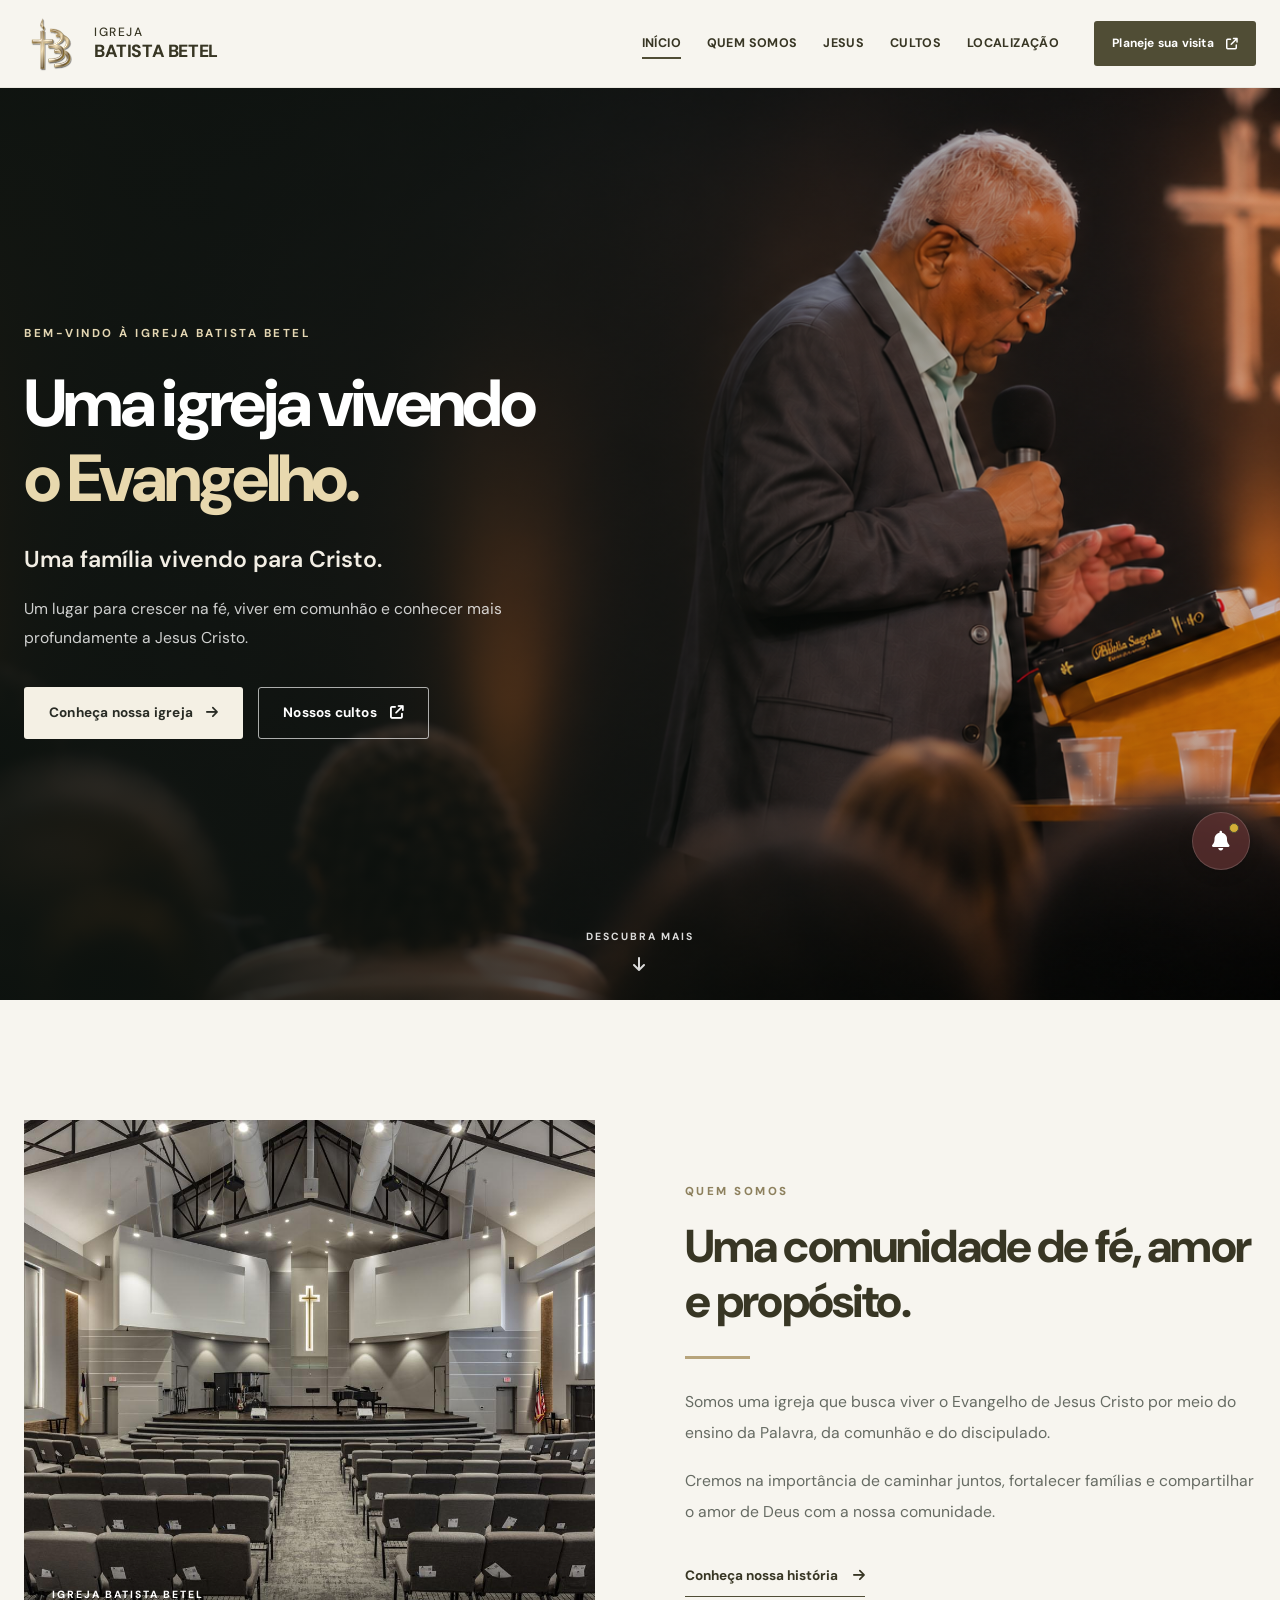
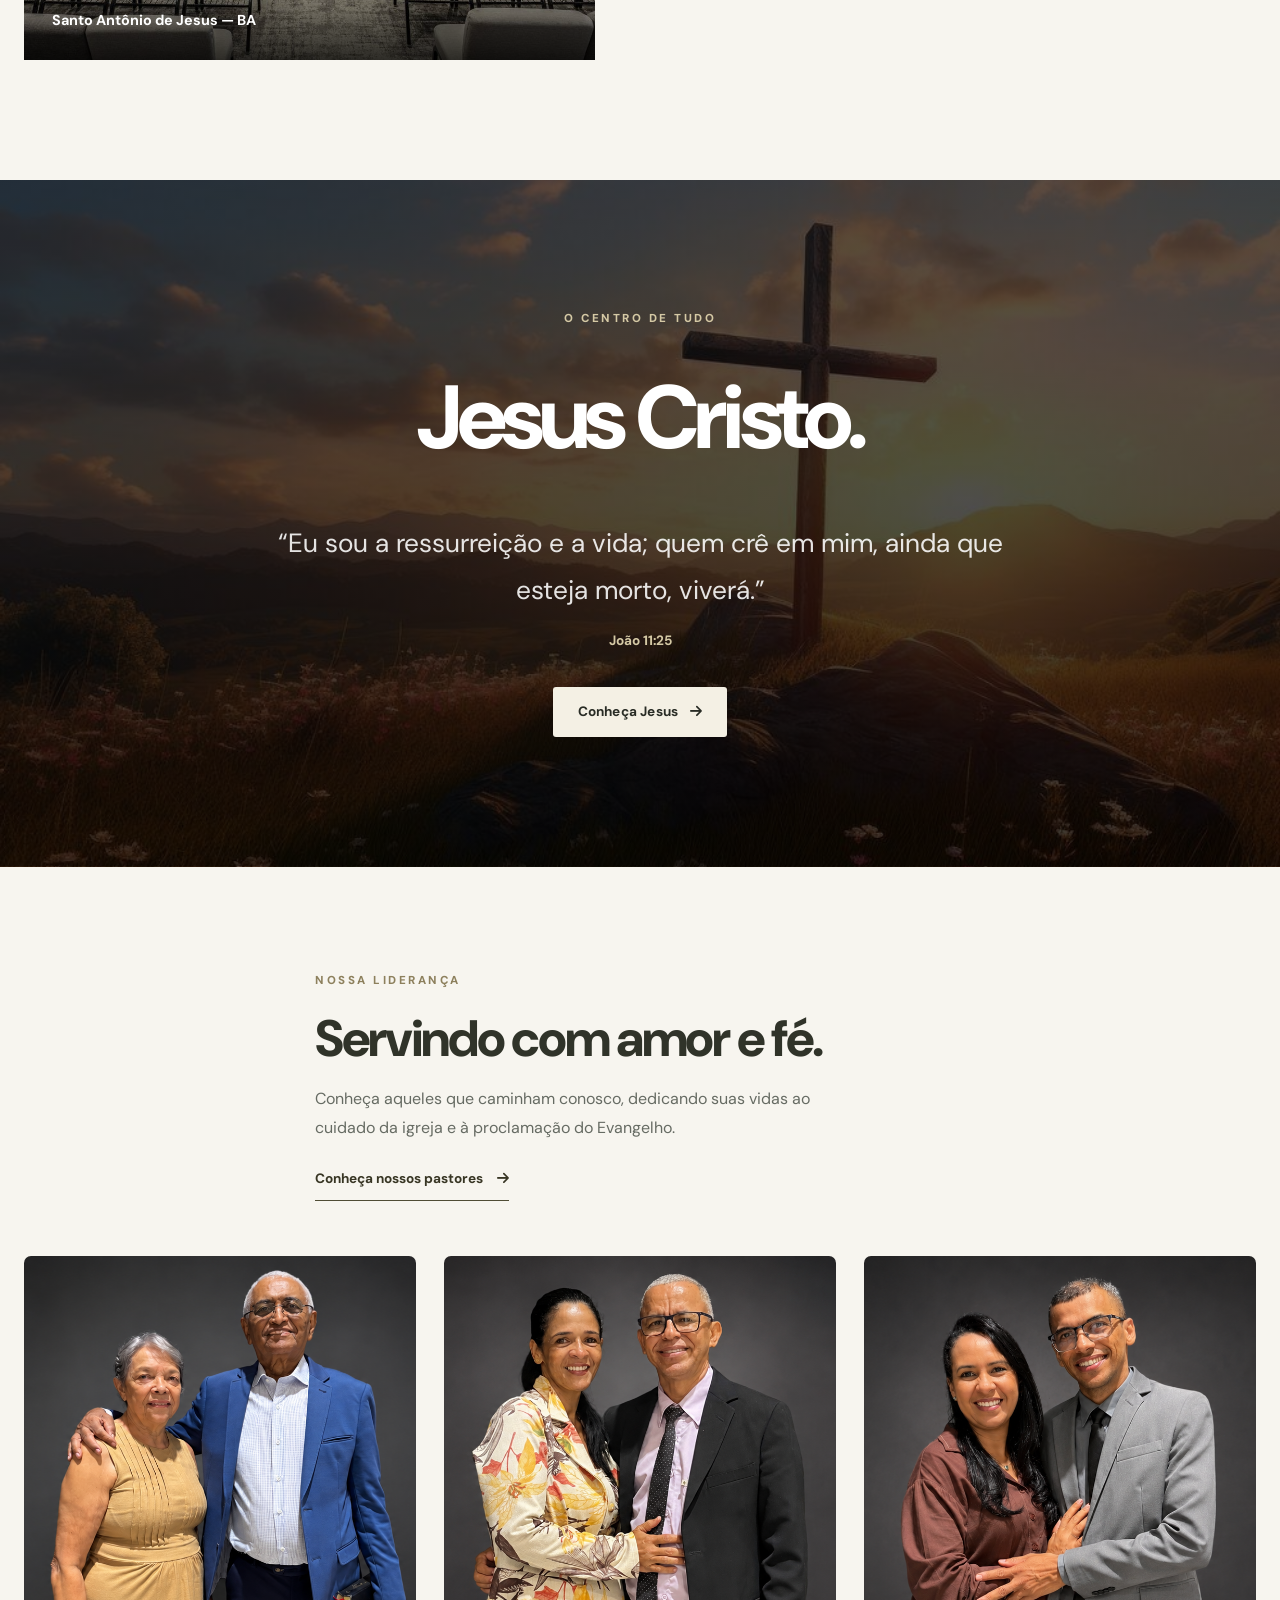
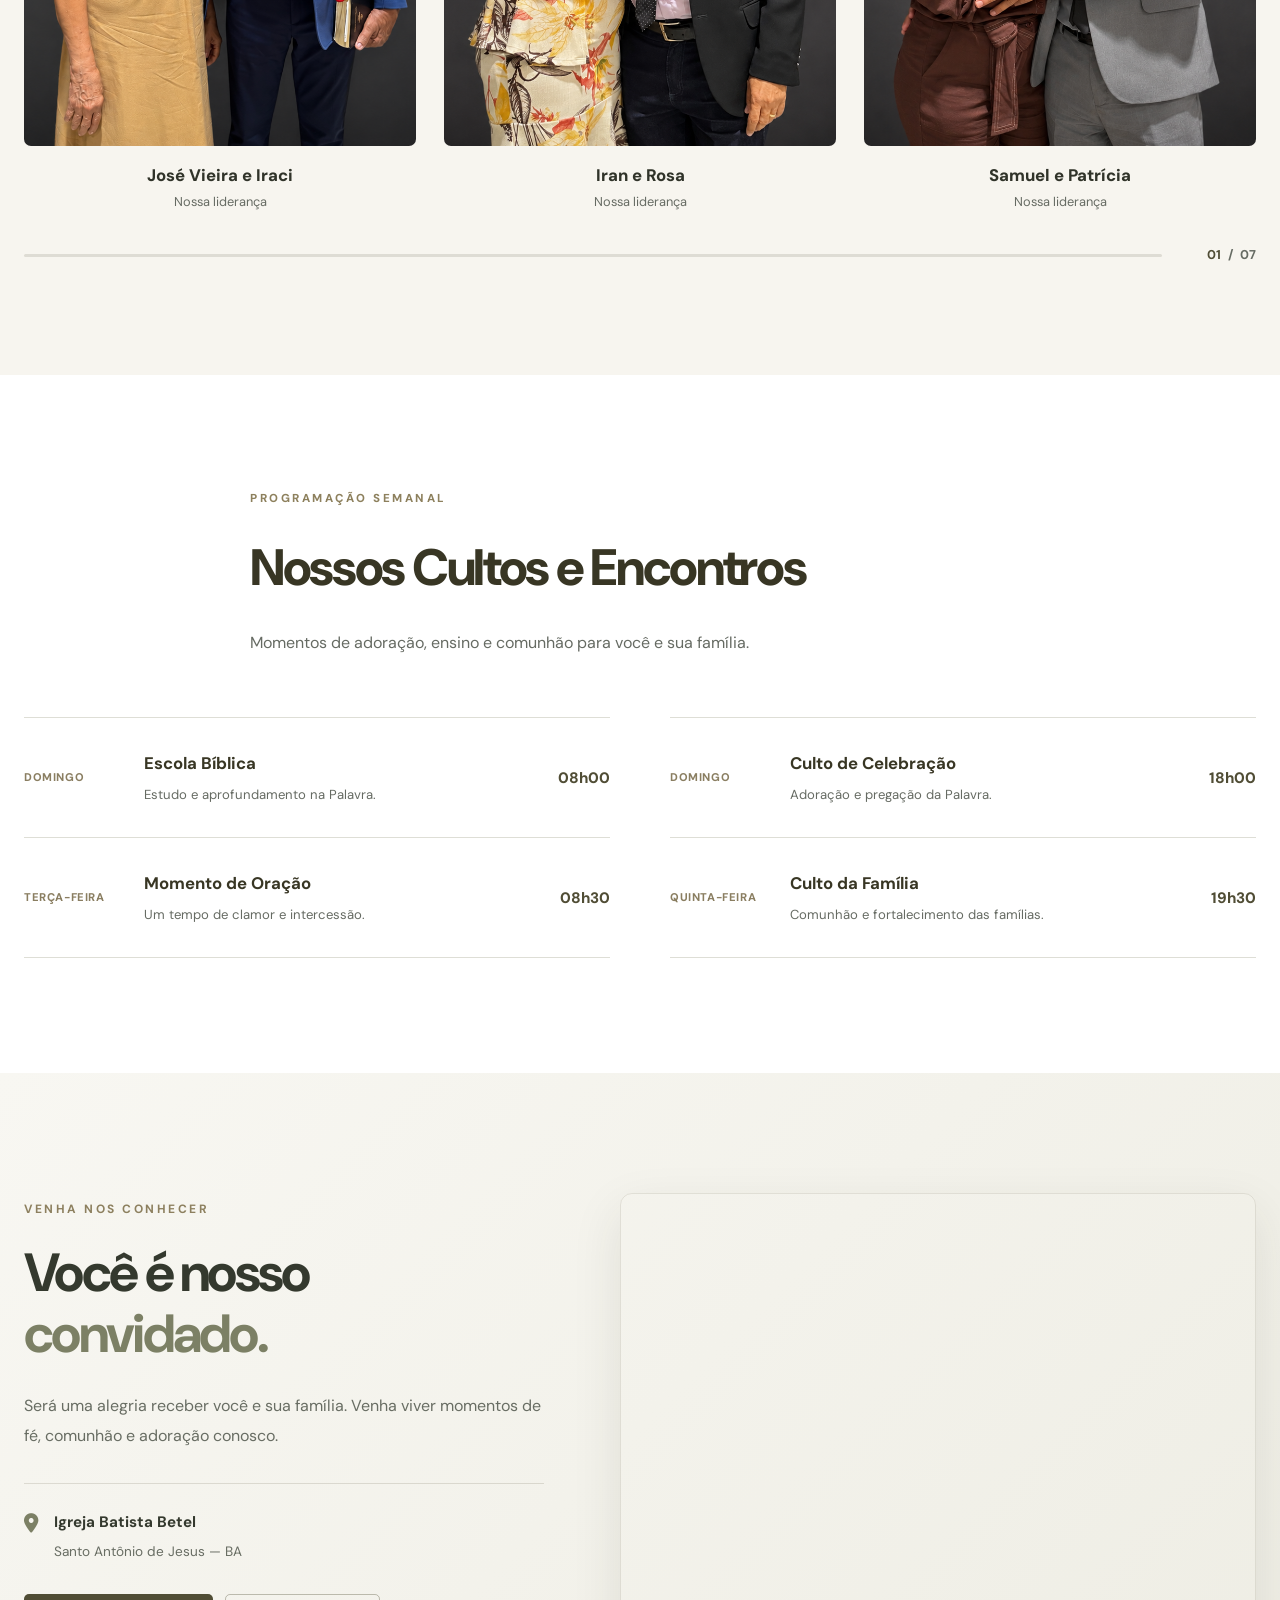
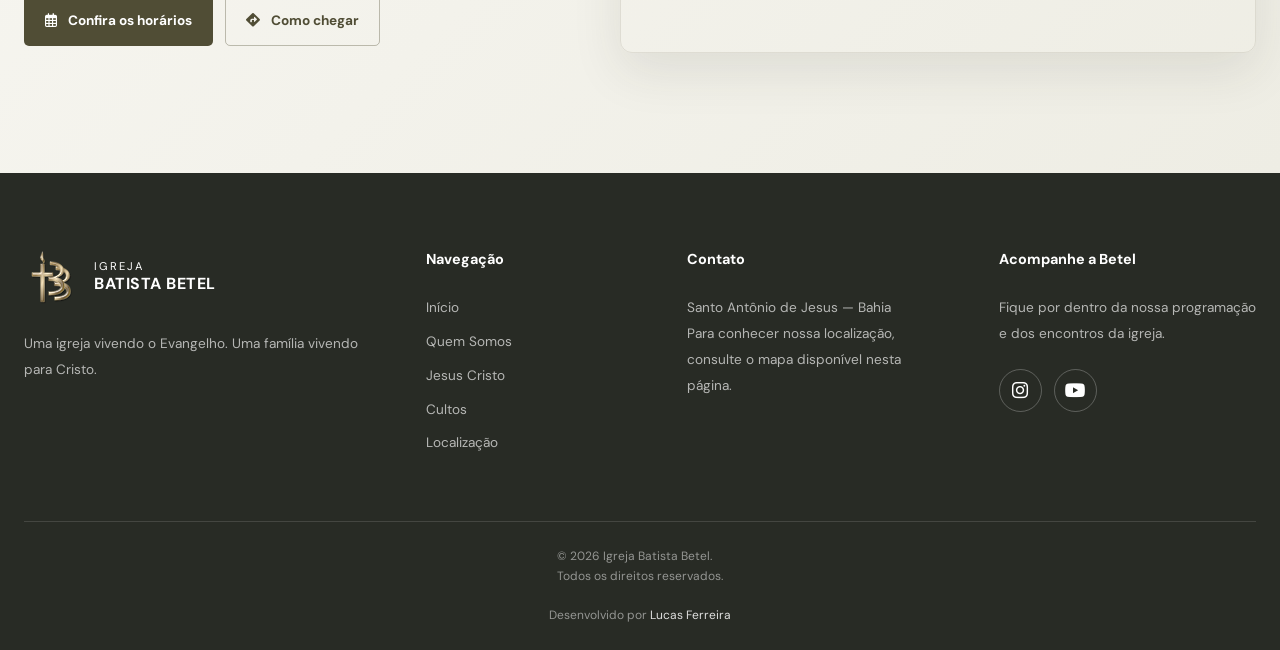
<file: index.html>
<!DOCTYPE html>
<html lang="pt-BR">

<head>
    <meta charset="UTF-8">
    <meta name="viewport" content="width=device-width, initial-scale=1.0">

    <title>Igreja Batista Betel | Santo Antônio de Jesus - BA</title>

    <meta
        name="description"
        content="Conheça a Igreja Batista Betel em Santo Antônio de Jesus, Bahia. Uma igreja vivendo o Evangelho, uma família vivendo para Cristo."
    >

    <meta name="theme-color" content="#f7f5ef">

    <!-- FONTES -->
    <link rel="preconnect" href="https://fonts.googleapis.com">
    <link rel="preconnect" href="https://fonts.gstatic.com" crossorigin>
    <link href="https://fonts.googleapis.com/css2?family=DM+Sans:ital,opsz,wght@0,9..40,100..1000;1,9..40,100..1000&display=swap" rel="stylesheet">

    <link
        href="https://fonts.googleapis.com/css2?family=Open+Sans:wght@400;500;600;700;800&display=swap"
        rel="stylesheet"
    >

    <!-- FONT AWESOME -->
    <link
        rel="stylesheet"
        href="https://cdnjs.cloudflare.com/ajax/libs/font-awesome/6.7.2/css/all.min.css"
    >

    <!-- ESTILOS -->
    <link rel="stylesheet" href="assets/css/global.css">
    <link rel="stylesheet" href="assets/css/home.css">

    <!-- SCRIPT GLOBAL -->
    <script src="javaScript/global.js" defer></script>

    <!-- SWIPER CSS -->
    <link
    rel="stylesheet"
    href="https://cdn.jsdelivr.net/npm/swiper@11/swiper-bundle.min.css"
    >
</head>

<body>

    <!-- ==========================================
         HEADER GLOBAL
    =========================================== -->

    <header id="header" class="site-header">

        <div class="container header-container">

            <!-- LOGO -->
            <a
                href="index.html"
                class="logo"
                aria-label="Igreja Batista Betel - Página inicial"
            >

                <img
                    src="assets/images/logo_betel.svg"
                    alt=""
                    class="logo-img"
                    width="58"
                    height="58"
                >

                <span class="logo-texto">
                    <span>Igreja</span>
                    <strong>Batista Betel</strong>
                </span>

            </a>


            <!-- NAVEGAÇÃO -->
            <nav
                id="menu-principal"
                class="menu-principal"
                aria-label="Navegação principal"
            >

                <ul class="menu-lista">

                    <li>
                        <a href="index.html" class="active" aria-current="page">
                            Início
                        </a>
                    </li>

                    <li>
                        <a href="#quem-somos">
                            Quem Somos
                        </a>
                    </li>

                    <li>
                        <a href="#jesus">
                            Jesus
                        </a>
                    </li>

                    <li>
                        <a href="#cultos">
                            Cultos
                        </a>
                    </li>

                    <li>
                        <a href="#localizacao">
                            Localização
                        </a>
                    </li>

                </ul>

                <a href="#localizacao" class="btn btn-header">
                    Planeje sua visita
                    <i class="fa-solid fa-arrow-up-right-from-square"
                       aria-hidden="true"></i>
                </a>

            </nav>


            <!-- MENU MOBILE -->
            <button
    id="menu-toggle"
    class="menu-toggle"
    type="button"
    aria-label="Abrir menu"
    aria-controls="menu-principal"
    aria-expanded="false"
>
    <span class="menu-icon" aria-hidden="true">
        <span class="menu-line"></span>
        <span class="menu-line"></span>
        <span class="menu-line"></span>
    </span>
            </button>

        </div>


        <!-- ==========================================
            BARRA DE PROGRESSO DA PÁGINA
        ========================================== -->

        <div
            class="scroll-progress"
            aria-hidden="true"
        >
            <div
                class="scroll-progress-bar"
                id="scrollProgressBar"
            ></div>
        </div>


    </header>


    <!-- ==========================================
         CONTEÚDO PRINCIPAL
    =========================================== -->

    <main id="conteudo-principal">


        
    <!-- ==========================================
        HERO — IGREJA BATISTA BETEL
    =========================================== -->

    <section id="home" class="hero">

        <!-- IMAGEM DE FUNDO -->
        <div class="hero-background" aria-hidden="true"></div>

        <!-- CONTEÚDO -->
        <div class="hero-container">

            <div class="hero-conteudo">

                <span class="hero-etiqueta">
                    BEM-VINDO À IGREJA BATISTA BETEL
                </span>

                <h1>
                Uma igreja vivendo
                <span class="hero-paint" data-text="o Evangelho.">
                    o Evangelho.
                </span>
                </h1>

                <p class="hero-subtitulo">
                    Uma família vivendo para Cristo.
                </p>

                <p class="hero-descricao">
                    Um lugar para crescer na fé,
                    viver em comunhão e conhecer
                    mais profundamente a Jesus Cristo.
                </p>

                <div class="hero-acoes">

                    <a href="#quem-somos" class="btn btn-claro">
                        Conheça nossa igreja
                        <i class="fa-solid fa-arrow-right"
                        aria-hidden="true"></i>
                    </a>

                    <a href="#cultos" class="btn btn-contorno">
                        Nossos cultos
                        <i class="fa-solid fa-arrow-up-right-from-square"
                        aria-hidden="true"></i>
                    </a>

                </div>

            </div>

        </div>

        <!-- INDICADOR DE ROLAGEM -->
        <a
            href="#quem-somos"
            class="hero-scroll"
            aria-label="Ir para a seção Quem Somos"
        >
            <span>DESCUBRA MAIS</span>

            <i class="fa-solid fa-arrow-down"
            aria-hidden="true"></i>
        </a>

    </section>



        <!-- ======================================
             02. QUEM SOMOS
        ======================================= -->

        <section id="quem-somos" class="institucional-section">

            <div class="container institucional-grid">

                <div class="institucional-imagem scroll-reveal" >

                    <img
                        src="assets/images/centroIGRJ.jpg"
                        alt="Igreja Batista Betel em Santo Antônio de Jesus"
                        loading="lazy"
                        width="720"
                        height="540"
                    >

                    <div class="institucional-imagem-legenda">
                        <span>IGREJA BATISTA BETEL</span>
                        <strong>Santo Antônio de Jesus — BA</strong>
                    </div>

                </div>


                <div class="institucional-conteudo scroll-reveal">

                    <span class="section-etiqueta">
                        QUEM SOMOS
                    </span>

                    <h2>
                        Uma comunidade de fé,
                        amor e propósito.
                    </h2>

                    <div class="section-linha"></div>

                    <p>
                        Somos uma igreja que busca viver o Evangelho
                        de Jesus Cristo por meio do ensino da Palavra,
                        da comunhão e do discipulado.
                    </p>

                    <p>
                        Cremos na importância de caminhar juntos,
                        fortalecer famílias e compartilhar o amor
                        de Deus com a nossa comunidade.
                    </p>

                    <a href="nossa-historia.html" class="link-institucional">
                        Conheça nossa história
                        <i class="fa-solid fa-arrow-right"
                           aria-hidden="true"></i>
                    </a>

                </div>

            </div>

        </section>


        <!-- ======================================
             03. JESUS
        ======================================= -->

        <section id="jesus" class="mensagem-section ">

            <div class="container mensagem-conteudo scroll-reveal">

                <span class="section-etiqueta">
                    O CENTRO DE TUDO
                </span>

                <h2>Jesus Cristo.</h2>

                <p class="mensagem-versiculo">
                    “Eu sou a ressurreição e a vida;
                    quem crê em mim, ainda que esteja morto, viverá.”
                </p>

                <span class="mensagem-referencia">
                    João 11:25
                </span>

                <a href="jesus.html" class="btn btn-claro">
                    Conheça Jesus
                    <i class="fa-solid fa-arrow-right"
                       aria-hidden="true"></i>
                </a>

            </div>

        </section>



        
        
        <!-- ==========================================
            03.5 NOSSOS PASTORES
        ========================================== -->

        <section id="pastores" class="pastores-section">

            <div class="container">

                <!-- CABEÇALHO -->

                <div class="pastores-header pop-out">

                    <span class="section-etiqueta">
                        NOSSA LIDERANÇA
                    </span>

                    <h2>Servindo com amor e fé.</h2>

                    <p>
                        Conheça aqueles que caminham conosco,
                        dedicando suas vidas ao cuidado da igreja
                        e à proclamação do Evangelho.
                    </p>

                    <a href="pastores.html" class="link-institucional">
                        Conheça nossos pastores

                        <i
                            class="fa-solid fa-arrow-right"
                            aria-hidden="true"
                        ></i>
                    </a>

                </div>


                <!-- CARROSSEL -->

                <div class="pastores-carrossel pop-out">

                    <div class="swiper pastores-swiper">

                        <div class="swiper-wrapper">

                            <!-- PASTOR 01 -->

                            <div class="swiper-slide">

                                <article class="pastor-card">

                                    <div class="pastor-imagem">
                                        <img
                                            src="assets/images/pastor_jose_vieira.png"
                                            alt="José Vieira e Iraci"
                                            loading="lazy"
                                            decoding="async"
                                        >
                                    </div>

                                    <div class="pastor-info">
                                        <h3>José Vieira e Iraci</h3>
                                        <span>Nossa liderança</span>
                                    </div>

                                </article>

                            </div>


                            <!-- PASTOR 02 -->

                            <div class="swiper-slide">

                                <article class="pastor-card">

                                    <div class="pastor-imagem">
                                        <img
                                            src="assets/images/pastor_iran.png"
                                            alt="Iran e Rosa"
                                            loading="lazy"
                                            decoding="async"
                                        >
                                    </div>

                                    <div class="pastor-info">
                                        <h3>Iran e Rosa</h3>
                                        <span>Nossa liderança</span>
                                    </div>

                                </article>

                            </div>


                            <!-- PASTOR 03 -->

                            <div class="swiper-slide">

                                <article class="pastor-card">

                                    <div class="pastor-imagem">
                                        <img
                                            src="assets/images/pastor_samuel.png"
                                            alt="Samuel e Patrícia"
                                            loading="lazy"
                                            decoding="async"
                                        >
                                    </div>

                                    <div class="pastor-info">
                                        <h3>Samuel e Patrícia</h3>
                                        <span>Nossa liderança</span>
                                    </div>

                                </article>

                            </div>


                            <!-- PASTOR 04 -->

                            <div class="swiper-slide">

                                <article class="pastor-card">

                                    <div class="pastor-imagem">
                                        <!-- FOTO PROVISÓRIA -->
                                        <img
                                            src="assets/images/pastor_jose_vieira.png"
                                            alt="Fotografia provisória da liderança"
                                            loading="lazy"
                                            decoding="async"
                                        >
                                    </div>

                                    <div class="pastor-info">
                                        <h3>Neilton e Penha</h3>
                                        <span>Nossa liderança</span>
                                    </div>

                                </article>

                            </div>


                            <!-- PASTOR 05 -->

                            <div class="swiper-slide">

                                <article class="pastor-card">

                                    <div class="pastor-imagem">
                                        <img
                                            src="assets/images/pastor_alan.png"
                                            alt="Alan e Damares"
                                            loading="lazy"
                                            decoding="async"
                                        >
                                    </div>

                                    <div class="pastor-info">
                                        <h3>Alan e Damares</h3>
                                        <span>Nossa liderança</span>
                                    </div>

                                </article>

                            </div>


                            <!-- PASTOR 06 -->

                            <div class="swiper-slide">

                                <article class="pastor-card">

                                    <div class="pastor-imagem">
                                        <img
                                            src="assets/images/pastor_nei.png"
                                            alt="Nei e Marina"
                                            loading="lazy"
                                            decoding="async"
                                        >
                                    </div>

                                    <div class="pastor-info">
                                        <h3>Nei e Marina</h3>
                                        <span>Nossa liderança</span>
                                    </div>

                                </article>

                            </div>


                            <!-- PASTOR 07 -->

                            <div class="swiper-slide">

                                <article class="pastor-card">

                                    <div class="pastor-imagem">
                                        <img
                                            src="assets/images/pastor_daniel.png"
                                            alt="Daniel e Ane"
                                            loading="lazy"
                                            decoding="async"
                                        >
                                    </div>

                                    <div class="pastor-info">
                                        <h3>Daniel e Ane</h3>
                                        <span>Nossa liderança</span>
                                    </div>

                                </article>

                            </div>

                        </div>

                    </div>


                    <!-- SETAS DESKTOP -->

                    <button
                        class="pastores-prev"
                        type="button"
                        aria-label="Pastor anterior"
                    >
                        <i
                            class="fa-solid fa-arrow-left"
                            aria-hidden="true"
                        ></i>
                    </button>

                    <button
                        class="pastores-next"
                        type="button"
                        aria-label="Próximo pastor"
                    >
                        <i
                            class="fa-solid fa-arrow-right"
                            aria-hidden="true"
                        ></i>
                    </button>


                    <!-- PROGRESSO -->

                    <div class="pastores-controles">

                        <div
                            class="pastores-progresso"
                            aria-hidden="true"
                        >
                            <span class="pastores-progresso-barra"></span>
                        </div>

                        <div class="pastores-contador">
                            <span class="pastores-atual">01</span>
                            <span class="pastores-separador">/</span>
                            <span class="pastores-total">07</span>
                        </div>

                    </div>

                </div>

            </div>

        </section>





        <!-- ======================================
             04. PROGRAMAÇÃO
        ======================================= -->

        <section id="cultos" class="programacao-section">

            <div class="container">

                <div class="section-cabecalho scroll-reveal">

                    <span class="section-etiqueta">
                        PROGRAMAÇÃO SEMANAL
                    </span>

                    <h2>Nossos Cultos e Encontros</h2>

                    <p>
                        Momentos de adoração, ensino e comunhão
                        para você e sua família.
                    </p>

                </div>


                <div class="programacao-grid">

                    <article class="programacao-item scroll-reveal">

                        <span class="programacao-dia">DOMINGO</span>

                        <div class="programacao-informacoes">
                            <h3>Escola Bíblica</h3>
                            <p>Estudo e aprofundamento na Palavra.</p>
                        </div>

                        <span class="programacao-hora">08h00</span>

                    </article>


                    <article class="programacao-item scroll-reveal">

                        <span class="programacao-dia">DOMINGO</span>

                        <div class="programacao-informacoes">
                            <h3>Culto de Celebração</h3>
                            <p>Adoração e pregação da Palavra.</p>
                        </div>

                        <span class="programacao-hora">18h00</span>

                    </article>


                    <article class="programacao-item scroll-reveal">

                        <span class="programacao-dia">TERÇA-FEIRA</span>

                        <div class="programacao-informacoes">
                            <h3>Momento de Oração</h3>
                            <p>Um tempo de clamor e intercessão.</p>
                        </div>

                        <span class="programacao-hora">08h30</span>

                    </article>


                    <article class="programacao-item scroll-reveal">

                        <span class="programacao-dia">QUINTA-FEIRA</span>

                        <div class="programacao-informacoes">
                            <h3>Culto da Família</h3>
                            <p>Comunhão e fortalecimento das famílias.</p>
                        </div>

                        <span class="programacao-hora">19h30</span>

                    </article>

                </div>

            </div>

        </section>


        <!-- ======================================
             05. LOCALIZAÇÃO
        ======================================= -->

        
<!-- 05. LOCALIZAÇÃO -->

    <section id="localizacao" class="visita-section">

        <div class="container visita-grid">

            <!-- TEXTO -->
            <div class="visita-conteudo">

                <span class="visita-etiqueta">
                    VENHA NOS CONHECER
                </span>

                <h2>
                    Você é nosso
                    <span>convidado.</span>
                </h2>

                <p class="visita-descricao">
                    Será uma alegria receber você e sua família.
                    Venha viver momentos de fé, comunhão e
                    adoração conosco.
                </p>

                <div class="visita-endereco">
                    <i class="fa-solid fa-location-dot"
                    aria-hidden="true"></i>

                    <div>
                        <strong>Igreja Batista Betel</strong>
                        <span>Santo Antônio de Jesus — BA</span>
                    </div>
                </div>

                <div class="visita-acoes">

                    <a href="#cultos" class="visita-btn visita-btn-principal">
                        <i class="fa-regular fa-calendar-days"
                        aria-hidden="true"></i>
                        Confira os horários
                    </a>

                    <a
                        href="https://www.google.com/maps/search/?api=1&query=Igreja+Batista+Betel+Rua+Isaias+Silva+Moura+128+Santo+Antonio+de+Jesus+BA"
                        target="_blank"
                        rel="noopener noreferrer"
                        class="visita-btn visita-btn-secundario"
                    >
                        <i class="fa-solid fa-diamond-turn-right"
                        aria-hidden="true"></i>
                        Como chegar
                    </a>

                </div>

            </div>

            <!-- MAPA -->
            <div class="visita-mapa">

                <iframe
                    title="Localização da Igreja Batista Betel"
                    src="https://www.google.com/maps?q=Rua%20Isaias%20Silva%20Moura%20128%2C%20Santo%20Antonio%20de%20Jesus%2C%20BA&output=embed"
                    loading="lazy"
                    referrerpolicy="no-referrer-when-downgrade"
                    allowfullscreen>
                </iframe>

            </div>

        </div>

    </section>


    </main>


    <!-- ==========================================
         FOOTER GLOBAL
    =========================================== -->

    <footer id="footer" class="site-footer">

        <div class="container">

            <div class="footer-grid">

                <!-- INSTITUCIONAL -->
                <div class="footer-coluna footer-sobre">

                    <a href="index.html" class="footer-logo">
                        <img
                            src="assets/images/logo_betel.svg"
                            alt=""
                            width="58"
                            height="58"
                        >

                        <span>
                            <small>IGREJA</small>
                            <strong>BATISTA BETEL</strong>
                        </span>
                    </a>

                    <p>
                        Uma igreja vivendo o Evangelho.
                        Uma família vivendo para Cristo.
                    </p>

                </div>


                <!-- NAVEGAÇÃO -->
                <div class="footer-coluna">

                    <h3>Navegação</h3>

                    <ul>
                        <li><a href="index.html">Início</a></li>
                        <li><a href="#quem-somos">Quem Somos</a></li>
                        <li><a href="#jesus">Jesus Cristo</a></li>
                        <li><a href="#cultos">Cultos</a></li>
                        <li><a href="#localizacao">Localização</a></li>
                    </ul>

                </div>


                <!-- CONTATO -->
                <div class="footer-coluna">

                    <h3>Contato</h3>

                    <p>
                        Santo Antônio de Jesus — Bahia
                    </p>

                    <p>
                        Para conhecer nossa localização,
                        consulte o mapa disponível nesta página.
                    </p>

                </div>


                <!-- REDES SOCIAIS -->
                <div class="footer-coluna">

                    <h3>Acompanhe a Betel</h3>

                    <p>
                        Fique por dentro da nossa programação
                        e dos encontros da igreja.
                    </p>

                    <div class="footer-redes">

                        <a
                            href="https://www.instagram.com/betelsajba/"
                            target="_blank"
                            rel="noopener noreferrer"
                            aria-label="Instagram da Igreja Batista Betel"
                        >
                            <i class="fa-brands fa-instagram"
                               aria-hidden="true"></i>
                        </a>

                        <a
                            href="https://www.youtube.com/@igrejabetelsajba7333"
                            target="_blank"
                            rel="noopener noreferrer"
                            aria-label="YouTube da Igreja Batista Betel"
                        >
                            <i class="fa-brands fa-youtube"
                               aria-hidden="true"></i>
                        </a>

                    </div>

                </div>

            </div>


            <div class="footer-inferior">

                <span>
                    © <span id="ano-atual">2026</span>
                    Igreja Batista Betel. <br/>Todos os direitos reservados.
                </span>

                <span>
                    Desenvolvido por <a href="https://www.instagram.com/" target="_blank" rel="noopener noreferrer">Lucas Ferreira</a>
                </span>
                

            </div>

        </div>

    </footer>


    <!-- ==========================================
         BOTÃO FLUTUANTE GLOBAL
    =========================================== -->

    <button
        id="btn-avisos"
        class="btn-flutuante"
        type="button"
        aria-label="Abrir avisos da igreja"
        aria-controls="modal-avisos"
        aria-expanded="false"
    >

        <i class="fa-solid fa-bell" aria-hidden="true"></i>

        <span class="aviso-notificacao" aria-hidden="true"></span>

    </button>


    <!-- ==========================================
         MODAL GLOBAL DE AVISOS
    =========================================== -->

    <div
        id="modal-avisos"
        class="modal-overlay"
        role="dialog"
        aria-modal="true"
        aria-hidden="true"
        aria-labelledby="modal-titulo"
        tabindex="-1"
        inert
    >

        <div class="modal-container">

            <div class="modal-header">

                <h2 id="modal-titulo">
                    Avisos e Informes
                </h2>

                <button
                    id="btn-fechar-modal"
                    class="modal-close"
                    type="button"
                    aria-label="Fechar avisos"
                >
                    <i class="fa-solid fa-xmark"
                       aria-hidden="true"></i>
                </button>

            </div>


            <div class="modal-body">

                <article class="aviso-card">

                    <span class="aviso-tag">
                        PROGRAMAÇÃO
                    </span>

                    <h3>Culto de Celebração</h3>

                    <p>
                        Aos domingos, às 18h.
                        Venha adorar ao Senhor conosco.
                    </p>

                </article>


                <article class="aviso-card">

                    <span class="aviso-tag">
                        COMUNHÃO
                    </span>

                    <h3>Culto da Família</h3>

                    <p>
                        Às quintas-feiras, às 19h30.
                        Um momento de comunhão e edificação.
                    </p>

                </article>

            </div>


            <div class="modal-footer">

                <button
                    id="btn-entendi"
                    class="btn btn-modal"
                    type="button"
                >
                    Entendido
                </button>

            </div>

        </div>

    </div>

    <!-- SWIPER JS -->
    <script src="https://cdn.jsdelivr.net/npm/swiper@11/swiper-bundle.min.js"></script>
</body>
</html>
</file>
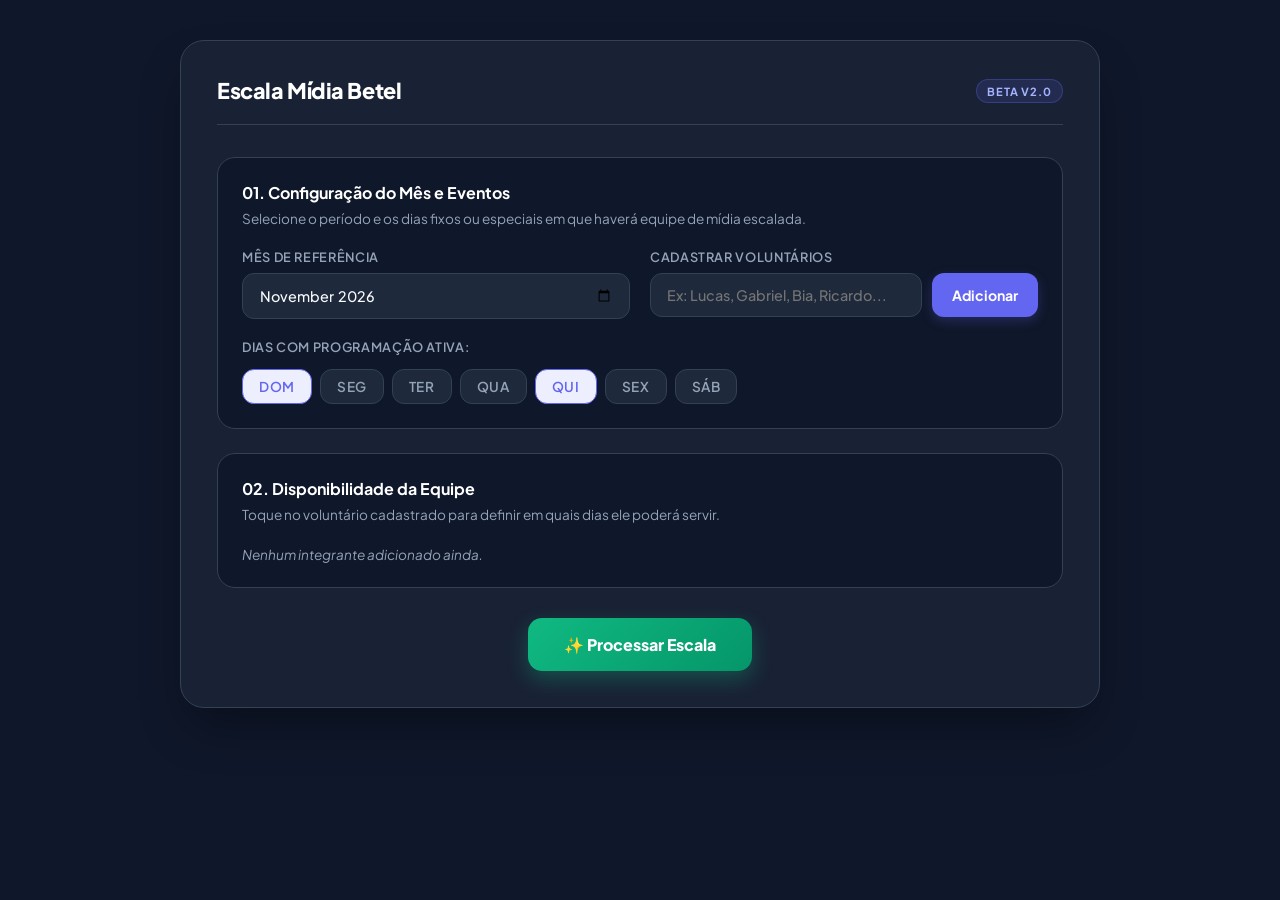
<file: escalas.html>
<!DOCTYPE html>
<html lang="pt-BR">
<head>
  <meta charset="UTF-8">
  <meta name="viewport" content="width=device-width, initial-scale=1.0">
  <title>Escala Mídia — Beta</title>
  <link rel="preconnect" href="https://fonts.googleapis.com">
  <link rel="preconnect" href="https://fonts.gstatic.com" crossorigin>
  <link href="https://fonts.googleapis.com/css2?family=Plus+Jakarta+Sans:wght@400;500;600;700;800&display=swap" rel="stylesheet">
  <style>
    :root {
      --brand: #6366f1;
      --brand-hover: #4f46e5;
      --brand-soft: #eeeffe;
      --bg-app: #0f172a;
      --surface: #1e293b;
      --surface-card: #0f172a;
      --surface-hover: #334155;
      --border: #334155;
      --border-light: #475569;
      --text-main: #f8fafc;
      --text-muted: #94a3b8;
      --accent-slide: #38bdf8;
      --accent-live: #f43f5e;
      --success: #10b981;
    }

    * {
      box-sizing: border-box;
      margin: 0;
      padding: 0;
    }

    body {
      font-family: 'Plus Jakarta Sans', sans-serif;
      background-color: var(--bg-app);
      color: var(--text-main);
      padding: 40px 20px;
      min-height: 100vh;
      display: flex;
      justify-content: center;
      align-items: flex-start;
      -webkit-font-smoothing: antialiased;
    }

    .app-window {
      width: 100%;
      max-width: 920px;
      background: rgba(30, 41, 59, 0.7);
      backdrop-filter: blur(16px);
      border: 1px solid var(--border);
      border-radius: 24px;
      padding: 36px;
      box-shadow: 0 25px 50px -12px rgba(0, 0, 0, 0.4);
    }

    /* Header */
    .app-header {
      display: flex;
      align-items: center;
      justify-content: space-between;
      margin-bottom: 32px;
      padding-bottom: 20px;
      border-bottom: 1px solid var(--border);
    }

    .logo-area {
      display: flex;
      align-items: center;
      gap: 12px;
    }

    .logo-icon {
      width: 40px;
      height: 40px;
      background: linear-gradient(135deg, var(--brand), #a855f7);
      border-radius: 12px;
      display: flex;
      align-items: center;
      justify-content: center;
      font-size: 1.2rem;
      box-shadow: 0 8px 16px rgba(99, 102, 241, 0.3);
    }

    h1 {
      font-size: 1.35rem;
      font-weight: 800;
      letter-spacing: -0.02em;
      color: #ffffff;
    }

    .badge-beta {
      background: rgba(99, 102, 241, 0.15);
      color: #a5b4fc;
      border: 1px solid rgba(99, 102, 241, 0.3);
      font-size: 0.7rem;
      font-weight: 700;
      padding: 4px 10px;
      border-radius: 99px;
      text-transform: uppercase;
      letter-spacing: 0.08em;
    }

    /* Sections / Steps */
    .step-card {
      background: var(--surface-card);
      border: 1px solid var(--border);
      border-radius: 18px;
      padding: 24px;
      margin-bottom: 24px;
      transition: border-color 0.2s;
    }

    .step-card:focus-within {
      border-color: var(--brand);
    }

    .step-title {
      font-size: 1rem;
      font-weight: 700;
      color: #ffffff;
      margin-bottom: 6px;
      display: flex;
      align-items: center;
      gap: 8px;
    }

    .step-desc {
      font-size: 0.85rem;
      color: var(--text-muted);
      margin-bottom: 20px;
      line-height: 1.5;
    }

    .form-row {
      display: grid;
      grid-template-columns: 1fr 1fr;
      gap: 20px;
    }

    @media (max-width: 768px) {
      .form-row { grid-template-columns: 1fr; }
      .app-window { padding: 20px; }
    }

    .field-group {
      display: flex;
      flex-direction: column;
      gap: 8px;
    }

    label {
      font-size: 0.8rem;
      font-weight: 600;
      color: var(--text-muted);
      text-transform: uppercase;
      letter-spacing: 0.05em;
    }

    input[type="month"], input[type="text"] {
      width: 100%;
      background: var(--surface);
      border: 1px solid var(--border);
      color: var(--text-main);
      padding: 12px 16px;
      border-radius: 12px;
      font-family: inherit;
      font-size: 0.9rem;
      font-weight: 500;
      outline: none;
      transition: all 0.2s;
    }

    input[type="month"]:focus, input[type="text"]:focus {
      border-color: var(--brand);
      box-shadow: 0 0 0 4px rgba(99, 102, 241, 0.15);
    }

    .btn-input-wrapper {
      display: flex;
      gap: 10px;
    }

    .btn-primary {
      background: var(--brand);
      color: #ffffff;
      border: none;
      padding: 0 20px;
      border-radius: 12px;
      font-family: inherit;
      font-size: 0.88rem;
      font-weight: 700;
      cursor: pointer;
      white-space: nowrap;
      transition: all 0.2s;
      box-shadow: 0 4px 12px rgba(99, 102, 241, 0.25);
    }

    .btn-primary:hover {
      background: var(--brand-hover);
      transform: translateY(-1px);
    }

    /* Checkbox Pills */
    .pills-group {
      display: flex;
      flex-wrap: wrap;
      gap: 8px;
      margin-top: 6px;
    }

    .pill-item input {
      display: none;
    }

    .pill-item span {
      display: inline-block;
      padding: 8px 16px;
      background: var(--surface);
      border: 1px solid var(--border);
      border-radius: 12px;
      font-size: 0.85rem;
      font-weight: 600;
      color: var(--text-muted);
      cursor: pointer;
      user-select: none;
      transition: all 0.2s;
    }

    .pill-item input:checked + span {
      background: var(--brand-soft);
      border-color: var(--brand);
      color: var(--brand);
    }

    /* Voluntários Cards Grid */
    .voluntarios-grid {
      display: flex;
      flex-wrap: wrap;
      gap: 12px;
    }

    .vol-card {
      background: var(--surface);
      border: 1px solid var(--border);
      padding: 12px 18px;
      border-radius: 14px;
      cursor: pointer;
      font-size: 0.9rem;
      font-weight: 600;
      display: flex;
      align-items: center;
      gap: 10px;
      transition: all 0.2s;
    }

    .vol-card:hover {
      border-color: var(--brand);
      transform: translateY(-2px);
      box-shadow: 0 8px 16px rgba(0,0,0,0.3);
    }

    .vol-badge {
      background: rgba(255, 255, 255, 0.08);
      color: #a5b4fc;
      font-size: 0.72rem;
      font-weight: 700;
      padding: 3px 8px;
      border-radius: 20px;
    }

    .empty-state {
      font-size: 0.85rem;
      color: var(--text-muted);
      font-style: italic;
    }

    /* Actions */
    .action-row {
      text-align: center;
      margin-top: 30px;
    }

    .btn-submit {
      background: linear-gradient(135deg, #10b981, #059669);
      color: #ffffff;
      border: none;
      padding: 16px 36px;
      border-radius: 14px;
      font-family: inherit;
      font-size: 1rem;
      font-weight: 800;
      cursor: pointer;
      box-shadow: 0 8px 20px rgba(16, 185, 129, 0.3);
      transition: all 0.2s;
    }

    .btn-submit:hover {
      transform: translateY(-2px);
      box-shadow: 0 12px 24px rgba(16, 185, 129, 0.4);
    }

    /* Modais */
    .modal-backdrop {
      position: fixed;
      inset: 0;
      background: rgba(15, 23, 42, 0.8);
      backdrop-filter: blur(8px);
      display: flex;
      align-items: center;
      justify-content: center;
      opacity: 0;
      pointer-events: none;
      transition: all 0.25s ease;
      z-index: 1000;
    }

    .modal-backdrop.active {
      opacity: 1;
      pointer-events: auto;
    }

    .modal-box {
      background: var(--surface);
      border: 1px solid var(--border);
      border-radius: 20px;
      padding: 32px;
      width: 100%;
      max-width: 480px;
      box-shadow: 0 25px 50px -12px rgba(0, 0, 0, 0.5);
    }

    .modal-box.sm { max-width: 360px; }

    .modal-head {
      display: flex;
      justify-content: space-between;
      align-items: center;
      margin-bottom: 8px;
    }

    .modal-head h3 {
      font-size: 1.15rem;
      font-weight: 700;
      color: #ffffff;
    }

    .close-btn {
      background: none;
      border: none;
      color: var(--text-muted);
      font-size: 1.5rem;
      cursor: pointer;
    }

    .grid-days {
      display: grid;
      grid-template-columns: repeat(7, 1fr);
      gap: 6px;
      margin-top: 16px;
    }

    .day-col-head {
      text-align: center;
      font-size: 0.7rem;
      font-weight: 700;
      color: var(--text-muted);
      text-transform: uppercase;
      margin-bottom: 6px;
    }

    .day-cell {
      background: var(--surface-card);
      border: 1px solid var(--border);
      border-radius: 10px;
      min-height: 52px;
      padding: 6px;
      font-size: 0.8rem;
      font-weight: 600;
      cursor: not-allowed;
      opacity: 0.25;
      display: flex;
      flex-direction: column;
      justify-content: space-between;
      transition: all 0.15s;
    }

    .day-cell.active-event {
      opacity: 1;
      cursor: pointer;
      border-color: var(--border-light);
    }

    .day-cell.active-event:hover {
      border-color: var(--brand);
      background: rgba(99, 102, 241, 0.1);
    }

    .day-cell.selected {
      background: var(--brand-soft) !important;
      border-color: var(--brand) !important;
      color: var(--brand);
    }

    .shift-tag {
      font-size: 0.6rem;
      font-weight: 700;
      background: var(--brand);
      color: #ffffff;
      padding: 2px 4px;
      border-radius: 4px;
      text-align: center;
    }

    /* Results Table */
    .results-area {
      margin-top: 36px;
      padding-top: 28px;
      border-top: 1px solid var(--border);
    }

    .results-table {
      width: 100%;
      border-collapse: collapse;
      margin-top: 16px;
      background: var(--surface-card);
      border-radius: 14px;
      overflow: hidden;
      border: 1px solid var(--border);
    }

    .results-table th, .results-table td {
      padding: 14px 18px;
      text-align: left;
      font-size: 0.88rem;
      border-bottom: 1px solid var(--border);
    }

    .results-table th {
      background: rgba(255, 255, 255, 0.02);
      font-size: 0.72rem;
      font-weight: 700;
      color: var(--text-muted);
      text-transform: uppercase;
      letter-spacing: 0.05em;
    }

    .role-badge {
      display: inline-block;
      padding: 4px 10px;
      border-radius: 8px;
      font-size: 0.78rem;
      font-weight: 700;
    }

    .role-slide { background: rgba(56, 189, 248, 0.15); color: var(--accent-slide); }
    .role-live { background: rgba(244, 63, 94, 0.15); color: var(--accent-live); }

    .btn-secondary {
      background: var(--surface);
      color: var(--text-main);
      border: 1px solid var(--border);
      padding: 10px 20px;
      border-radius: 10px;
      font-family: inherit;
      font-size: 0.88rem;
      font-weight: 600;
      cursor: pointer;
      margin-top: 16px;
    }

    /* ============================================== */
    /*   Regras de Impressão (Apenas a Escala)       */
    /* ============================================== */
    @media print {
      body {
        background: #ffffff !important;
        color: #000000 !important;
        padding: 0 !important;
      }

      .app-window {
        background: #ffffff !important;
        border: none !important;
        box-shadow: none !important;
        padding: 0 !important;
        max-width: 100% !important;
      }

      .app-header,
      .step-card,
      .action-row,
      .btn-secondary,
      .modal-backdrop {
        display: none !important;
      }

      .results-area {
        display: block !important;
        margin-top: 0 !important;
        padding-top: 0 !important;
        border-top: none !important;
      }

      .results-table {
        width: 100% !important;
        border: 1px solid #cbd5e1 !important;
        color: #000000 !important;
        background: #ffffff !important;
      }

      .results-table th, 
      .results-table td {
        border-bottom: 1px solid #cbd5e1 !important;
        color: #000000 !important;
        padding: 10px 12px !important;
      }

      .results-table th {
        background: #f1f5f9 !important;
      }

      .role-badge {
        border: 1px solid #cbd5e1;
        -webkit-print-color-adjust: exact;
        print-color-adjust: exact;
      }
    }
  </style>
</head>
<body>

<div class="app-window">
  <!-- Header com Badge Beta -->
  <header class="app-header">
    <div class="logo-area">
      <h1>Escala Mídia Betel</h1>
    </div>
    <span class="badge-beta">Beta v2.0</span>
  </header>

  <!-- Step 1: Configurações -->
  <section class="step-card">
    <div class="step-title">01. Configuração do Mês e Eventos</div>
    <p class="step-desc">Selecione o período e os dias fixos ou especiais em que haverá equipe de mídia escalada.</p>
    
    <div class="form-row">
      <div class="field-group">
        <label for="mesAno">Mês de Referência</label>
        <input type="month" id="mesAno" value="2026-11">
      </div>
      <div class="field-group">
        <label for="inputVoluntarios">Cadastrar Voluntários</label>
        <div class="btn-input-wrapper">
          <input type="text" id="inputVoluntarios" placeholder="Ex: Lucas, Gabriel, Bia, Ricardo...">
          <button type="button" class="btn-primary" id="btnAdicionar">Adicionar</button>
        </div>
      </div>
    </div>

    <div class="field-group" style="margin-top: 20px;">
      <label>Dias com programação ativa:</label>
      <div class="pills-group">
        <label class="pill-item"><input type="checkbox" name="diasEvento" value="0" checked><span>Dom</span></label>
        <label class="pill-item"><input type="checkbox" name="diasEvento" value="1"><span>Seg</span></label>
        <label class="pill-item"><input type="checkbox" name="diasEvento" value="2"><span>Ter</span></label>
        <label class="pill-item"><input type="checkbox" name="diasEvento" value="3"><span>Qua</span></label>
        <label class="pill-item"><input type="checkbox" name="diasEvento" value="4" checked><span>Qui</span></label>
        <label class="pill-item"><input type="checkbox" name="diasEvento" value="5"><span>Sex</span></label>
        <label class="pill-item"><input type="checkbox" name="diasEvento" value="6"><span>Sáb</span></label>
      </div>
    </div>
  </section>

  <!-- Step 2: Voluntários -->
  <section class="step-card">
    <div class="step-title">02. Disponibilidade da Equipe</div>
    <p class="step-desc">Toque no voluntário cadastrado para definir em quais dias ele poderá servir.</p>
    <div id="lista-voluntarios-cards" class="voluntarios-grid">
      <p class="empty-state">Nenhum integrante adicionado ainda.</p>
    </div>
  </section>

  <!-- Botão Gerar -->
  <div class="action-row">
    <button type="button" class="btn-submit" id="btnGerarEscala">✨ Processar Escala</button>
  </div>

  <!-- Resultado -->
  <div class="results-area" id="resultado" style="display: none;">
    <div class="step-title">🚀 Escala Gerada</div>
    <div id="tabela-wrapper"></div>
    <button type="button" class="btn-secondary" id="btnImprimir">🖨️ Imprimir / Salvar PDF</button>
  </div>
</div>

<!-- Modal Calendário -->
<div id="modal-calendario" class="modal-backdrop">
  <div class="modal-box">
    <div class="modal-head">
      <h3 id="modal-titulo-voluntario">Disponibilidade</h3>
      <button type="button" class="close-btn" id="fecharModalTopo">&times;</button>
    </div>
    <p class="step-desc">Marque as datas em que a pessoa tem disponibilidade.</p>
    
    <div class="grid-days">
      <div class="day-col-head">Dom</div>
      <div class="day-col-head">Seg</div>
      <div class="day-col-head">Ter</div>
      <div class="day-col-head">Qua</div>
      <div class="day-col-head">Qui</div>
      <div class="day-col-head">Sex</div>
      <div class="day-col-head">Sáb</div>
    </div>
    <div id="grid-calendario-modal" class="grid-days"></div>

    <div style="text-align: right; margin-top: 24px;">
      <button type="button" class="btn-primary" id="concluirModal">Concluir</button>
    </div>
  </div>
</div>

<!-- Modal Turno Domingo -->
<div id="modal-turno" class="modal-backdrop" style="z-index: 1100;">
  <div class="modal-box sm">
    <div class="modal-head">
      <h3>Turnos de Domingo</h3>
    </div>
    <p class="step-desc">Escolha os horários disponíveis:</p>
    <div style="display: flex; flex-direction: column; gap: 12px; margin: 20px 0;">
      <label style="display: flex; align-items: center; gap: 10px; cursor: pointer;">
        <input type="checkbox" id="chk-manha" style="width: 18px; height: 18px; accent-color: var(--brand);"> Manhã
      </label>
      <label style="display: flex; align-items: center; gap: 10px; cursor: pointer;">
        <input type="checkbox" id="chk-noite" style="width: 18px; height: 18px; accent-color: var(--brand);"> Noite
      </label>
    </div>
    <div style="display: flex; justify-content: flex-end; gap: 10px;">
      <button type="button" class="btn-secondary" id="cancelarTurno">Cancelar</button>
      <button type="button" class="btn-primary" id="salvarTurno">Confirmar</button>
    </div>
  </div>
</div>

<script>
  let voluntarios = {};
  let voluntarioAtual = null;
  let diaSelecionadoTemp = null;

  document.addEventListener('DOMContentLoaded', () => {
    document.getElementById('btnAdicionar').addEventListener('click', adicionarVoluntarios);
    document.getElementById('btnGerarEscala').addEventListener('click', gerarEscalaFinal);
    document.getElementById('btnImprimir').addEventListener('click', () => window.print());
    document.getElementById('fecharModalTopo').addEventListener('click', fecharModal);
    document.getElementById('concluirModal').addEventListener('click', fecharModal);
    document.getElementById('salvarTurno').addEventListener('click', salvarTurnoDomingo);
    document.getElementById('cancelarTurno').addEventListener('click', fecharModalTurno);
  });

  function adicionarVoluntarios() {
    const input = document.getElementById('inputVoluntarios');
    const valor = input.value.trim();
    if (!valor) return;

    const nomes = valor.split(',').map(n => n.trim()).filter(n => n.length > 0);
    nomes.forEach(nome => {
      if (!voluntarios[nome]) voluntarios[nome] = {};
    });

    input.value = '';
    renderizarListaVoluntarios();
  }

  function renderizarListaVoluntarios() {
    const container = document.getElementById('lista-voluntarios-cards');
    const nomes = Object.keys(voluntarios);

    if (nomes.length === 0) {
      container.innerHTML = `<p class="empty-state">Nenhum integrante adicionado ainda.</p>`;
      return;
    }

    container.innerHTML = '';
    nomes.forEach(nome => {
      let qtdDias = Object.keys(voluntarios[nome]).length;
      let card = document.createElement('div');
      card.className = 'vol-card';
      card.innerHTML = `<span>👤 ${nome}</span> <span class="vol-badge">${qtdDias} d</span>`;
      card.onclick = () => abrirModalCalendario(nome);
      container.appendChild(card);
    });
  }

  function abrirModalCalendario(nome) {
    voluntarioAtual = nome;
    document.getElementById('modal-titulo-voluntario').innerText = `Agenda — ${nome}`;
    document.getElementById('modal-calendario').classList.add('active');
    renderizarCalendarioModal();
  }

  function fecharModal() {
    document.getElementById('modal-calendario').classList.remove('active');
    renderizarListaVoluntarios();
  }

  function renderizarCalendarioModal() {
    const mesAnoInput = document.getElementById('mesAno').value;
    const [ano, mes] = mesAnoInput.split('-').map(Number);
    
    const checkboxesDias = document.querySelectorAll('input[name="diasEvento"]:checked');
    const diasPermitidosEvento = Array.from(checkboxesDias).map(cb => parseInt(cb.value));

    const primeiroDiaMes = new Date(ano, mes - 1, 1).getDay();
    const ultimoDiaMes = new Date(ano, mes, 0).getDate();

    const grid = document.getElementById('grid-calendario-modal');
    grid.innerHTML = '';

    for (let i = 0; i < primeiroDiaMes; i++) {
      let vazio = document.createElement('div');
      vazio.className = 'day-cell';
      vazio.style.visibility = 'hidden';
      grid.appendChild(vazio);
    }

    for (let dia = 1; dia <= ultimoDiaMes; dia++) {
      let dataObj = new Date(ano, mes - 1, dia);
      let diaSemana = dataObj.getDay();
      let chaveData = `${ano}-${String(mes).padStart(2, '0')}-${String(dia).padStart(2, '0')}`;

      let celula = document.createElement('div');
      let ehDiaDeEvento = diasPermitidosEvento.includes(diaSemana);

      celula.className = `day-cell ${ehDiaDeEvento ? 'active-event' : ''}`;

      let diasDisponiveisVol = voluntarios[voluntarioAtual] || {};
      let turnosDoDia = diasDisponiveisVol[chaveData];

      if (turnosDoDia && turnosDoDia.length > 0) {
        celula.classList.add('selected');
      }

      let textoTurno = '';
      if (turnosDoDia) {
        if (turnosDoDia.length === 2) textoTurno = '<span class="shift-tag">M / N</span>';
        else if (turnosDoDia.includes('manha')) textoTurno = '<span class="shift-tag">M</span>';
        else if (turnosDoDia.includes('noite')) textoTurno = '<span class="shift-tag">N</span>';
        else textoTurno = '<span class="shift-tag">OK</span>';
      }

      celula.innerHTML = `<span>${dia}</span> ${textoTurno}`;
      
      if (ehDiaDeEvento) {
        celula.onclick = () => {
          diaSelecionadoTemp = chaveData;
          if (diaSemana === 0) {
            abrirModalTurno(chaveData);
          } else {
            if (diasDisponiveisVol[chaveData]) {
              delete voluntarios[voluntarioAtual][chaveData];
            } else {
              voluntarios[voluntarioAtual][chaveData] = ['unico'];
            }
            renderizarCalendarioModal();
          }
        };
      }

      grid.appendChild(celula);
    }
  }

  function abrirModalTurno(chaveData) {
    document.getElementById('modal-turno').classList.add('active');
    let turnosAtuais = (voluntarios[voluntarioAtual] && voluntarios[voluntarioAtual][chaveData]) || [];
    
    document.getElementById('chk-manha').checked = turnosAtuais.includes('manha');
    document.getElementById('chk-noite').checked = turnosAtuais.includes('noite');
  }

  function fecharModalTurno() {
    document.getElementById('modal-turno').classList.remove('active');
  }

  function salvarTurnoDomingo() {
    let manha = document.getElementById('chk-manha').checked;
    let noite = document.getElementById('chk-noite').checked;

    let turnos = [];
    if (manha) turnos.push('manha');
    if (noite) turnos.push('noite');

    if (turnos.length > 0) {
      voluntarios[voluntarioAtual][diaSelecionadoTemp] = turnos;
    } else {
      delete voluntarios[voluntarioAtual][diaSelecionadoTemp];
    }

    fecharModalTurno();
    renderizarCalendarioModal();
  }

  function gerarEscalaFinal() {
    const mesAnoInput = document.getElementById('mesAno').value;
    const [ano, mes] = mesAnoInput.split('-').map(Number);
    const ultimoDiaMes = new Date(ano, mes, 0).getDate();

    let listaVoluntariosNomes = Object.keys(voluntarios);
    if (listaVoluntariosNomes.length === 0) {
      alert("Cadastre ao menos um voluntário.");
      return;
    }

    const checkboxesDias = document.querySelectorAll('input[name="diasEvento"]:checked');
    const diasPermitidosEvento = Array.from(checkboxesDias).map(cb => parseInt(cb.value));

    let cultosMapeados = [];

    for (let dia = 1; dia <= ultimoDiaMes; dia++) {
      let chaveData = `${ano}-${String(mes).padStart(2, '0')}-${String(dia).padStart(2, '0')}`;
      let dataObj = new Date(ano, mes - 1, dia);
      let diaSemana = dataObj.getDay();

      if (!diasPermitidosEvento.includes(diaSemana)) continue;

      if (diaSemana === 0) {
        let temManha = listaVoluntariosNomes.some(v => voluntarios[v][chaveData] && voluntarios[v][chaveData].includes('manha'));
        let temNoite = listaVoluntariosNomes.some(v => voluntarios[v][chaveData] && voluntarios[v][chaveData].includes('noite'));

        if (temManha) cultosMapeados.push({ chave: chaveData, label: `${String(dia).padStart(2, '0')}/${String(mes).padStart(2, '0')} - Dom (Manhã)`, turno: 'manha' });
        if (temNoite) cultosMapeados.push({ chave: chaveData, label: `${String(dia).padStart(2, '0')}/${String(mes).padStart(2, '0')} - Dom (Noite)`, turno: 'noite' });
      } else {
        let temAlguem = listaVoluntariosNomes.some(v => voluntarios[v][chaveData]);
        if (temAlguem) {
          let nomeDia = dataObj.toLocaleDateString('pt-BR', { weekday: 'short' });
          cultosMapeados.push({ chave: chaveData, label: `${String(dia).padStart(2, '0')}/${String(mes).padStart(2, '0')} - ${nomeDia}`, turno: 'unico' });
        }
      }
    }

    if (cultosMapeados.length === 0) {
      alert("Defina a disponibilidade dos integrantes no calendário antes de gerar.");
      return;
    }

    let html = `<table class="results-table">
                  <thead>
                    <tr>
                      <th>Data / Programação</th>
                      <th>🎛️ Slide</th>
                      <th>🎥 Live</th>
                    </tr>
                  </thead>
                  <tbody>`;

    cultosMapeados.forEach(culto => {
      let disponiveis = listaVoluntariosNomes.filter(v => {
        let disp = voluntarios[v][culto.chave];
        if (!disp) return false;
        if (culto.turno === 'unico') return true;
        return disp.includes(culto.turno);
      });

      let slide = "⚠️ Sem voluntário";
      let live = "⚠️ Sem voluntário";

      if (disponiveis.length > 0) {
        let indexSlide = Math.floor(Math.random() * disponiveis.length);
        slide = disponiveis[indexSlide];

        // Garante que a mesma pessoa NÃO fique nas duas funções no mesmo dia/turno
        let disponiveisParaLive = disponiveis.filter(v => v !== slide);

        if (disponiveisParaLive.length > 0) {
          let indexLive = Math.floor(Math.random() * disponiveisParaLive.length);
          live = disponiveisParaLive[indexLive];
        } else {
          live = "⚠️ Falta +1 voluntário";
        }
      }

      html += `<tr>
                <td><strong>${culto.label}</strong></td>
                <td><span class="role-badge role-slide">${slide}</span></td>
                <td><span class="role-badge role-live">${live}</span></td>
              </tr>`;
    });

    html += `</tbody></table>`;

    document.getElementById('tabela-wrapper').innerHTML = html;
    document.getElementById('resultado').style.display = 'block';
  }
</script>
</body>
</html>
</file>
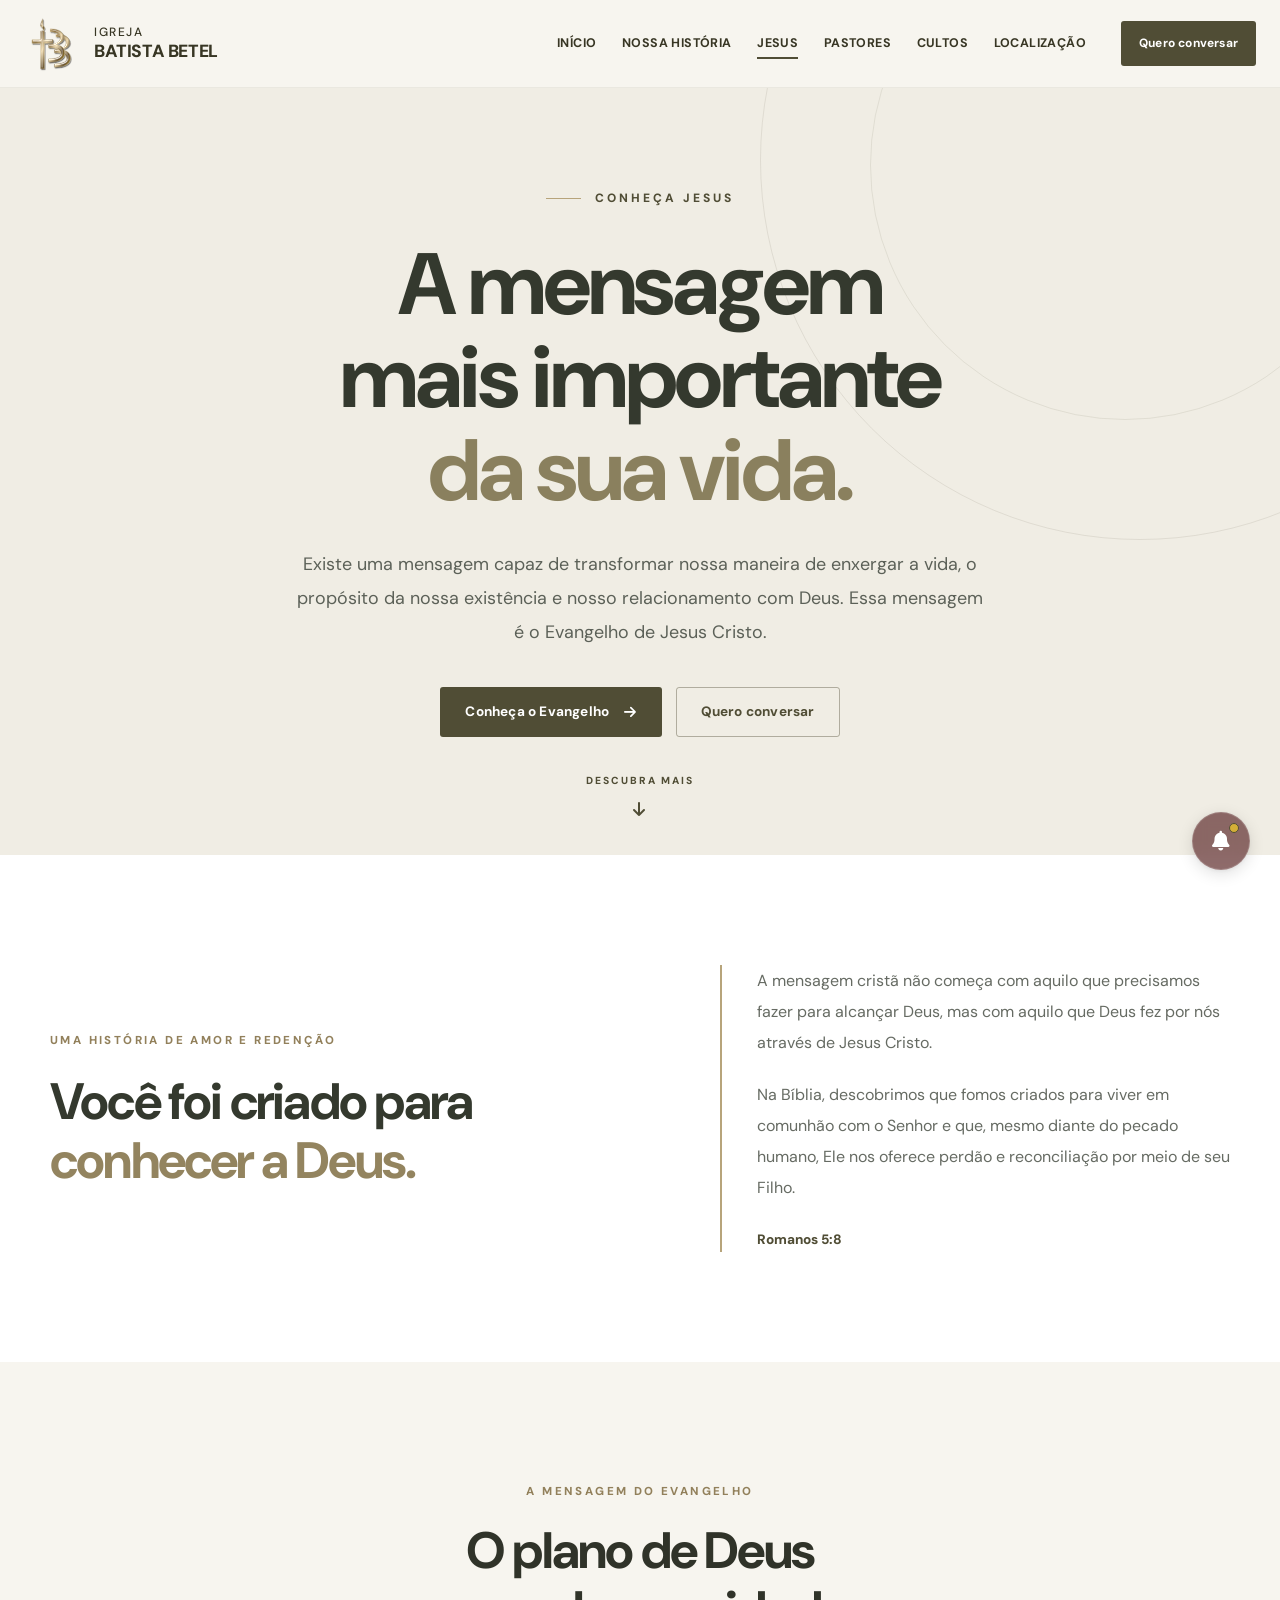
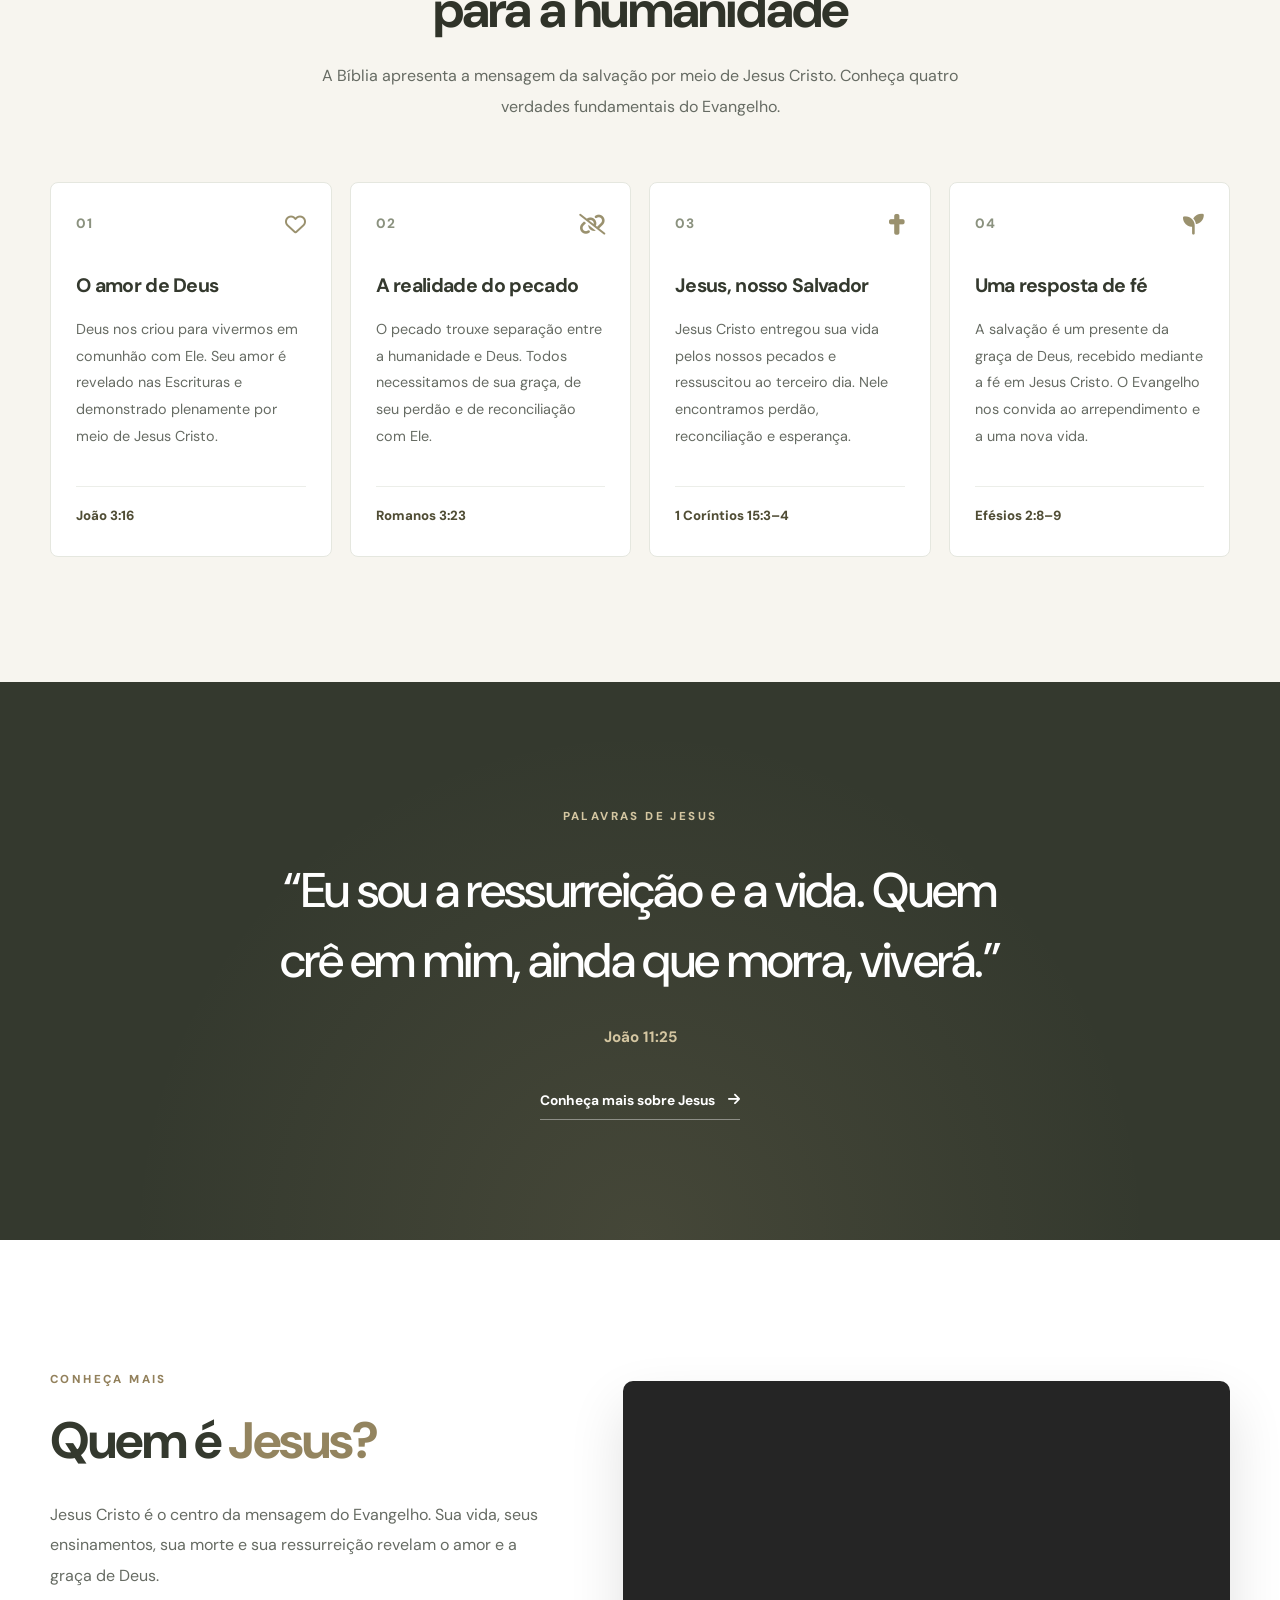
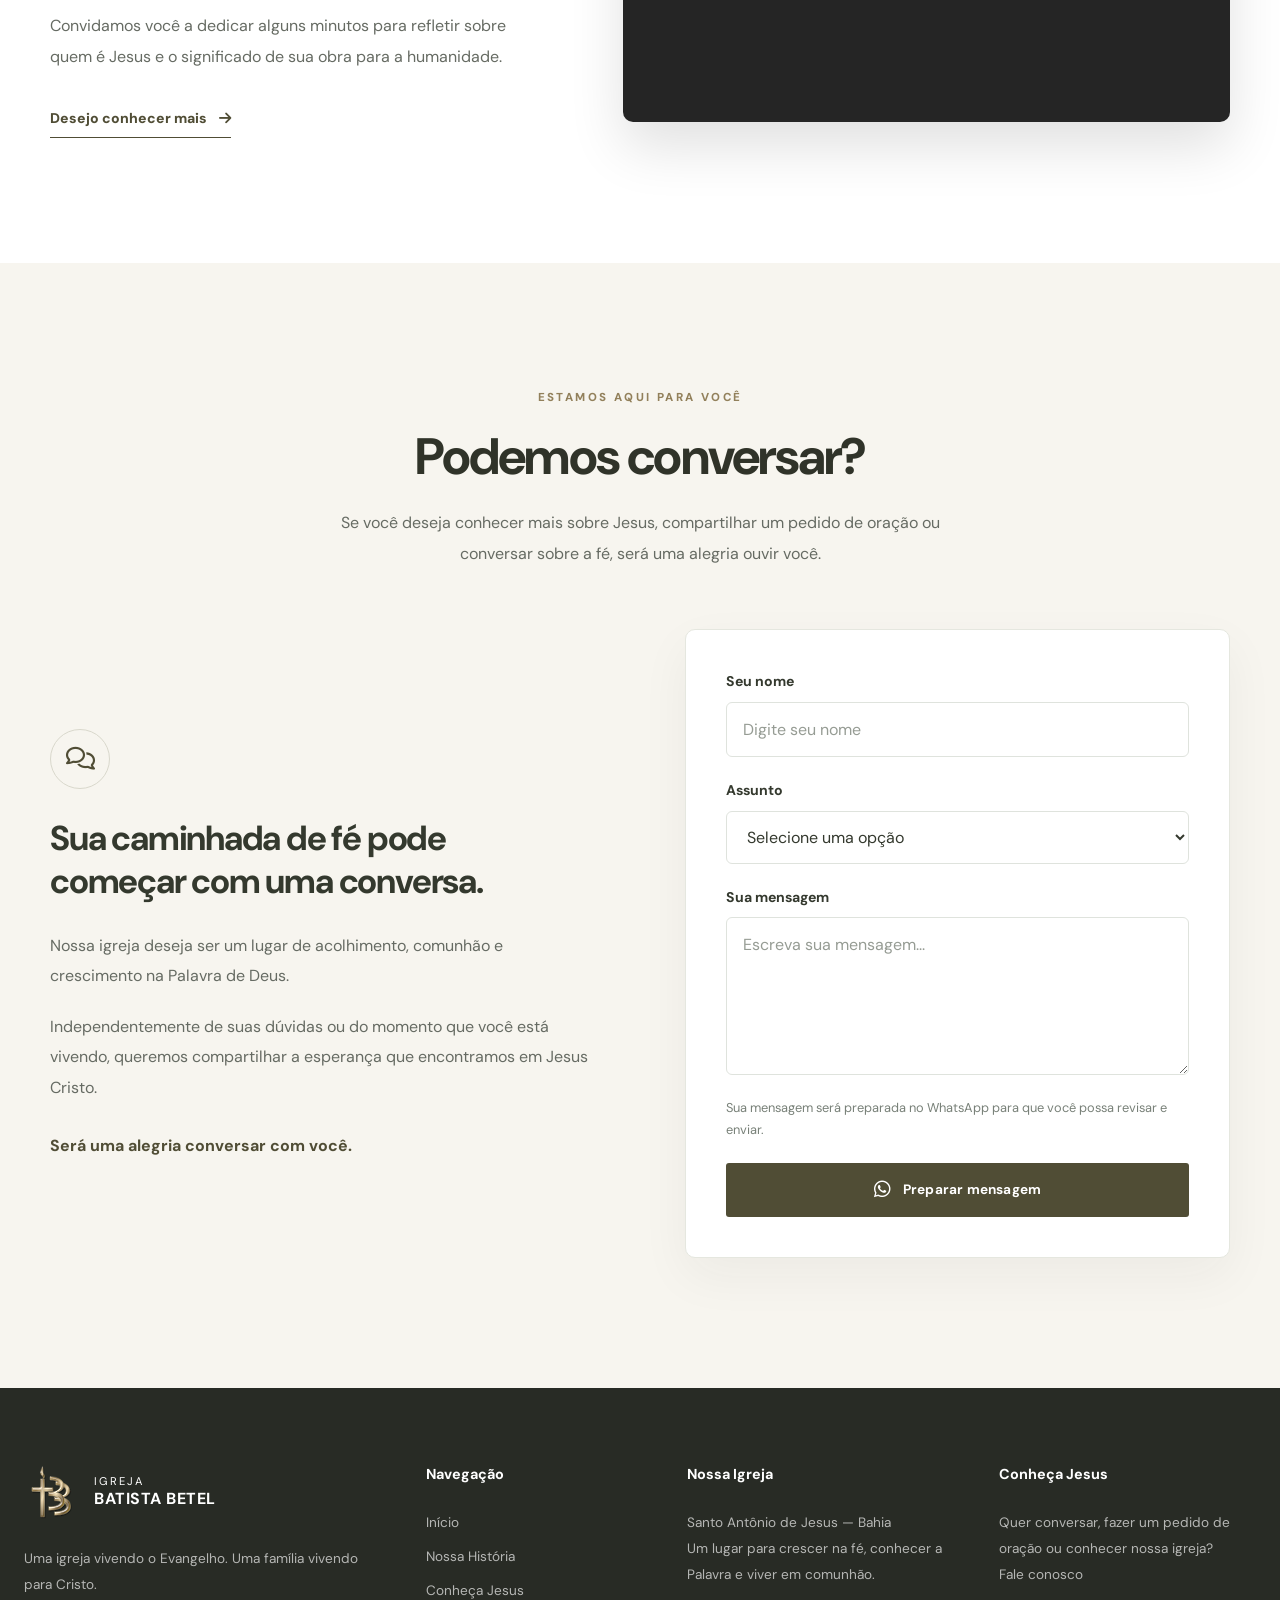
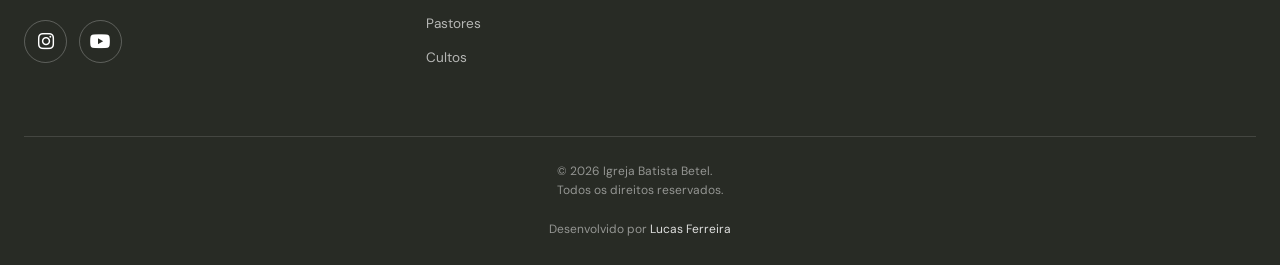
<file: jesus.html>
<!DOCTYPE html>
<html lang="pt-BR">

<head>
    <meta charset="UTF-8">
    <meta name="viewport" content="width=device-width, initial-scale=1.0">

    <title>Conheça Jesus | Igreja Batista Betel</title>

    <meta
        name="description"
        content="Conheça Jesus Cristo, a mensagem do Evangelho e a esperança da salvação. Igreja Batista Betel em Santo Antônio de Jesus, Bahia."
    >

    <meta name="theme-color" content="#504d35">

    <link rel="icon" href="assets/images/logo_betel.svg" type="image/svg+xml">

    <link rel="preconnect" href="https://fonts.googleapis.com">
    <link rel="preconnect" href="https://fonts.gstatic.com" crossorigin>

    <link
        href="https://fonts.googleapis.com/css2?family=DM+Sans:wght@400;500;600;700;800&display=swap"
        rel="stylesheet"
    >

    <link
        rel="stylesheet"
        href="https://cdnjs.cloudflare.com/ajax/libs/font-awesome/6.7.2/css/all.min.css"
    >

    <link rel="stylesheet" href="assets/css/global.css">
    <link rel="stylesheet" href="assets/css/jesus.css">

    <script src="javaScript/global.js" defer></script>
    <script src="javaScript/jesus.js" defer></script>
</head>

<body>

    <!-- ==========================================
         HEADER GLOBAL
    =========================================== -->

    <header id="header" class="site-header">

        <div class="container header-container">

            <a
                href="index.html#home"
                class="logo"
                aria-label="Igreja Batista Betel - Página inicial"
            >
                <img
                    src="assets/images/logo_betel.svg"
                    alt=""
                    class="logo-img"
                >

                <div class="logo-texto">
                    <span>Igreja</span>
                    <strong>Batista Betel</strong>
                </div>
            </a>

            <nav
                id="menu-principal"
                class="menu-principal"
                aria-label="Navegação principal"
            >
                <ul class="menu-lista">
                    <li><a href="index.html#home">Início</a></li>
                    <li><a href="nossa-historia.html">Nossa História</a></li>
                    <li><a href="jesus.html" class="active" aria-current="page">Jesus</a></li>
                    <li><a href="index.html#pastores">Pastores</a></li>
                    <li><a href="index.html#culto">Cultos</a></li>
                    <li><a href="index.html#loc">Localização</a></li>
                </ul>

                <a href="#oracao" class="btn btn-header">
                    Quero conversar
                </a>
            </nav>

            <button
                id="menu-toggle"
                class="menu-toggle"
                type="button"
                aria-label="Abrir menu"
                aria-controls="menu-principal"
                aria-expanded="false"
            >
                <span class="menu-icon" aria-hidden="true">
                    <span class="menu-line"></span>
                    <span class="menu-line"></span>
                    <span class="menu-line"></span>
                </span>
            </button>

        </div>

                <!-- ==========================================
            BARRA DE PROGRESSO DA PÁGINA
        ========================================== -->

        <div
            class="scroll-progress"
            aria-hidden="true"
        >
            <div
                class="scroll-progress-bar"
                id="scrollProgressBar"
            ></div>
        </div>


    </header>


    <main class="jesus-main">

        <!-- ======================================
             01. HERO
        ======================================= -->

        <section class="jesus-hero" id="inicio" aria-labelledby="jesus-titulo">

            <div class="jesus-container">

                <div class="jesus-hero-content">

                    <span class="jesus-eyebrow">
                        <span class="jesus-eyebrow-line"></span>
                        CONHEÇA JESUS
                    </span>

                    <h1 id="jesus-titulo">
                        A mensagem mais importante
                        <em>da sua vida.</em>
                    </h1>

                    <p>
                        Existe uma mensagem capaz de transformar
                        nossa maneira de enxergar a vida, o propósito
                        da nossa existência e nosso relacionamento
                        com Deus. Essa mensagem é o Evangelho
                        de Jesus Cristo.
                    </p>

                    <div class="jesus-hero-actions">

                        <a href="#evangelho" class="btn jesus-btn-primary">
                            Conheça o Evangelho
                            <i class="fa-solid fa-arrow-right" aria-hidden="true"></i>
                        </a>

                        <a href="#oracao" class="btn jesus-btn-outline">
                            Quero conversar
                        </a>

                    </div>

                </div>

                <a href="#jesus-introducao" class="jesus-scroll-hint" aria-label="Rolar para conhecer o Evangelho">
                    <span>DESCUBRA MAIS</span>
                    <i class="fa-solid fa-arrow-down" aria-hidden="true"></i>
                </a>

            </div>

        </section>


        <!-- ======================================
             02. INTRODUÇÃO
        ======================================= -->

        <section class="jesus-introducao" id="jesus-introducao">

            <div class="jesus-container">

                <div class="jesus-introducao-grid">

                    <div class="jesus-introducao-destaque jesus-reveal">
                        <span class="jesus-kicker">UMA HISTÓRIA DE AMOR E REDENÇÃO</span>

                        <h2>
                            Você foi criado para
                            <span>conhecer a Deus.</span>
                        </h2>
                    </div>

                    <div class="jesus-introducao-texto jesus-reveal">

                        <p>
                            A mensagem cristã não começa com aquilo
                            que precisamos fazer para alcançar Deus,
                            mas com aquilo que Deus fez por nós
                            através de Jesus Cristo.
                        </p>

                        <p>
                            Na Bíblia, descobrimos que fomos criados
                            para viver em comunhão com o Senhor
                            e que, mesmo diante do pecado humano,
                            Ele nos oferece perdão e reconciliação
                            por meio de seu Filho.
                        </p>

                        <span class="jesus-referencia">Romanos 5:8</span>

                    </div>

                </div>

            </div>

        </section>


        <!-- ======================================
             03. QUATRO VERDADES DO EVANGELHO
        ======================================= -->

        <section class="jesus-evangelho" id="evangelho" aria-labelledby="evangelho-titulo">

            <div class="jesus-container">

                <div class="jesus-section-heading jesus-reveal">

                    <span class="jesus-kicker">A MENSAGEM DO EVANGELHO</span>

                    <h2 id="evangelho-titulo">
                        O plano de Deus para a humanidade
                    </h2>

                    <p>
                        A Bíblia apresenta a mensagem da salvação
                        por meio de Jesus Cristo. Conheça quatro
                        verdades fundamentais do Evangelho.
                    </p>

                </div>

                <div class="evangelho-grid">

                    <article class="evangelho-card jesus-reveal">
                        <div class="evangelho-card-topo">
                            <span class="evangelho-numero">01</span>
                            <i class="fa-regular fa-heart" aria-hidden="true"></i>
                        </div>

                        <h3>O amor de Deus</h3>

                        <p>
                            Deus nos criou para vivermos em comunhão
                            com Ele. Seu amor é revelado nas Escrituras
                            e demonstrado plenamente por meio de
                            Jesus Cristo.
                        </p>

                        <span class="evangelho-versiculo">João 3:16</span>
                    </article>

                    <article class="evangelho-card jesus-reveal">
                        <div class="evangelho-card-topo">
                            <span class="evangelho-numero">02</span>
                            <i class="fa-solid fa-link-slash" aria-hidden="true"></i>
                        </div>

                        <h3>A realidade do pecado</h3>

                        <p>
                            O pecado trouxe separação entre a
                            humanidade e Deus. Todos necessitamos
                            de sua graça, de seu perdão e de
                            reconciliação com Ele.
                        </p>

                        <span class="evangelho-versiculo">Romanos 3:23</span>
                    </article>

                    <article class="evangelho-card jesus-reveal">
                        <div class="evangelho-card-topo">
                            <span class="evangelho-numero">03</span>
                            <i class="fa-solid fa-cross" aria-hidden="true"></i>
                        </div>

                        <h3>Jesus, nosso Salvador</h3>

                        <p>
                            Jesus Cristo entregou sua vida pelos
                            nossos pecados e ressuscitou ao terceiro
                            dia. Nele encontramos perdão,
                            reconciliação e esperança.
                        </p>

                        <span class="evangelho-versiculo">1 Coríntios 15:3–4</span>
                    </article>

                    <article class="evangelho-card jesus-reveal">
                        <div class="evangelho-card-topo">
                            <span class="evangelho-numero">04</span>
                            <i class="fa-solid fa-seedling" aria-hidden="true"></i>
                        </div>

                        <h3>Uma resposta de fé</h3>

                        <p>
                            A salvação é um presente da graça de Deus,
                            recebido mediante a fé em Jesus Cristo.
                            O Evangelho nos convida ao arrependimento
                            e a uma nova vida.
                        </p>

                        <span class="evangelho-versiculo">Efésios 2:8–9</span>
                    </article>

                </div>

            </div>

        </section>


        <!-- ======================================
             04. VERSÍCULO EM DESTAQUE
        ======================================= -->

        <section class="jesus-verse" aria-labelledby="jesus-verse-titulo">

            <div class="jesus-container">

                <div class="jesus-verse-content jesus-reveal">

                    <span class="jesus-kicker">PALAVRAS DE JESUS</span>

                    <blockquote>
                        <p id="jesus-verse-titulo">
                            “Eu sou a ressurreição e a vida.
                            Quem crê em mim, ainda que morra,
                            viverá.”
                        </p>
                    </blockquote>

                    <cite>João 11:25</cite>

                    <a href="#mensagem" class="jesus-verse-link">
                        Conheça mais sobre Jesus
                        <i class="fa-solid fa-arrow-right" aria-hidden="true"></i>
                    </a>

                </div>

            </div>

        </section>


        <!-- ======================================
             05. QUEM É JESUS?
        ======================================= -->

        <section class="jesus-video-section" id="mensagem" aria-labelledby="video-titulo">

            <div class="jesus-container">

                <div class="jesus-video-layout">

                    <div class="jesus-video-content jesus-reveal">

                        <span class="jesus-kicker">CONHEÇA MAIS</span>

                        <h2 id="video-titulo">
                            Quem é <em>Jesus?</em>
                        </h2>

                        <p>
                            Jesus Cristo é o centro da mensagem
                            do Evangelho. Sua vida, seus ensinamentos,
                            sua morte e sua ressurreição revelam
                            o amor e a graça de Deus.
                        </p>

                        <p>
                            Convidamos você a dedicar alguns minutos
                            para refletir sobre quem é Jesus e o
                            significado de sua obra para a humanidade.
                        </p>

                        <a href="#oracao" class="jesus-text-link">
                            Desejo conhecer mais
                            <i class="fa-solid fa-arrow-right" aria-hidden="true"></i>
                        </a>

                    </div>

                    <div class="jesus-video-wrapper jesus-reveal">

                        <iframe
                            src="https://www.youtube-nocookie.com/embed/5mwhUZfCTLE"
                            title="Quem é Jesus? - Hernandes Dias Lopes"
                            loading="lazy"
                            allow="accelerometer; autoplay; clipboard-write; encrypted-media; gyroscope; picture-in-picture; web-share"
                            referrerpolicy="strict-origin-when-cross-origin"
                            allowfullscreen
                        ></iframe>

                    </div>

                </div>

            </div>

        </section>


        <!-- ======================================
             06. CONVERSA E ORAÇÃO
        ======================================= -->

        <section class="jesus-contato" id="oracao" aria-labelledby="contato-titulo">

            <div class="jesus-container">

                <div class="jesus-section-heading jesus-reveal">

                    <span class="jesus-kicker">ESTAMOS AQUI PARA VOCÊ</span>

                    <h2 id="contato-titulo">
                        Podemos conversar?
                    </h2>

                    <p>
                        Se você deseja conhecer mais sobre Jesus,
                        compartilhar um pedido de oração ou conversar
                        sobre a fé, será uma alegria ouvir você.
                    </p>

                </div>

                <div class="jesus-contato-layout">

                    <div class="jesus-contato-texto jesus-reveal">

                        <span class="jesus-contato-icon">
                            <i class="fa-regular fa-comments" aria-hidden="true"></i>
                        </span>

                        <h3>
                            Sua caminhada de fé pode começar
                            com uma conversa.
                        </h3>

                        <p>
                            Nossa igreja deseja ser um lugar
                            de acolhimento, comunhão e crescimento
                            na Palavra de Deus.
                        </p>

                        <p>
                            Independentemente de suas dúvidas
                            ou do momento que você está vivendo,
                            queremos compartilhar a esperança
                            que encontramos em Jesus Cristo.
                        </p>

                        <strong>
                            Será uma alegria conversar com você.
                        </strong>

                    </div>

                    <div class="jesus-formulario jesus-reveal">

                        <form id="whatsappForm">

                            <div class="form-group">
                                <label for="nome">Seu nome</label>

                                <input
                                    type="text"
                                    id="nome"
                                    name="nome"
                                    placeholder="Digite seu nome"
                                    autocomplete="name"
                                    maxlength="100"
                                    required
                                >
                            </div>

                            <div class="form-group">
                                <label for="assunto">Assunto</label>

                                <select id="assunto" name="assunto" required>
                                    <option value="" selected disabled>
                                        Selecione uma opção
                                    </option>

                                    <option value="Conhecer Jesus">
                                        Quero conhecer Jesus
                                    </option>

                                    <option value="Pedido de oração">
                                        Pedido de oração
                                    </option>

                                    <option value="Batismo">
                                        Quero saber sobre o batismo
                                    </option>

                                    <option value="Conversar com a liderança">
                                        Conversar com a liderança
                                    </option>
                                </select>
                            </div>

                            <div class="form-group">
                                <label for="mensagem">Sua mensagem</label>

                                <textarea
                                    id="mensagem"
                                    name="mensagem"
                                    rows="5"
                                    maxlength="2000"
                                    placeholder="Escreva sua mensagem..."
                                    required
                                ></textarea>
                            </div>

                            <p class="jesus-form-info">
                                Sua mensagem será preparada no WhatsApp
                                para que você possa revisar e enviar.
                            </p>

                            <button type="submit" class="btn jesus-form-btn">
                                <i class="fa-brands fa-whatsapp" aria-hidden="true"></i>
                                Preparar mensagem
                            </button>

                            <p
                                id="form-feedback"
                                class="jesus-form-feedback"
                                role="status"
                                aria-live="polite"
                            ></p>

                        </form>

                    </div>

                </div>

            </div>

        </section>

    </main>


    <!-- ==========================================
         FOOTER GLOBAL
    =========================================== -->

    <footer class="site-footer">

        <div class="container footer-grid">

            <div class="footer-coluna">

                <a href="index.html" class="footer-logo">
                    <img src="assets/images/logo_betel.svg" alt="">

                    <span>
                        <small>IGREJA</small>
                        <strong>BATISTA BETEL</strong>
                    </span>
                </a>

                <p>
                    Uma igreja vivendo o Evangelho.
                    Uma família vivendo para Cristo.
                </p>

                <div class="footer-redes">

                    <a
                        href="https://www.instagram.com/betelsajba/"
                        target="_blank"
                        rel="noopener noreferrer"
                        aria-label="Instagram"
                    >
                        <i class="fa-brands fa-instagram" aria-hidden="true"></i>
                    </a>

                    <a
                        href="https://www.youtube.com/@igrejabetelsajba7333"
                        target="_blank"
                        rel="noopener noreferrer"
                        aria-label="YouTube"
                    >
                        <i class="fa-brands fa-youtube" aria-hidden="true"></i>
                    </a>

                </div>

            </div>

            <div class="footer-coluna">

                <h3>Navegação</h3>

                <ul>
                    <li><a href="index.html#home">Início</a></li>
                    <li><a href="nossa-historia.html">Nossa História</a></li>
                    <li><a href="jesus.html">Conheça Jesus</a></li>
                    <li><a href="index.html#pastores">Pastores</a></li>
                    <li><a href="index.html#culto">Cultos</a></li>
                </ul>

            </div>

            <div class="footer-coluna">

                <h3>Nossa Igreja</h3>

                <p>
                    Santo Antônio de Jesus — Bahia
                </p>

                <p>
                    Um lugar para crescer na fé,
                    conhecer a Palavra e viver em comunhão.
                </p>

            </div>

            <div class="footer-coluna">

                <h3>Conheça Jesus</h3>

                <p>
                    Quer conversar, fazer um pedido de oração
                    ou conhecer nossa igreja?
                </p>

                <p>
                    <a href="#oracao">Fale conosco</a>
                </p>

            </div>

        </div>

        <div class="container footer-inferior">
            <p>
                © <span id="ano-atual">2026</span> Igreja Batista Betel.<br>
                Todos os direitos reservados.
            </p>

            <span>
                Desenvolvido por
                <a
                    href="https://www.instagram.com/"
                    target="_blank"
                    rel="noopener noreferrer"
                >Lucas Ferreira</a>
            </span>
        </div>

    </footer>


    <!-- ==========================================
         BOTÃO FLUTUANTE DE AVISOS
    =========================================== -->

    <button
        id="btn-avisos"
        class="btn-flutuante"
        type="button"
        aria-label="Abrir avisos e informes"
        aria-controls="modal-avisos"
        aria-expanded="false"
    >
        <i class="fa-solid fa-bell" aria-hidden="true"></i>
        <span class="aviso-notificacao" aria-hidden="true"></span>
    </button>


    <!-- ==========================================
         MODAL GLOBAL DE AVISOS
    =========================================== -->

    <div
        id="modal-avisos"
        class="modal-overlay"
        role="dialog"
        aria-modal="true"
        aria-hidden="true"
        aria-labelledby="modal-titulo"
        tabindex="-1"
        inert
    >

        <div class="modal-container">

            <div class="modal-header">

                <h2 id="modal-titulo">Avisos & Informes</h2>

                <button
                    id="btn-fechar-modal"
                    class="modal-close"
                    type="button"
                    aria-label="Fechar avisos"
                >
                    <i class="fa-solid fa-xmark" aria-hidden="true"></i>
                </button>

            </div>

            <div class="modal-body">

                <article class="aviso-card">
                    <span class="aviso-tag">Destaque</span>

                    <h3>Culto Especial de Jovens</h3>

                    <p>
                        Neste sábado, às 19h30.
                        Contamos com a sua presença!
                    </p>
                </article>

                <article class="aviso-card">
                    <span class="aviso-tag">Programação</span>

                    <h3>Culto de Celebração</h3>

                    <p>
                        Neste domingo, às 18h.
                        Venha cultuar conosco e traga sua família!
                    </p>
                </article>

            </div>

            <div class="modal-footer">
                <button id="btn-entendi" class="btn btn-modal" type="button">
                    Entendido
                </button>
            </div>

        </div>

    </div>

</body>
</html>
</file>
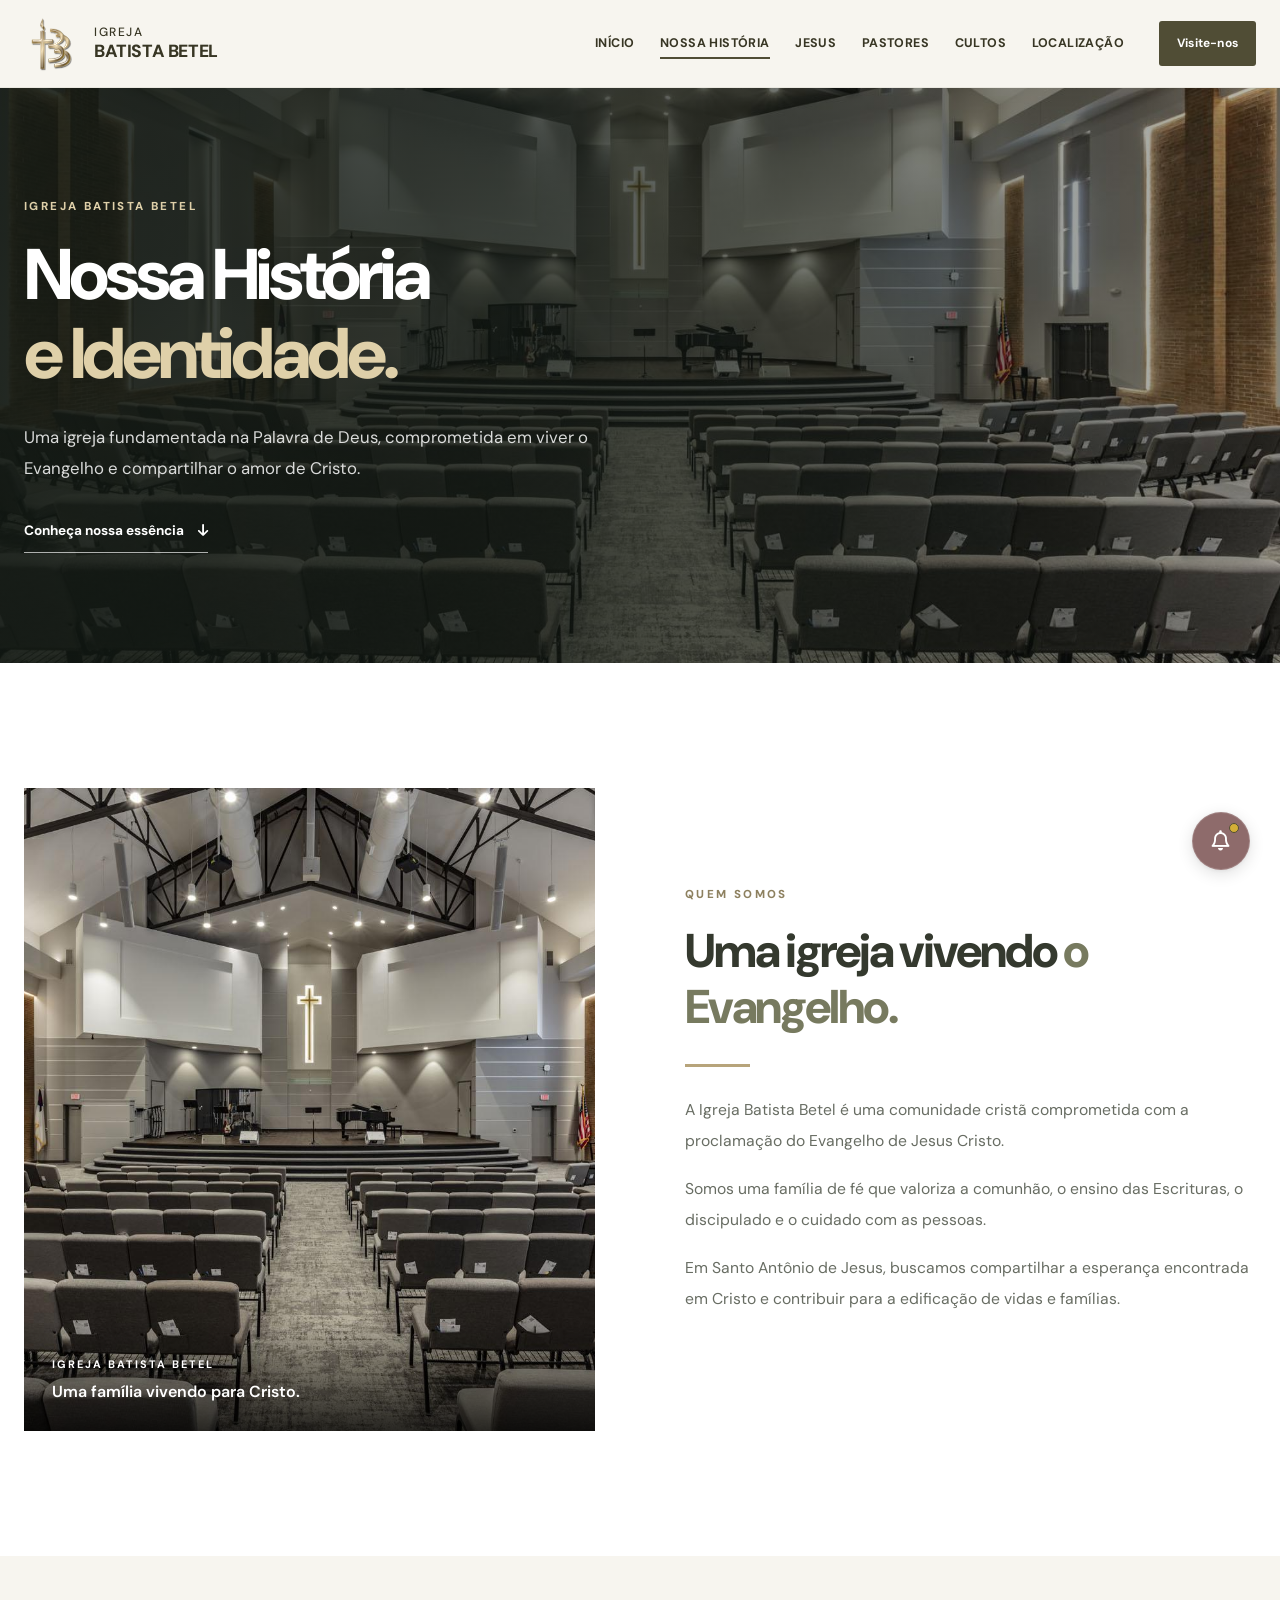
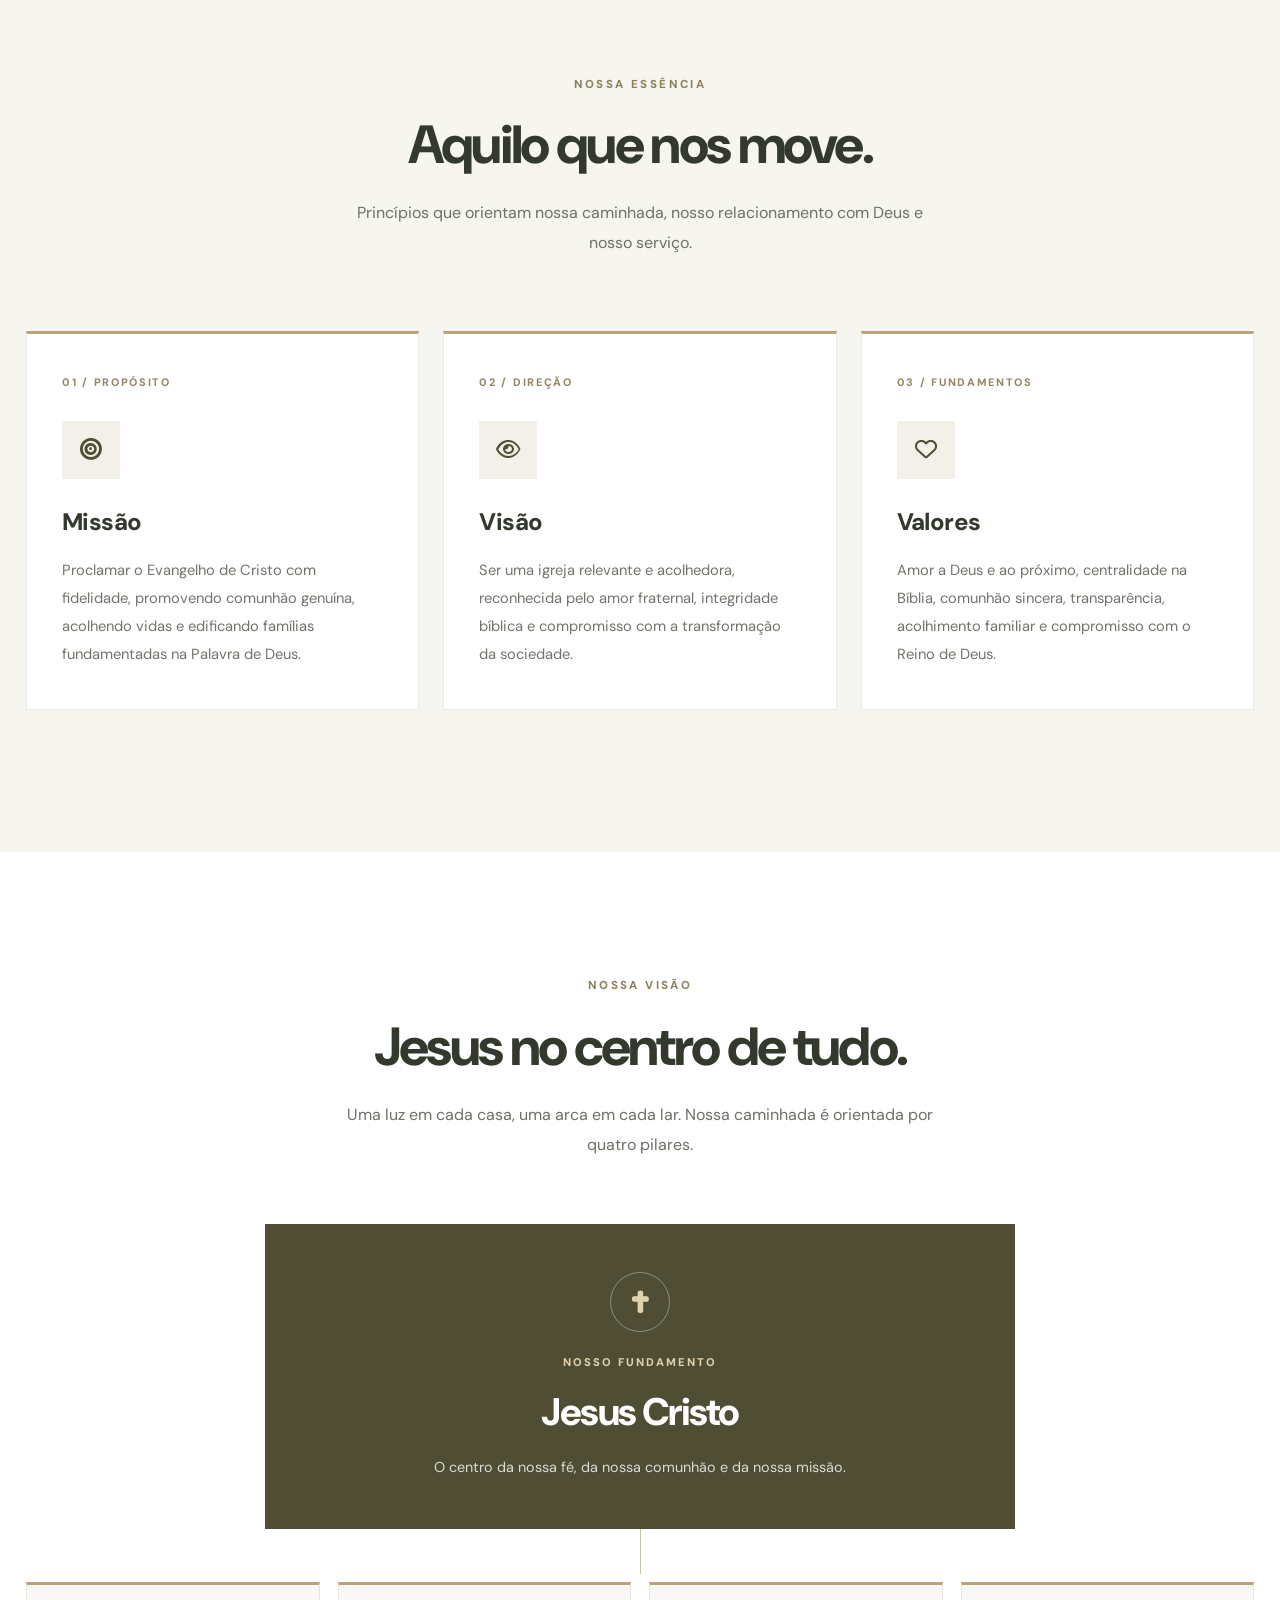
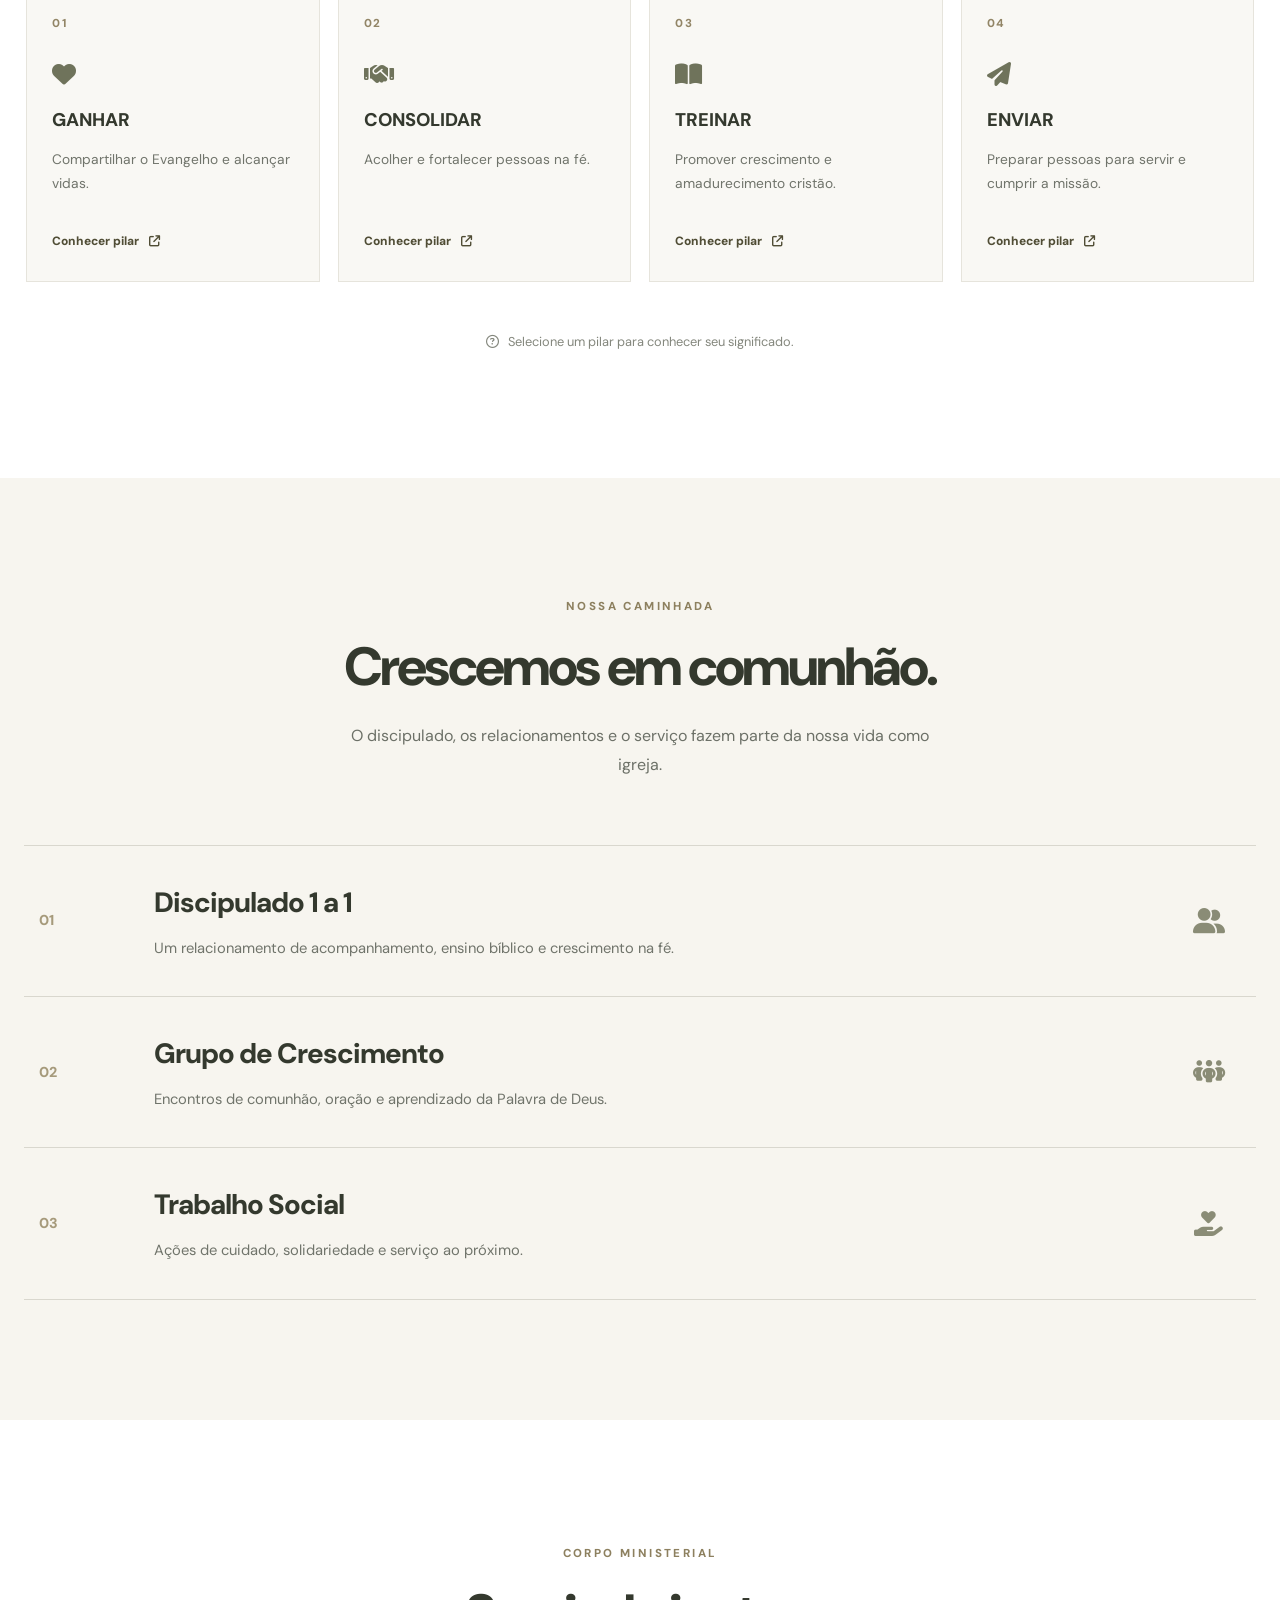
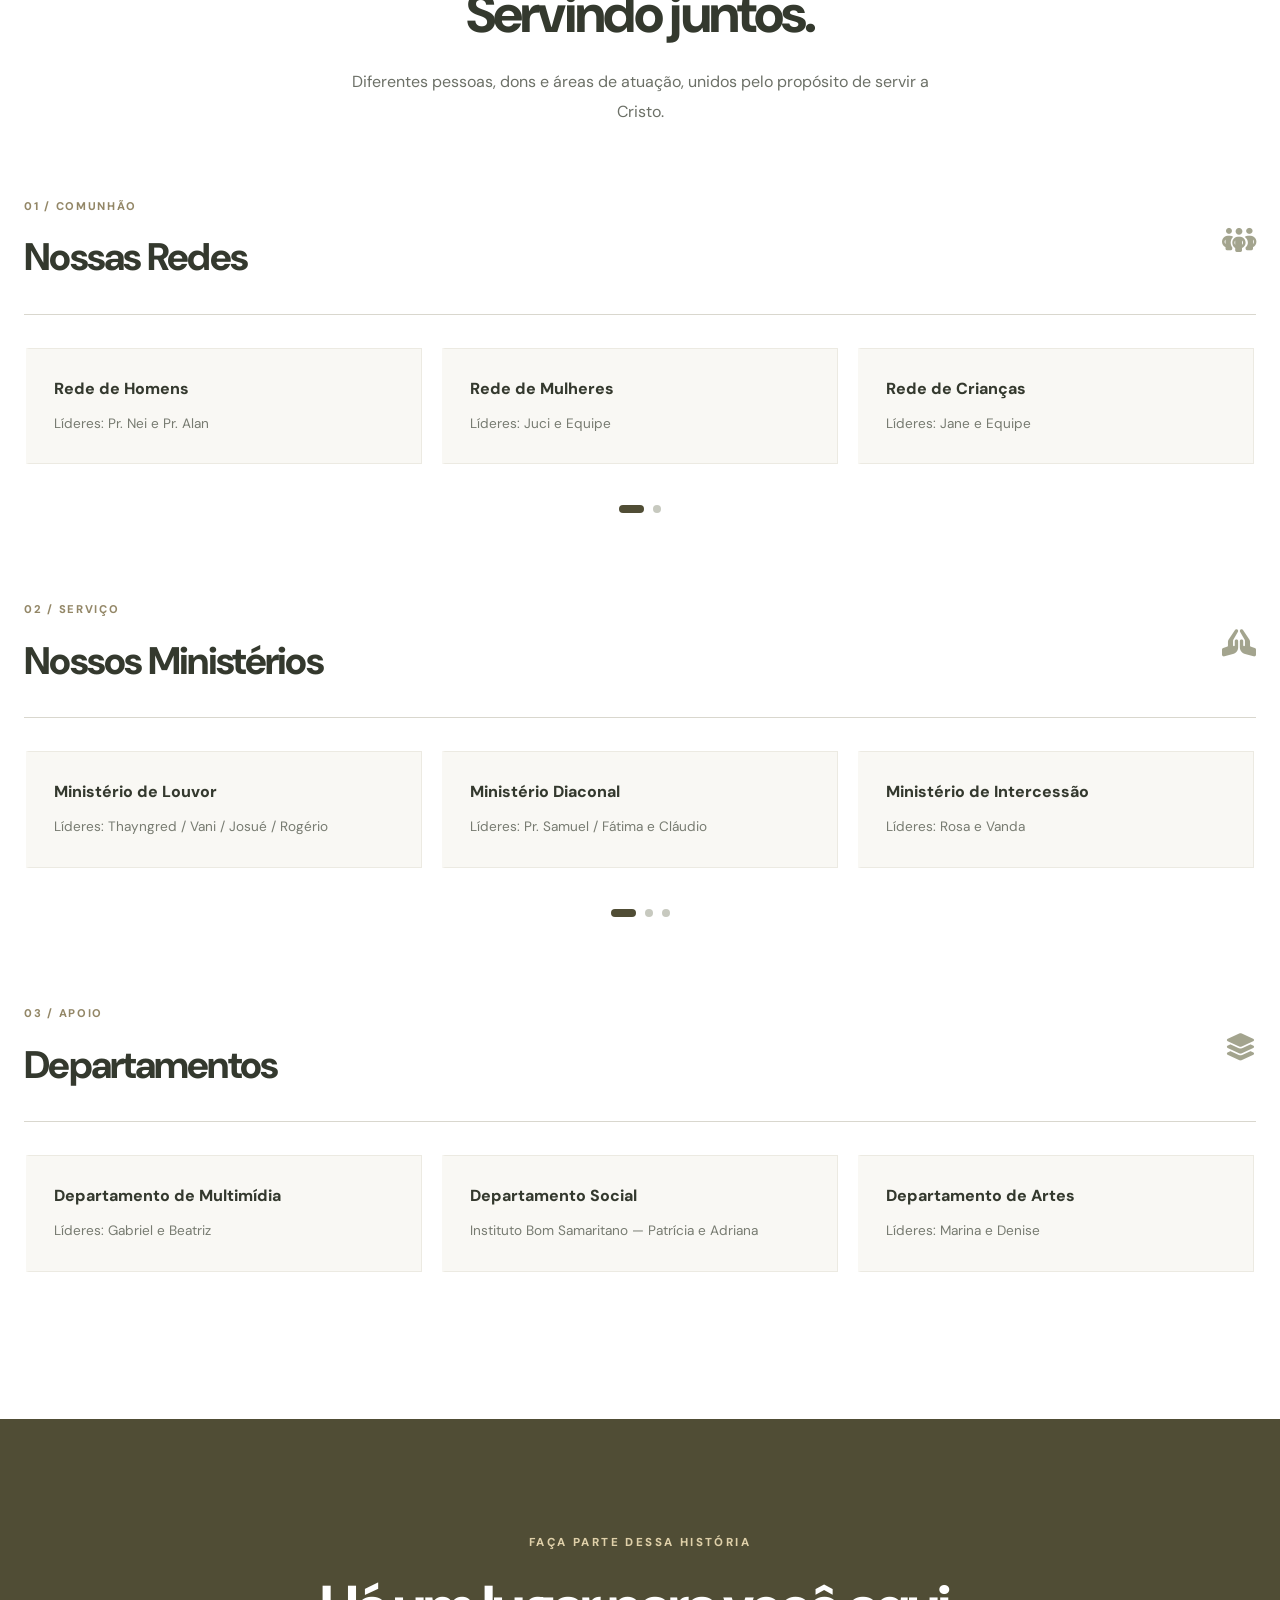
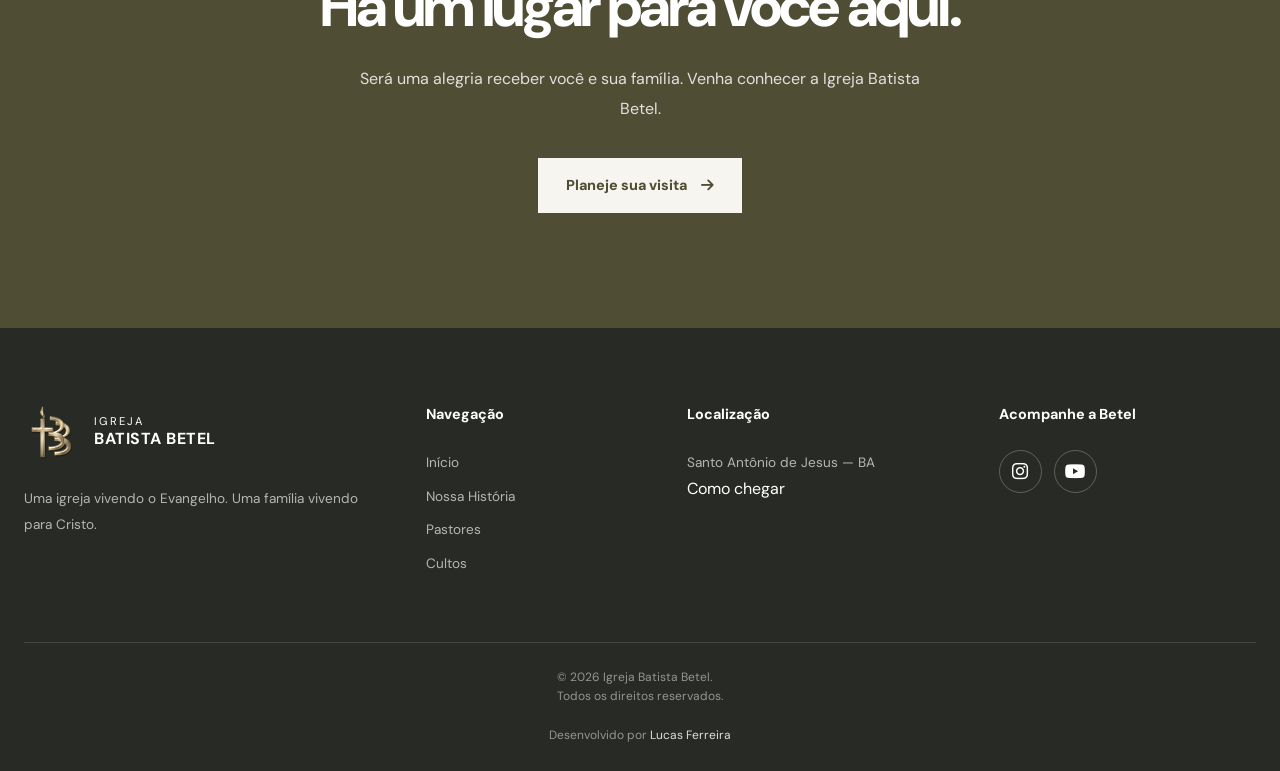
<file: nossa-historia.html>
<!DOCTYPE html>
<html lang="pt-BR">

<head>
    <meta charset="UTF-8">
    <meta name="viewport" content="width=device-width, initial-scale=1.0">

    <title>Nossa História | Igreja Batista Betel</title>

    <meta name="description" content="Conheça a história, a identidade, a visão e os ministérios da Igreja Batista Betel em Santo Antônio de Jesus, Bahia.">

    <link rel="preconnect" href="https://fonts.googleapis.com">
    <link rel="preconnect" href="https://fonts.gstatic.com" crossorigin>

    <link href="https://fonts.googleapis.com/css2?family=DM+Sans:wght@400;500;600;700;800&display=swap" rel="stylesheet">

    <link rel="stylesheet" href="https://cdnjs.cloudflare.com/ajax/libs/font-awesome/6.7.2/css/all.min.css">

    <link rel="stylesheet" href="https://cdn.jsdelivr.net/npm/swiper@11/swiper-bundle.min.css">

    <link rel="stylesheet" href="assets/css/global.css">
    <link rel="stylesheet" href="assets/css/nossa-historia.css">

    <script src="https://cdn.jsdelivr.net/npm/swiper@11/swiper-bundle.min.js" defer></script>
    <script src="javaScript/global.js" defer></script>
    <script src="javaScript/nossa-historia.js" defer></script>
</head>

<body>

    <!-- HEADER -->
    <header id="header" class="site-header">
        <div class="container header-container">

            <a href="index.html" class="logo" aria-label="Igreja Batista Betel">
                <img src="assets/images/logo_betel.svg" alt="Logo da Igreja Batista Betel" class="logo-img">

                <div class="logo-texto">
                    <span>Igreja</span>
                    <strong>Batista Betel</strong>
                </div>
            </a>

            <nav id="menu-principal" class="menu-principal" aria-label="Menu principal">
                <ul class="menu-lista">
                    <li><a href="index.html">Início</a></li>
                    <li><a href="nossa-historia.html" class="active" aria-current="page">Nossa História</a></li>
                    <li><a href="index.html#jesus">Jesus</a></li>
                    <li><a href="index.html#pastores">Pastores</a></li>
                    <li><a href="index.html#cultos">Cultos</a></li>
                    <li><a href="index.html#localizacao">Localização</a></li>
                </ul>

                <a href="index.html#localizacao" class="btn btn-header">Visite-nos</a>
            </nav>

            <button
                id="menu-toggle"
                class="menu-toggle"
                type="button"
                aria-label="Abrir menu"
                aria-controls="menu-principal"
                aria-expanded="false"
            >
                <span class="menu-icon" aria-hidden="true">
                    <span class="menu-line"></span>
                    <span class="menu-line"></span>
                    <span class="menu-line"></span>
                </span>
            </button>

        </div>

                <!-- ==========================================
            BARRA DE PROGRESSO DA PÁGINA
        ========================================== -->

        <div
            class="scroll-progress"
            aria-hidden="true"
        >
            <div
                class="scroll-progress-bar"
                id="scrollProgressBar"
            ></div>
        </div>


    </header>


    <main class="historia-main" id="conteudo-principal">

        <!-- HERO -->
        <section class="historia-hero" aria-labelledby="historia-titulo">
            <div class="historia-hero-bg" aria-hidden="true"></div>

            <div class="container historia-hero-container">

                <span class="historia-etiqueta historia-etiqueta-clara">
                    IGREJA BATISTA BETEL
                </span>

                <h1 id="historia-titulo">
                    Nossa História <span>e Identidade.</span>
                </h1>

                <p>
                    Uma igreja fundamentada na Palavra de Deus,
                    comprometida em viver o Evangelho e
                    compartilhar o amor de Cristo.
                </p>

                <a href="#nossa-identidade" class="historia-hero-link">
                    Conheça nossa essência
                    <i class="fa-solid fa-arrow-down" aria-hidden="true"></i>
                </a>

            </div>
        </section>


        <!-- NOSSA IDENTIDADE -->
        <section id="nossa-identidade" class="historia-identidade">
            <div class="container identidade-grid">

                <div class="identidade-imagem">
                    <img src="assets/images/centroIGRJ.jpg"
                        alt="Interior da Igreja Batista Betel"
                        loading="lazy">

                    <div class="identidade-imagem-legenda">
                        <span>IGREJA BATISTA BETEL</span>
                        <strong>Uma família vivendo para Cristo.</strong>
                    </div>
                </div>

                <div class="identidade-conteudo">
                    <span class="historia-etiqueta">QUEM SOMOS</span>

                    <h2>
                        Uma igreja vivendo
                        <span>o Evangelho.</span>
                    </h2>

                    <div class="historia-linha"></div>

                    <p>
                        A Igreja Batista Betel é uma comunidade
                        cristã comprometida com a proclamação
                        do Evangelho de Jesus Cristo.
                    </p>

                    <p>
                        Somos uma família de fé que valoriza
                        a comunhão, o ensino das Escrituras,
                        o discipulado e o cuidado com as pessoas.
                    </p>

                    <p>
                        Em Santo Antônio de Jesus, buscamos
                        compartilhar a esperança encontrada
                        em Cristo e contribuir para a
                        edificação de vidas e famílias.
                    </p>
                </div>

            </div>
        </section>


        <!-- NOSSA ESSÊNCIA -->
        <section class="historia-mvv" aria-labelledby="mvv-titulo">
            <div class="container">

                <div class="historia-cabecalho">
                    <span class="historia-etiqueta">NOSSA ESSÊNCIA</span>
                    <h2 id="mvv-titulo">Aquilo que nos move.</h2>

                    <p>
                        Princípios que orientam nossa caminhada,
                        nosso relacionamento com Deus e nosso serviço.
                    </p>
                </div>

                <div class="historia-carousel">

                    <div class="swiper mvv-swiper">
                        <div class="swiper-wrapper">

                            <article class="swiper-slide mvv-item">
                                <span class="mvv-numero">01 / PROPÓSITO</span>

                                <div class="mvv-icone">
                                    <i class="fa-solid fa-bullseye" aria-hidden="true"></i>
                                </div>

                                <h3>Missão</h3>

                                <p>
                                    Proclamar o Evangelho de Cristo
                                    com fidelidade, promovendo
                                    comunhão genuína, acolhendo
                                    vidas e edificando famílias
                                    fundamentadas na Palavra de Deus.
                                </p>
                            </article>

                            <article class="swiper-slide mvv-item">
                                <span class="mvv-numero">02 / DIREÇÃO</span>

                                <div class="mvv-icone">
                                    <i class="fa-regular fa-eye" aria-hidden="true"></i>
                                </div>

                                <h3>Visão</h3>

                                <p>
                                    Ser uma igreja relevante e
                                    acolhedora, reconhecida pelo
                                    amor fraternal, integridade
                                    bíblica e compromisso com
                                    a transformação da sociedade.
                                </p>
                            </article>

                            <article class="swiper-slide mvv-item">
                                <span class="mvv-numero">03 / FUNDAMENTOS</span>

                                <div class="mvv-icone">
                                    <i class="fa-regular fa-heart" aria-hidden="true"></i>
                                </div>

                                <h3>Valores</h3>

                                <p>
                                    Amor a Deus e ao próximo,
                                    centralidade na Bíblia,
                                    comunhão sincera, transparência,
                                    acolhimento familiar e
                                    compromisso com o Reino de Deus.
                                </p>
                            </article>

                        </div>
                    </div>

                    <div class="historia-pagination mvv-pagination"></div>

                </div>

            </div>
        </section>


        <!-- JESUS E OS QUATRO PILARES -->
        <section id="visao-ibb" class="historia-visao" aria-labelledby="visao-titulo">
            <div class="container">

                <div class="historia-cabecalho">
                    <span class="historia-etiqueta">NOSSA VISÃO</span>

                    <h2 id="visao-titulo">Jesus no centro de tudo.</h2>

                    <p>
                        Uma luz em cada casa, uma arca em cada lar.
                        Nossa caminhada é orientada por quatro pilares.
                    </p>
                </div>

                <div class="visao-jesus">
                    <span class="visao-jesus-simbolo" aria-hidden="true">
                        <i class="fa-solid fa-cross"></i>
                    </span>

                    <span class="visao-jesus-etiqueta">NOSSO FUNDAMENTO</span>

                    <h3>Jesus Cristo</h3>

                    <p>
                        O centro da nossa fé, da nossa
                        comunhão e da nossa missão.
                    </p>
                </div>

                <div class="visao-conector" aria-hidden="true"></div>

                <div class="historia-carousel">

                    <div class="swiper pilares-swiper">
                        <div class="swiper-wrapper">

                            <div class="swiper-slide pilar-slide">
                                <button class="pilar-card" type="button"
                                    data-pilar="ganhar" aria-haspopup="dialog">

                                    <span class="pilar-numero">01</span>

                                    <i class="fa-solid fa-heart pilar-icone"
                                        aria-hidden="true"></i>

                                    <h3>Ganhar</h3>
                                    <p>Compartilhar o Evangelho e alcançar vidas.</p>

                                    <span class="pilar-link">
                                        Conhecer pilar
                                        <i class="fa-solid fa-arrow-up-right-from-square"
                                            aria-hidden="true"></i>
                                    </span>
                                </button>
                            </div>

                            <div class="swiper-slide pilar-slide">
                                <button class="pilar-card" type="button"
                                    data-pilar="consolidar" aria-haspopup="dialog">

                                    <span class="pilar-numero">02</span>

                                    <i class="fa-solid fa-handshake pilar-icone"
                                        aria-hidden="true"></i>

                                    <h3>Consolidar</h3>
                                    <p>Acolher e fortalecer pessoas na fé.</p>

                                    <span class="pilar-link">
                                        Conhecer pilar
                                        <i class="fa-solid fa-arrow-up-right-from-square"
                                            aria-hidden="true"></i>
                                    </span>
                                </button>
                            </div>

                            <div class="swiper-slide pilar-slide">
                                <button class="pilar-card" type="button"
                                    data-pilar="treinar" aria-haspopup="dialog">

                                    <span class="pilar-numero">03</span>

                                    <i class="fa-solid fa-book-open pilar-icone"
                                        aria-hidden="true"></i>

                                    <h3>Treinar</h3>
                                    <p>Promover crescimento e amadurecimento cristão.</p>

                                    <span class="pilar-link">
                                        Conhecer pilar
                                        <i class="fa-solid fa-arrow-up-right-from-square"
                                            aria-hidden="true"></i>
                                    </span>
                                </button>
                            </div>

                            <div class="swiper-slide pilar-slide">
                                <button class="pilar-card" type="button"
                                    data-pilar="enviar" aria-haspopup="dialog">

                                    <span class="pilar-numero">04</span>

                                    <i class="fa-solid fa-paper-plane pilar-icone"
                                        aria-hidden="true"></i>

                                    <h3>Enviar</h3>
                                    <p>Preparar pessoas para servir e cumprir a missão.</p>

                                    <span class="pilar-link">
                                        Conhecer pilar
                                        <i class="fa-solid fa-arrow-up-right-from-square"
                                            aria-hidden="true"></i>
                                    </span>
                                </button>
                            </div>

                        </div>
                    </div>

                    <div class="historia-pagination pilares-pagination"></div>

                </div>

                <p class="pilares-orientacao">
                    <i class="fa-regular fa-circle-question" aria-hidden="true"></i>
                    Selecione um pilar para conhecer seu significado.
                </p>

            </div>
        </section>


        <!-- NOSSA CAMINHADA -->
        <section class="historia-caminhada" aria-labelledby="caminhada-titulo">
            <div class="container">

                <div class="historia-cabecalho">
                    <span class="historia-etiqueta">NOSSA CAMINHADA</span>

                    <h2 id="caminhada-titulo">Crescemos em comunhão.</h2>

                    <p>
                        O discipulado, os relacionamentos e
                        o serviço fazem parte da nossa vida como igreja.
                    </p>
                </div>

                <div class="caminhada-grid">

                    <article class="caminhada-item">
                        <span class="caminhada-numero">01</span>

                        <div class="caminhada-conteudo">
                            <h3>Discipulado 1 a 1</h3>

                            <p>
                                Um relacionamento de acompanhamento,
                                ensino bíblico e crescimento na fé.
                            </p>
                        </div>

                        <i class="fa-solid fa-user-group" aria-hidden="true"></i>
                    </article>

                    <article class="caminhada-item">
                        <span class="caminhada-numero">02</span>

                        <div class="caminhada-conteudo">
                            <h3>Grupo de Crescimento</h3>

                            <p>
                                Encontros de comunhão, oração
                                e aprendizado da Palavra de Deus.
                            </p>
                        </div>

                        <i class="fa-solid fa-people-group" aria-hidden="true"></i>
                    </article>

                    <article class="caminhada-item">
                        <span class="caminhada-numero">03</span>

                        <div class="caminhada-conteudo">
                            <h3>Trabalho Social</h3>

                            <p>
                                Ações de cuidado, solidariedade
                                e serviço ao próximo.
                            </p>
                        </div>

                        <i class="fa-solid fa-hand-holding-heart"
                            aria-hidden="true"></i>
                    </article>

                </div>

            </div>
        </section>


        <!-- CORPO MINISTERIAL -->
        <section id="organizacao" class="historia-organizacao"
            aria-labelledby="organizacao-titulo">

            <div class="container">

                <div class="historia-cabecalho">
                    <span class="historia-etiqueta">CORPO MINISTERIAL</span>

                    <h2 id="organizacao-titulo">Servindo juntos.</h2>

                    <p>
                        Diferentes pessoas, dons e áreas de atuação,
                        unidos pelo propósito de servir a Cristo.
                    </p>
                </div>


                <!-- REDES -->
                <div class="organizacao-bloco">

                    <div class="organizacao-topo">
                        <div>
                            <span>01 / COMUNHÃO</span>
                            <h3>Nossas Redes</h3>
                        </div>

                        <i class="fa-solid fa-people-group" aria-hidden="true"></i>
                    </div>

                    <div class="historia-carousel">

                        <div class="swiper redes-swiper">
                            <div class="swiper-wrapper">

                                <article class="swiper-slide organizacao-item">
                                    <h4>Rede de Homens</h4>
                                    <p>Líderes: Pr. Nei e Pr. Alan</p>
                                </article>

                                <article class="swiper-slide organizacao-item">
                                    <h4>Rede de Mulheres</h4>
                                    <p>Líderes: Juci e Equipe</p>
                                </article>

                                <article class="swiper-slide organizacao-item">
                                    <h4>Rede de Crianças</h4>
                                    <p>Líderes: Jane e Equipe</p>
                                </article>

                                <article class="swiper-slide organizacao-item">
                                    <h4>Rede de Jovens e Adolescentes</h4>
                                    <p>Líderes: Pr.Daniel, Pra.Ane e equipe</p>
                                </article>

                            </div>
                        </div>

                        <div class="historia-pagination redes-pagination"></div>

                    </div>
                </div>


                <!-- MINISTÉRIOS -->
                <div class="organizacao-bloco">

                    <div class="organizacao-topo">
                        <div>
                            <span>02 / SERVIÇO</span>
                            <h3>Nossos Ministérios</h3>
                        </div>

                        <i class="fa-solid fa-hands-praying" aria-hidden="true"></i>
                    </div>

                    <div class="historia-carousel">

                        <div class="swiper ministerios-swiper">
                            <div class="swiper-wrapper">

                                <article class="swiper-slide organizacao-item">
                                    <h4>Ministério de Louvor</h4>
                                    <p>Líderes: Thayngred / Vani / Josué / Rogério</p>
                                </article>

                                <article class="swiper-slide organizacao-item">
                                    <h4>Ministério Diaconal</h4>
                                    <p>Líderes: Pr. Samuel / Fátima e Cláudio</p>
                                </article>

                                <article class="swiper-slide organizacao-item">
                                    <h4>Ministério de Intercessão</h4>
                                    <p>Líderes: Rosa e Vanda</p>
                                </article>

                                <article class="swiper-slide organizacao-item">
                                    <h4>Discipulado e Acolhimento</h4>
                                    <p>Líderes: Pr. Iran e Equipe</p>
                                </article>

                                <article class="swiper-slide organizacao-item">
                                    <h4>Ministério da Família</h4>
                                    <p>Líderes: Pr. Neilton, Pra. Penha e equipe</p>
                                </article>

                            </div>
                        </div>

                        <div class="historia-pagination ministerios-pagination"></div>

                    </div>
                </div>


                <!-- DEPARTAMENTOS -->
                <div class="organizacao-bloco">

                    <div class="organizacao-topo">
                        <div>
                            <span>03 / APOIO</span>
                            <h3>Departamentos</h3>
                        </div>

                        <i class="fa-solid fa-layer-group" aria-hidden="true"></i>
                    </div>

                    <div class="historia-carousel">

                        <div class="swiper departamentos-swiper">
                            <div class="swiper-wrapper">

                                <article class="swiper-slide organizacao-item">
                                    <h4>Departamento de Multimídia</h4>
                                    <p>Líderes: Gabriel e Beatriz</p>
                                </article>

                                <article class="swiper-slide organizacao-item">
                                    <h4>Departamento Social</h4>
                                    <p>Instituto Bom Samaritano — Patrícia e Adriana</p>
                                </article>

                                <article class="swiper-slide organizacao-item">
                                    <h4>Departamento de Artes</h4>
                                    <p>Líderes: Marina e Denise</p>
                                </article>

                            </div>
                        </div>

                        <div class="historia-pagination departamentos-pagination"></div>

                    </div>
                </div>

            </div>
        </section>


        <!-- CONVITE FINAL -->
        <section class="historia-convite">
            <div class="container historia-convite-conteudo">

                <span class="historia-etiqueta historia-etiqueta-clara">
                    FAÇA PARTE DESSA HISTÓRIA
                </span>

                <h2>Há um lugar para você aqui.</h2>

                <p>
                    Será uma alegria receber você e sua família.
                    Venha conhecer a Igreja Batista Betel.
                </p>

                <a href="index.html#localizacao" class="historia-btn-claro">
                    Planeje sua visita
                    <i class="fa-solid fa-arrow-right" aria-hidden="true"></i>
                </a>

            </div>
        </section>

    </main>


    <!-- FOOTER -->
    <footer id="footer" class="site-footer">
        <div class="container footer-grid">

            <div class="footer-coluna">
                <a href="index.html" class="footer-logo">
                    <img src="assets/images/logo_betel.svg"
                        alt="Igreja Batista Betel">

                    <span>
                        <small>IGREJA</small>
                        <strong>BATISTA BETEL</strong>
                    </span>
                </a>

                <p>
                    Uma igreja vivendo o Evangelho.
                    Uma família vivendo para Cristo.
                </p>
            </div>

            <div class="footer-coluna">
                <h3>Navegação</h3>

                <ul>
                    <li><a href="index.html">Início</a></li>
                    <li><a href="nossa-historia.html">Nossa História</a></li>
                    <li><a href="index.html#pastores">Pastores</a></li>
                    <li><a href="index.html#cultos">Cultos</a></li>
                </ul>
            </div>

            <div class="footer-coluna">
                <h3>Localização</h3>

                <p>Santo Antônio de Jesus — BA</p>

                <a href="index.html#localizacao">Como chegar</a>
            </div>

            <div class="footer-coluna">
                <h3>Acompanhe a Betel</h3>

                <div class="footer-redes">
                    <a href="https://www.instagram.com/betelsajba/"
                        target="_blank" rel="noopener noreferrer"
                        aria-label="Instagram">
                        <i class="fa-brands fa-instagram"></i>
                    </a>

                    <a href="https://www.youtube.com/@igrejabetelsajba7333"
                        target="_blank" rel="noopener noreferrer"
                        aria-label="YouTube">
                        <i class="fa-brands fa-youtube"></i>
                    </a>
                </div>
            </div>

        </div>

        <div class="container footer-inferior">
            <p>© <span id="ano-atual">2026</span> Igreja Batista Betel.<br/>Todos os direitos reservados.</p>
            <span>
                    Desenvolvido por <a href="https://www.instagram.com/" target="_blank" rel="noopener noreferrer">Lucas Ferreira</a>
            </span>
        </div>
    </footer>


    <!-- MODAL DOS PILARES -->
    <div id="modalDetalhes" class="pilar-modal"
        role="dialog" aria-modal="true"
        aria-hidden="true" aria-labelledby="modalTitulo"
        tabindex="-1" inert>

        <div class="pilar-modal-conteudo">

            <button type="button" class="pilar-modal-fechar"
                aria-label="Fechar detalhes">
                <i class="fa-solid fa-xmark" aria-hidden="true"></i>
            </button>

            <span class="historia-etiqueta">NOSSA VISÃO</span>

            <h2 id="modalTitulo"></h2>
            <p id="modalTexto"></p>

        </div>
    </div>


    <!-- BOTÃO FLUTUANTE GLOBAL -->
    <button id="btn-avisos" class="btn-flutuante"
        type="button" aria-label="Abrir avisos"
        aria-controls="modal-avisos" aria-expanded="false">

        <i class="fa-regular fa-bell" aria-hidden="true"></i>
        <span class="aviso-notificacao" aria-hidden="true"></span>
    </button>


    <!-- MODAL GLOBAL DE AVISOS -->
    <div id="modal-avisos" class="modal-overlay"
        role="dialog" aria-modal="true"
        aria-hidden="true" aria-labelledby="modal-titulo"
        tabindex="-1" inert>

        <div class="modal-container">

            <div class="modal-header">
                <h2 id="modal-titulo">Avisos e Informes</h2>

                <button id="btn-fechar-modal" class="modal-close"
                    type="button" aria-label="Fechar avisos">
                    &times;
                </button>
            </div>

            <div class="modal-body">

                <article class="aviso-card">
                    <span class="aviso-tag">PROGRAMAÇÃO</span>
                    <h3>Culto de Celebração</h3>
                    <p>
                        Domingo, às 18h. Venha cultuar conosco
                        e traga sua família.
                    </p>
                </article>

                <article class="aviso-card">
                    <span class="aviso-tag">COMUNHÃO</span>
                    <h3>Grupo de Crescimento</h3>
                    <p>
                        Participe dos nossos encontros de comunhão
                        e estudo da Palavra.
                    </p>
                </article>

            </div>

            <div class="modal-footer">
                <button id="btn-entendi" class="btn btn-modal"
                    type="button">Entendido</button>
            </div>

        </div>
    </div>

</body>
</html>
</file>
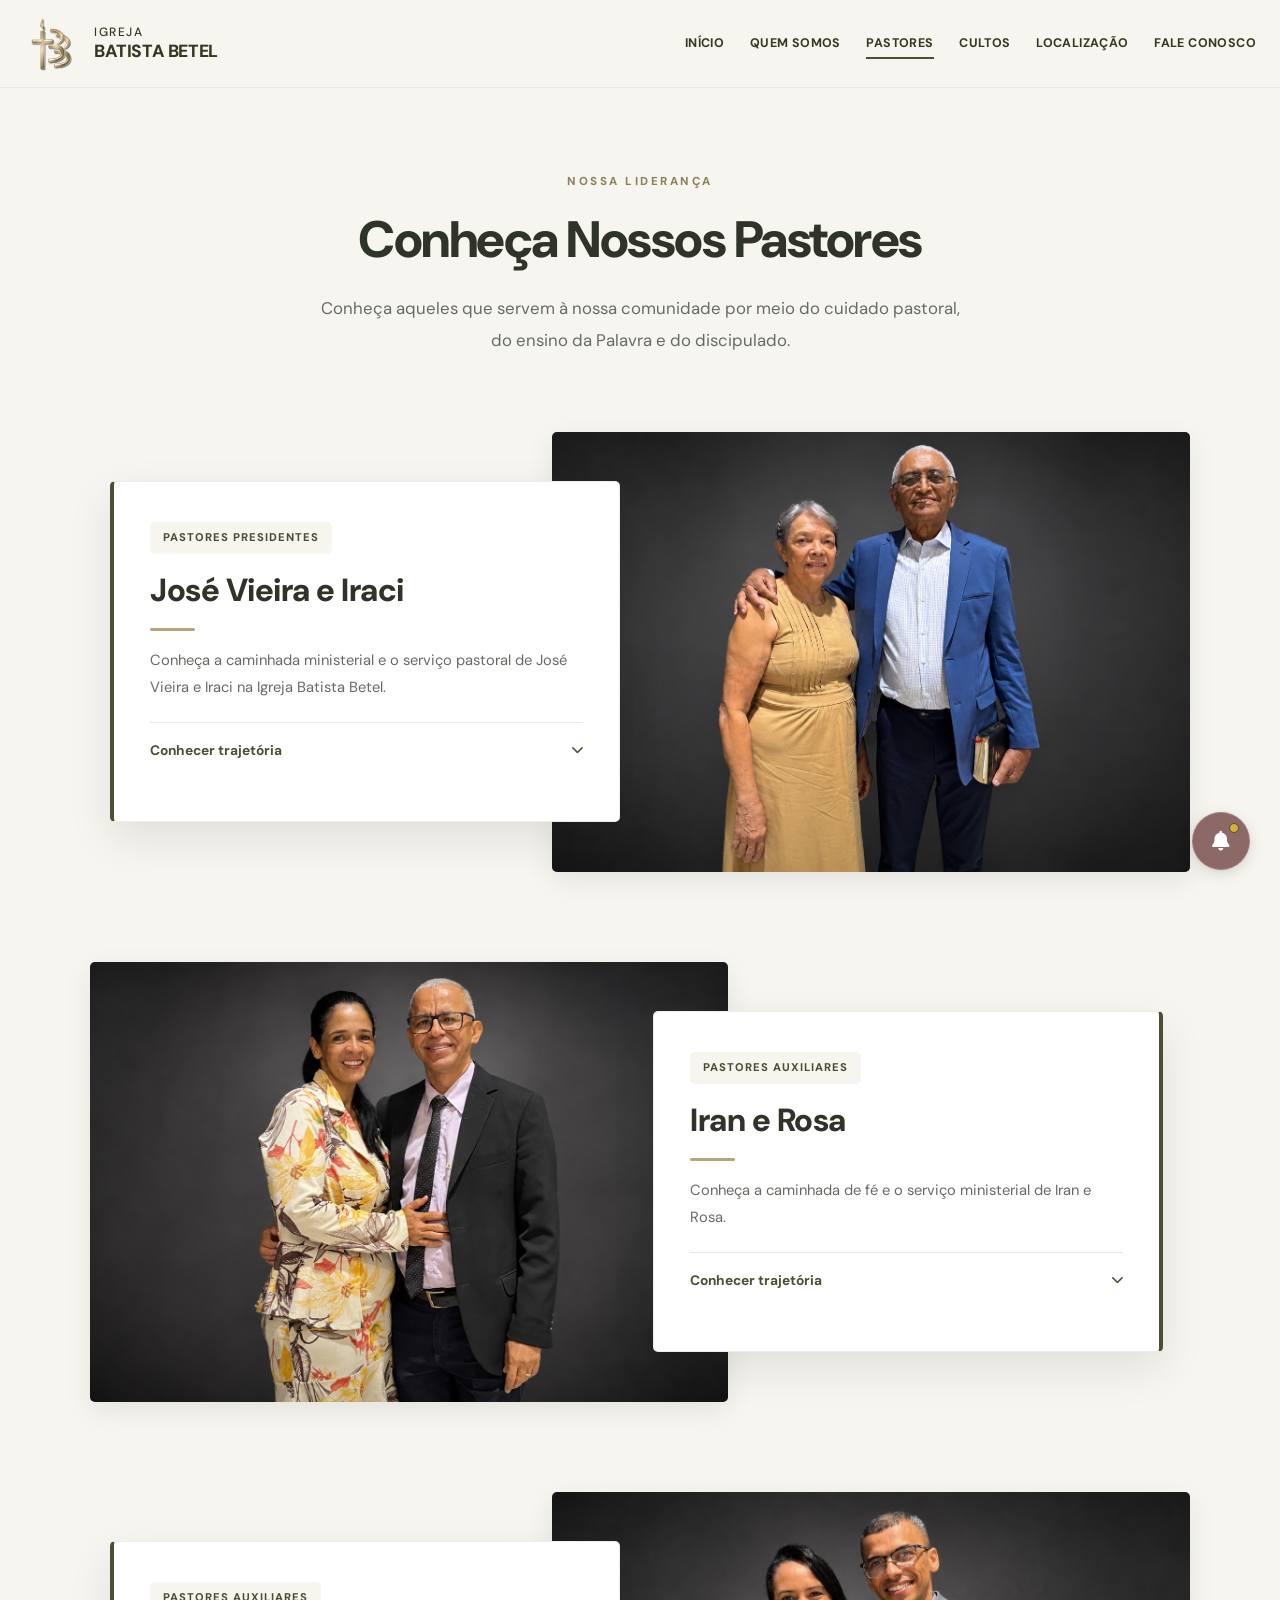
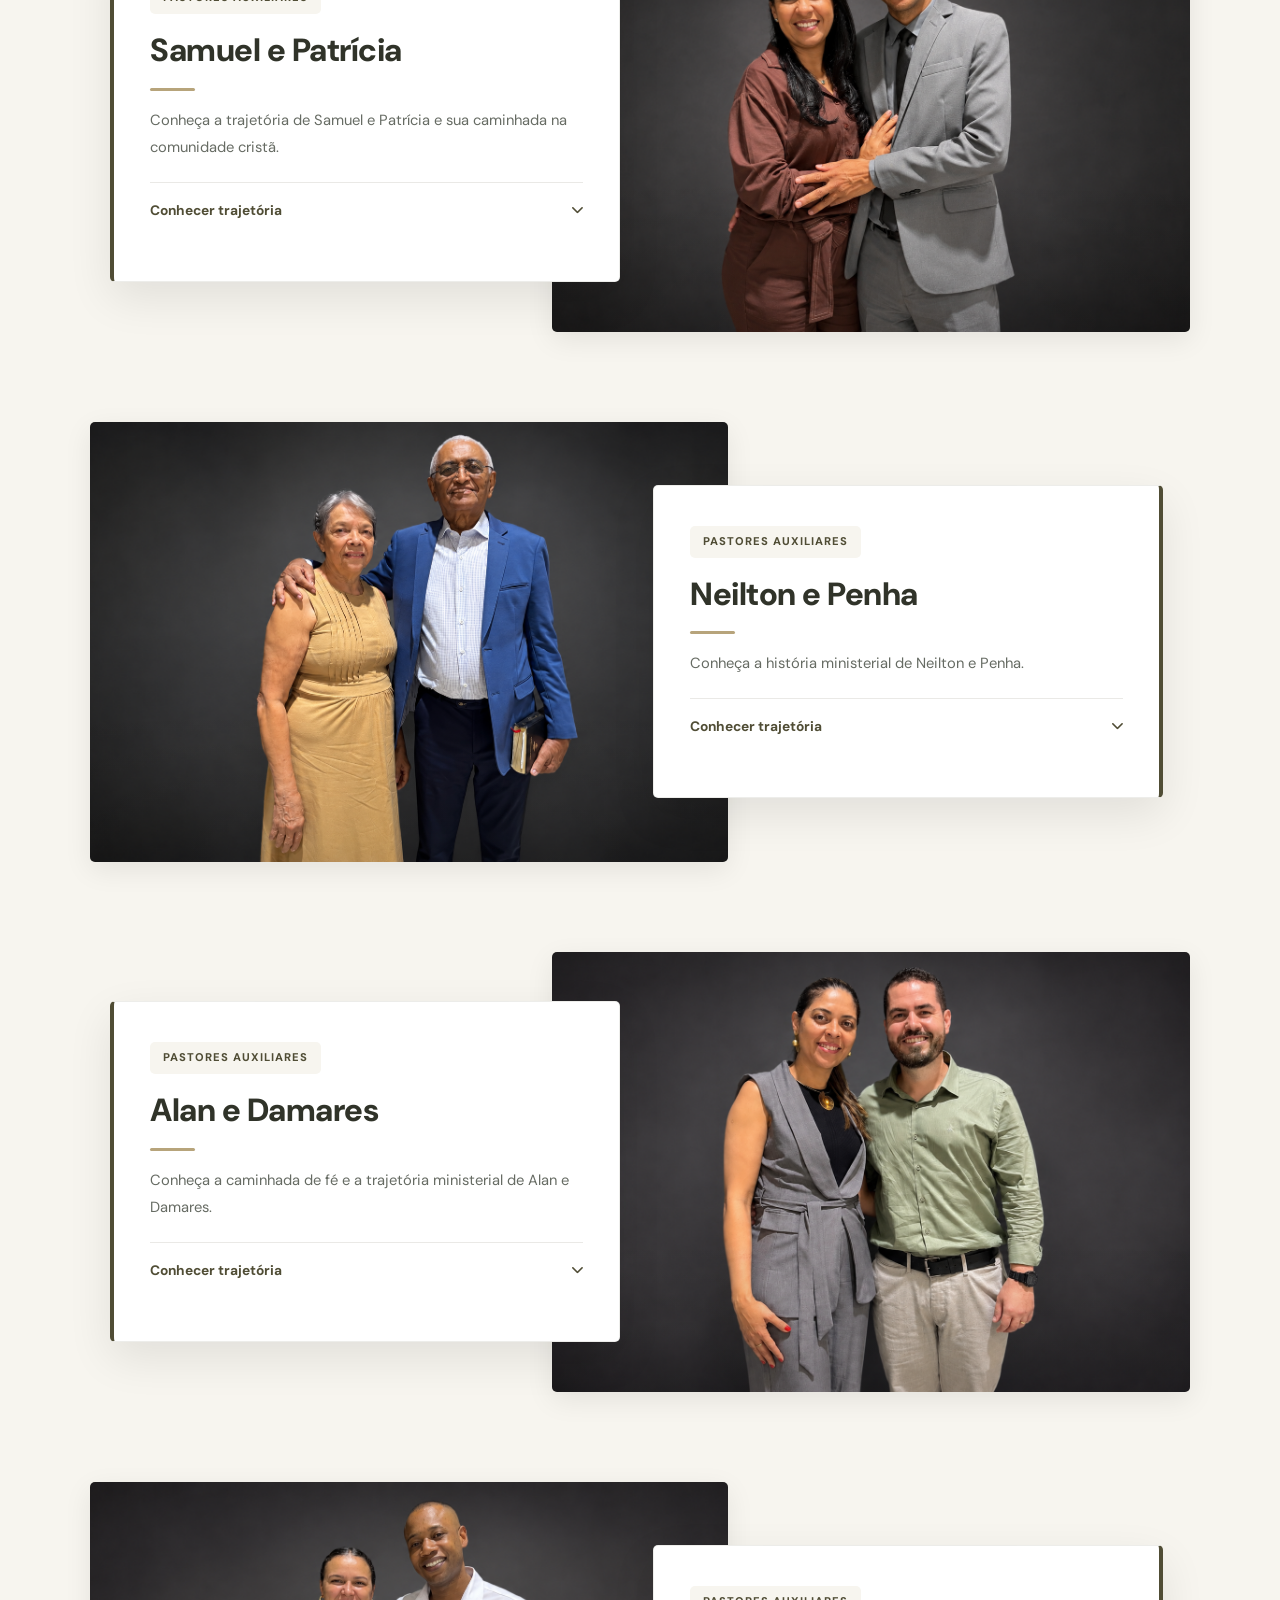
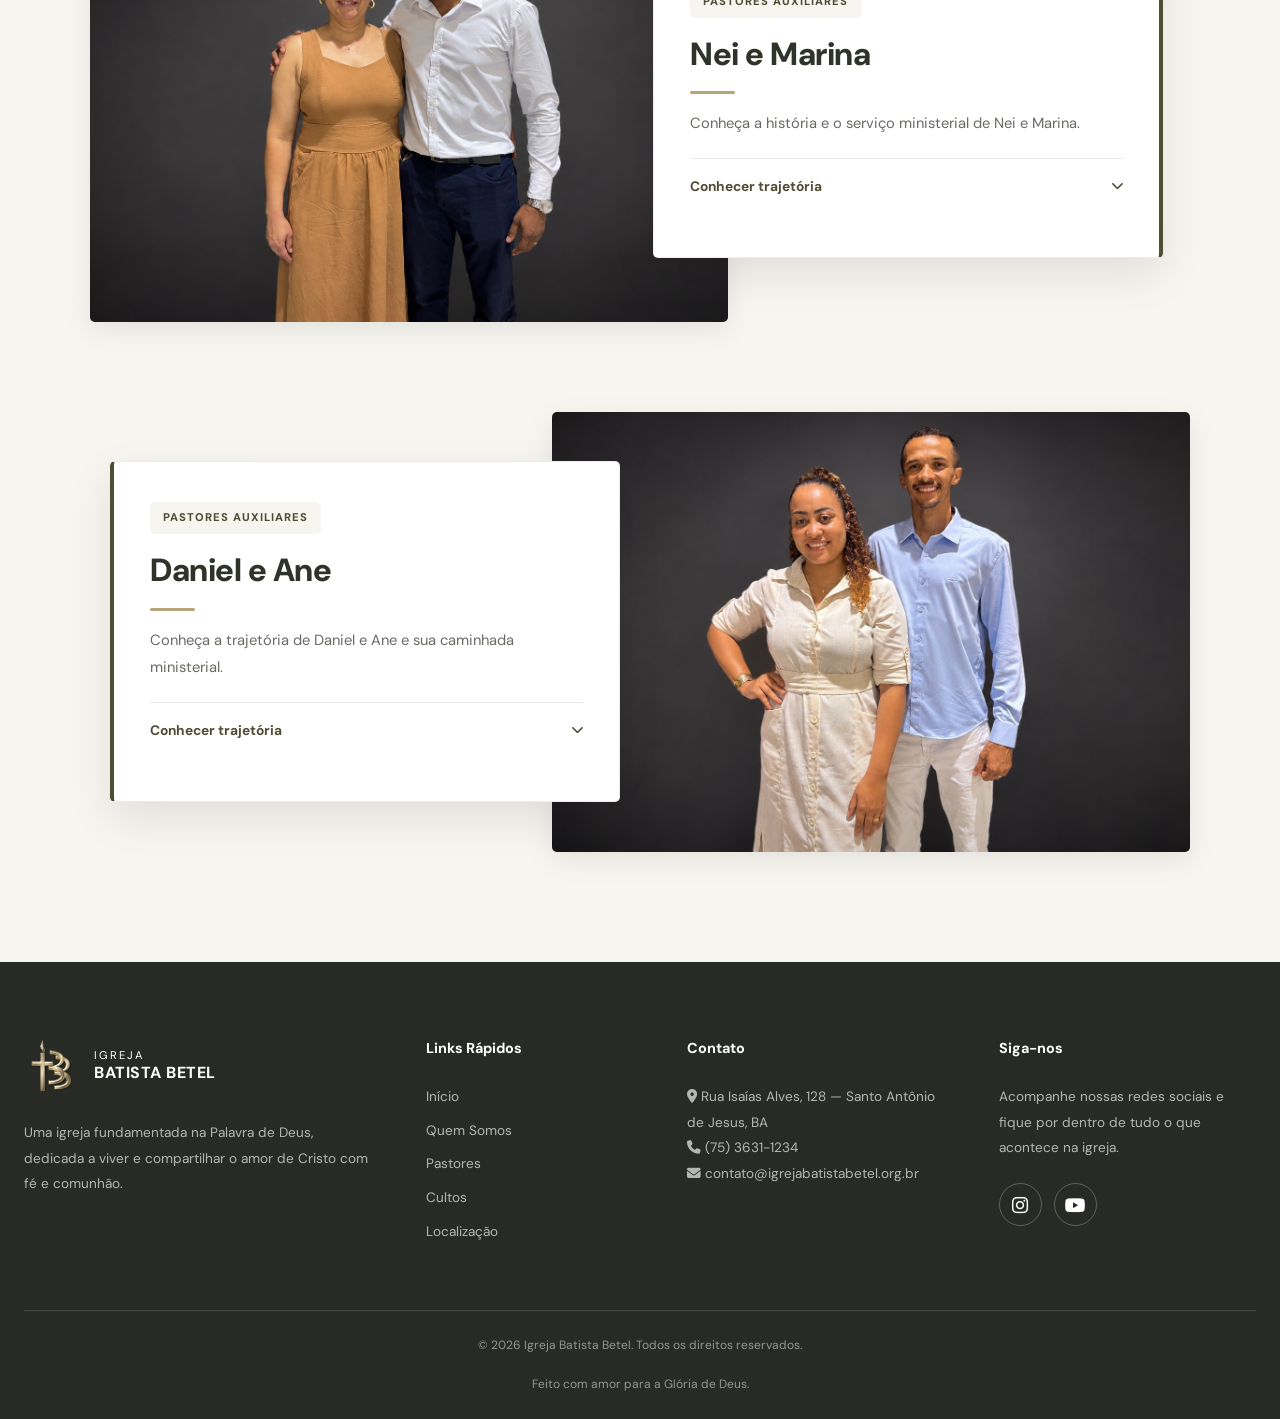
<file: pastores.html>
<!DOCTYPE html>
<html lang="pt-br">

<head>
    <meta charset="UTF-8">
    <meta name="viewport" content="width=device-width, initial-scale=1.0">

    <title>Nossos Pastores | Igreja Batista Betel</title>

    <meta
        name="description"
        content="Conheça a liderança pastoral da Igreja Batista Betel em Santo Antônio de Jesus, Bahia."
    >

    <meta name="theme-color" content="#504d35">

    <!-- FONTES -->
    <link rel="preconnect" href="https://fonts.googleapis.com">
    <link rel="preconnect" href="https://fonts.gstatic.com" crossorigin>

    <link
        href="https://fonts.googleapis.com/css2?family=DM+Sans:wght@400;500;600;700;800&display=swap"
        rel="stylesheet"
    >

    <!-- ÍCONES -->
    <link
        rel="stylesheet"
        href="https://cdnjs.cloudflare.com/ajax/libs/font-awesome/6.7.2/css/all.min.css"
    >

    <!-- ESTILOS -->
    <link rel="stylesheet" href="assets/css/global.css">
    <link rel="stylesheet" href="assets/css/pastores.css">

    <!-- SCRIPTS -->
    <script src="javaScript/global.js" defer></script>
    <script src="javaScript/pastores.js" defer></script>
</head>

<body>

    <!-- ======================================================
         HEADER GLOBAL
    ====================================================== -->

    <header id="header" class="site-header">

        <div class="container header-container">

            <a
                href="index.html"
                class="logo"
                aria-label="Igreja Batista Betel - Página inicial"
            >

                <img
                    src="assets/images/logo_betel.svg"
                    alt=""
                    class="logo-img"
                >

                <div class="logo-texto">
                    <span>Igreja</span>
                    <strong>Batista Betel</strong>
                </div>

            </a>

            <nav
                id="menu-principal"
                class="menu-principal"
                aria-label="Navegação principal"
            >

                <ul class="menu-lista">

                    <li>
                        <a href="index.html">Início</a>
                    </li>

                    <li>
                        <a href="nossa-historia.html">Quem Somos</a>
                    </li>

                    <li>
                        <a
                            href="pastores.html"
                            class="active"
                            aria-current="page"
                        >
                            Pastores
                        </a>
                    </li>

                    <li>
                        <a href="index.html#culto">Cultos</a>
                    </li>

                    <li>
                        <a href="index.html#loc">Localização</a>
                    </li>

                    <li>
                        <a href="jesus.html">Fale conosco</a>
                    </li>

                </ul>

            </nav>

            <button
                id="menu-toggle"
                class="menu-toggle"
                type="button"
                aria-label="Abrir menu"
                aria-expanded="false"
                aria-controls="menu-principal"
            >

                <span class="menu-icon" aria-hidden="true">
                    <span class="menu-line"></span>
                    <span class="menu-line"></span>
                    <span class="menu-line"></span>
                </span>

            </button>

        </div>

                <!-- ==========================================
            BARRA DE PROGRESSO DA PÁGINA
        ========================================== -->

        <div
            class="scroll-progress"
            aria-hidden="true"
        >
            <div
                class="scroll-progress-bar"
                id="scrollProgressBar"
            ></div>
        </div>


    </header>


    <!-- ======================================================
         CONTEÚDO PRINCIPAL
    ====================================================== -->

    <main class="pastores-main">

        <section
            id="pastores"
            class="pastores-section"
            aria-labelledby="pastores-titulo"
        >

            <div class="container">

                <!-- TÍTULO -->

                <div class="pastores-heading scroll-reveal">

                    <span class="section-etiqueta">
                        Nossa Liderança
                    </span>

                    <h1 id="pastores-titulo">
                        Conheça Nossos Pastores
                    </h1>

                    <p>
                        Conheça aqueles que servem à nossa comunidade
                        por meio do cuidado pastoral, do ensino
                        da Palavra e do discipulado.
                    </p>

                </div>


                <!-- CARDS -->

                <div class="pastores-lista">


                    <!-- 01 — JOSÉ VIEIRA E IRACI -->

                    <article
                        class="pastor-card scroll-reveal"
                        aria-labelledby="pastor-jose"
                    >

                        <div class="pastor-imagem">

                            <img
                                src="assets/images/pastor_jose_vieira.png"
                                alt="Pastor José Vieira e Iraci"
                                loading="eager"
                                fetchpriority="high"
                                decoding="async"
                            >

                        </div>

                        <div class="pastor-info">

                            <span class="pastor-categoria">
                                Pastores Presidentes
                            </span>

                            <h2 id="pastor-jose">
                                José Vieira e Iraci
                            </h2>

                            <span class="pastor-divisor"></span>

                            <p class="pastor-descricao">
                                Conheça a caminhada ministerial
                                e o serviço pastoral de José Vieira
                                e Iraci na Igreja Batista Betel.
                            </p>

                            <button
                                type="button"
                                class="pastor-toggle"
                                aria-expanded="false"
                                aria-controls="biografia-jose"
                            >

                                <span>Conhecer trajetória</span>

                                <i
                                    class="fa-solid fa-chevron-down"
                                    aria-hidden="true"
                                ></i>

                            </button>

                            <div
                                id="biografia-jose"
                                class="pastor-biografia"
                                aria-hidden="true"
                                inert
                            >

                                <div class="pastor-biografia-conteudo">

                                    <!-- TEXTO PROVISÓRIO -->
                                    <p>
                                        Este espaço será dedicado à
                                        trajetória ministerial do Pastor
                                        José Vieira e Iraci, incluindo
                                        sua história, formação e serviço
                                        à comunidade cristã.
                                    </p>

                                </div>

                            </div>

                        </div>

                    </article>


                    <!-- 02 — IRAN E ROSA -->

                    <article
                        class="pastor-card scroll-reveal"
                        aria-labelledby="pastor-iran"
                    >

                        <div class="pastor-imagem">

                            <img
                                src="assets/images/pastor_iran.png"
                                alt="Pastor Iran e Rosa"
                                loading="lazy"
                                decoding="async"
                            >

                        </div>

                        <div class="pastor-info">

                            <span class="pastor-categoria">
                                Pastores Auxiliares
                            </span>

                            <h2 id="pastor-iran">
                                Iran e Rosa
                            </h2>

                            <span class="pastor-divisor"></span>

                            <p class="pastor-descricao">
                                Conheça a caminhada de fé e o
                                serviço ministerial de Iran e Rosa.
                            </p>

                            <button
                                type="button"
                                class="pastor-toggle"
                                aria-expanded="false"
                                aria-controls="biografia-iran"
                            >

                                <span>Conhecer trajetória</span>

                                <i
                                    class="fa-solid fa-chevron-down"
                                    aria-hidden="true"
                                ></i>

                            </button>

                            <div
                                id="biografia-iran"
                                class="pastor-biografia"
                                aria-hidden="true"
                                inert
                            >

                                <div class="pastor-biografia-conteudo">

                                    <!-- TEXTO PROVISÓRIO -->
                                    <p>
                                        Espaço reservado para apresentar
                                        a história e a trajetória
                                        ministerial de Iran e Rosa.
                                    </p>

                                </div>

                            </div>

                        </div>

                    </article>


                    <!-- 03 — SAMUEL E PATRÍCIA -->

                    <article
                        class="pastor-card scroll-reveal"
                        aria-labelledby="pastor-samuel"
                    >

                        <div class="pastor-imagem">

                            <img
                                src="assets/images/pastor_samuel.png"
                                alt="Pastor Samuel e Patrícia"
                                loading="lazy"
                                decoding="async"
                            >

                        </div>

                        <div class="pastor-info">

                            <span class="pastor-categoria">
                                Pastores Auxiliares
                            </span>

                            <h2 id="pastor-samuel">
                                Samuel e Patrícia
                            </h2>

                            <span class="pastor-divisor"></span>

                            <p class="pastor-descricao">
                                Conheça a trajetória de Samuel
                                e Patrícia e sua caminhada
                                na comunidade cristã.
                            </p>

                            <button
                                type="button"
                                class="pastor-toggle"
                                aria-expanded="false"
                                aria-controls="biografia-samuel"
                            >

                                <span>Conhecer trajetória</span>

                                <i
                                    class="fa-solid fa-chevron-down"
                                    aria-hidden="true"
                                ></i>

                            </button>

                            <div
                                id="biografia-samuel"
                                class="pastor-biografia"
                                aria-hidden="true"
                                inert
                            >

                                <div class="pastor-biografia-conteudo">

                                    <!-- TEXTO PROVISÓRIO -->
                                    <p>
                                        Espaço reservado para a
                                        biografia ministerial de
                                        Samuel e Patrícia.
                                    </p>

                                </div>

                            </div>

                        </div>

                    </article>


                    <!-- 04 — NEILTON E PENHA -->

                    <article
                        class="pastor-card scroll-reveal"
                        aria-labelledby="pastor-neilton"
                    >

                        <div class="pastor-imagem">

                            <!-- SUBSTITUIR PELA FOTO CORRETA -->
                            <img
                                src="assets/images/pastor_jose_vieira.png"
                                alt="Fotografia provisória da liderança"
                                loading="lazy"
                                decoding="async"
                            >

                        </div>

                        <div class="pastor-info">

                            <span class="pastor-categoria">
                                Pastores Auxiliares
                            </span>

                            <h2 id="pastor-neilton">
                                Neilton e Penha
                            </h2>

                            <span class="pastor-divisor"></span>

                            <p class="pastor-descricao">
                                Conheça a história ministerial
                                de Neilton e Penha.
                            </p>

                            <button
                                type="button"
                                class="pastor-toggle"
                                aria-expanded="false"
                                aria-controls="biografia-neilton"
                            >

                                <span>Conhecer trajetória</span>

                                <i
                                    class="fa-solid fa-chevron-down"
                                    aria-hidden="true"
                                ></i>

                            </button>

                            <div
                                id="biografia-neilton"
                                class="pastor-biografia"
                                aria-hidden="true"
                                inert
                            >

                                <div class="pastor-biografia-conteudo">

                                    <!-- TEXTO PROVISÓRIO -->
                                    <p>
                                        Espaço reservado para apresentar
                                        a trajetória e o serviço
                                        ministerial de Neilton e Penha.
                                    </p>

                                </div>

                            </div>

                        </div>

                    </article>


                    <!-- 05 — ALAN E DAMARES -->

                    <article
                        class="pastor-card scroll-reveal"
                        aria-labelledby="pastor-alan"
                    >

                        <div class="pastor-imagem">

                            <img
                                src="assets/images/pastor_alan.png"
                                alt="Pastor Alan e Damares"
                                loading="lazy"
                                decoding="async"
                            >

                        </div>

                        <div class="pastor-info">

                            <span class="pastor-categoria">
                                Pastores Auxiliares
                            </span>

                            <h2 id="pastor-alan">
                                Alan e Damares
                            </h2>

                            <span class="pastor-divisor"></span>

                            <p class="pastor-descricao">
                                Conheça a caminhada de fé
                                e a trajetória ministerial
                                de Alan e Damares.
                            </p>

                            <button
                                type="button"
                                class="pastor-toggle"
                                aria-expanded="false"
                                aria-controls="biografia-alan"
                            >

                                <span>Conhecer trajetória</span>

                                <i
                                    class="fa-solid fa-chevron-down"
                                    aria-hidden="true"
                                ></i>

                            </button>

                            <div
                                id="biografia-alan"
                                class="pastor-biografia"
                                aria-hidden="true"
                                inert
                            >

                                <div class="pastor-biografia-conteudo">

                                    <!-- TEXTO PROVISÓRIO -->
                                    <p>
                                        Espaço reservado para apresentar
                                        a trajetória ministerial
                                        de Alan e Damares.
                                    </p>

                                </div>

                            </div>

                        </div>

                    </article>


                    <!-- 06 — NEI E MARINA -->

                    <article
                        class="pastor-card scroll-reveal"
                        aria-labelledby="pastor-nei"
                    >

                        <div class="pastor-imagem">

                            <img
                                src="assets/images/pastor_nei.png"
                                alt="Pastor Nei e Marina"
                                loading="lazy"
                                decoding="async"
                            >

                        </div>

                        <div class="pastor-info">

                            <span class="pastor-categoria">
                                Pastores Auxiliares
                            </span>

                            <h2 id="pastor-nei">
                                Nei e Marina
                            </h2>

                            <span class="pastor-divisor"></span>

                            <p class="pastor-descricao">
                                Conheça a história e o
                                serviço ministerial de Nei e Marina.
                            </p>

                            <button
                                type="button"
                                class="pastor-toggle"
                                aria-expanded="false"
                                aria-controls="biografia-nei"
                            >

                                <span>Conhecer trajetória</span>

                                <i
                                    class="fa-solid fa-chevron-down"
                                    aria-hidden="true"
                                ></i>

                            </button>

                            <div
                                id="biografia-nei"
                                class="pastor-biografia"
                                aria-hidden="true"
                                inert
                            >

                                <div class="pastor-biografia-conteudo">

                                    <!-- TEXTO PROVISÓRIO -->
                                    <p>
                                        Espaço reservado para apresentar
                                        a trajetória ministerial
                                        de Nei e Marina.
                                    </p>

                                </div>

                            </div>

                        </div>

                    </article>


                    <!-- 07 — DANIEL E ANE -->

                    <article
                        class="pastor-card scroll-reveal"
                        aria-labelledby="pastor-daniel"
                    >

                        <div class="pastor-imagem">

                            <img
                                src="assets/images/pastor_daniel.png"
                                alt="Pastor Daniel e Ane"
                                loading="lazy"
                                decoding="async"
                            >

                        </div>

                        <div class="pastor-info">

                            <span class="pastor-categoria">
                                Pastores Auxiliares
                            </span>

                            <h2 id="pastor-daniel">
                                Daniel e Ane
                            </h2>

                            <span class="pastor-divisor"></span>

                            <p class="pastor-descricao">
                                Conheça a trajetória de Daniel
                                e Ane e sua caminhada ministerial.
                            </p>

                            <button
                                type="button"
                                class="pastor-toggle"
                                aria-expanded="false"
                                aria-controls="biografia-daniel"
                            >

                                <span>Conhecer trajetória</span>

                                <i
                                    class="fa-solid fa-chevron-down"
                                    aria-hidden="true"
                                ></i>

                            </button>

                            <div
                                id="biografia-daniel"
                                class="pastor-biografia"
                                aria-hidden="true"
                                inert
                            >

                                <div class="pastor-biografia-conteudo">

                                    <!-- TEXTO PROVISÓRIO -->
                                    <p>
                                        Espaço reservado para apresentar
                                        a trajetória ministerial
                                        de Daniel e Ane.
                                    </p>

                                </div>

                            </div>

                        </div>

                    </article>

                </div>

            </div>

        </section>

    </main>


    <!-- ======================================================
         FOOTER GLOBAL
    ====================================================== -->

    <footer class="site-footer">

        <div class="container">

            <div class="footer-grid">

                <!-- IDENTIDADE -->

                <div class="footer-coluna">

                    <a
                        href="index.html"
                        class="footer-logo"
                        aria-label="Igreja Batista Betel - Início"
                    >

                        <img
                            src="assets/images/logo_betel.svg"
                            alt=""
                        >

                        <span>
                            <small>IGREJA</small>
                            <strong>BATISTA BETEL</strong>
                        </span>

                    </a>

                    <p>
                        Uma igreja fundamentada na Palavra de Deus,
                        dedicada a viver e compartilhar o amor
                        de Cristo com fé e comunhão.
                    </p>

                </div>


                <!-- LINKS -->

                <div class="footer-coluna">

                    <h3>Links Rápidos</h3>

                    <ul>
                        <li><a href="index.html">Início</a></li>
                        <li><a href="nossa-historia.html">Quem Somos</a></li>
                        <li><a href="pastores.html">Pastores</a></li>
                        <li><a href="index.html#culto">Cultos</a></li>
                        <li><a href="index.html#loc">Localização</a></li>
                    </ul>

                </div>


                <!-- CONTATO -->

                <div class="footer-coluna">

                    <h3>Contato</h3>

                    <p>
                        <i class="fa-solid fa-location-dot" aria-hidden="true"></i>
                        Rua Isaías Alves, 128 — Santo Antônio de Jesus, BA
                    </p>

                    <p>
                        <i class="fa-solid fa-phone" aria-hidden="true"></i>
                        (75) 3631-1234
                    </p>

                    <p>
                        <i class="fa-solid fa-envelope" aria-hidden="true"></i>
                        contato@igrejabatistabetel.org.br
                    </p>

                </div>


                <!-- REDES SOCIAIS -->

                <div class="footer-coluna">

                    <h3>Siga-nos</h3>

                    <p>
                        Acompanhe nossas redes sociais e fique
                        por dentro de tudo o que acontece na igreja.
                    </p>

                    <div class="footer-redes">

                        <a
                            href="https://www.instagram.com/betelsajba/"
                            target="_blank"
                            rel="noopener noreferrer"
                            aria-label="Instagram da Igreja Batista Betel"
                        >
                            <i class="fa-brands fa-instagram" aria-hidden="true"></i>
                        </a>

                        <a
                            href="https://www.youtube.com/@igrejabetelsajba7333"
                            target="_blank"
                            rel="noopener noreferrer"
                            aria-label="YouTube da Igreja Batista Betel"
                        >
                            <i class="fa-brands fa-youtube" aria-hidden="true"></i>
                        </a>

                    </div>

                </div>

            </div>


            <!-- FAIXA INFERIOR -->

            <div class="footer-inferior">

                <span>
                    © <span id="ano-atual">2026</span>
                    Igreja Batista Betel. Todos os direitos reservados.
                </span>

                <span>
                    Feito com amor para a Glória de Deus.
                </span>

            </div>

        </div>

    </footer>


    <!-- ======================================================
         BOTÃO FLUTUANTE DE AVISOS
    ====================================================== -->

    <button
        id="btn-avisos"
        class="btn-flutuante"
        type="button"
        aria-label="Abrir avisos e informes"
        aria-controls="modal-avisos"
        aria-expanded="false"
    >

        <i class="fa-solid fa-bell" aria-hidden="true"></i>

        <span class="aviso-notificacao" aria-hidden="true"></span>

    </button>


    <!-- ======================================================
         MODAL DE AVISOS
    ====================================================== -->

    <div
        id="modal-avisos"
        class="modal-overlay"
        role="dialog"
        aria-modal="true"
        aria-hidden="true"
        aria-labelledby="modal-titulo"
        tabindex="-1"
        inert
    >

        <div class="modal-container">

            <div class="modal-header">

                <h2 id="modal-titulo">
                    Avisos &amp; Informes
                </h2>

                <button
                    id="btn-fechar-modal"
                    class="modal-close"
                    type="button"
                    aria-label="Fechar avisos"
                >
                    &times;
                </button>

            </div>

            <div class="modal-body">

                <article class="aviso-card">

                    <span class="aviso-tag">DESTAQUE</span>

                    <h3>Culto Especial de Jovens</h3>

                    <p>
                        Neste sábado, às 19h30.
                        Contamos com a sua presença!
                    </p>

                </article>

                <article class="aviso-card">

                    <span class="aviso-tag">PROGRAMAÇÃO</span>

                    <h3>Culto de Celebração</h3>

                    <p>
                        Neste domingo, às 18h.
                        Venha cultuar conosco e traga sua família!
                    </p>

                </article>

            </div>

            <div class="modal-footer">

                <button
                    id="btn-entendi"
                    class="btn btn-modal"
                    type="button"
                >
                    Entendido
                </button>

            </div>

        </div>

    </div>

</body>
</html>
</file>
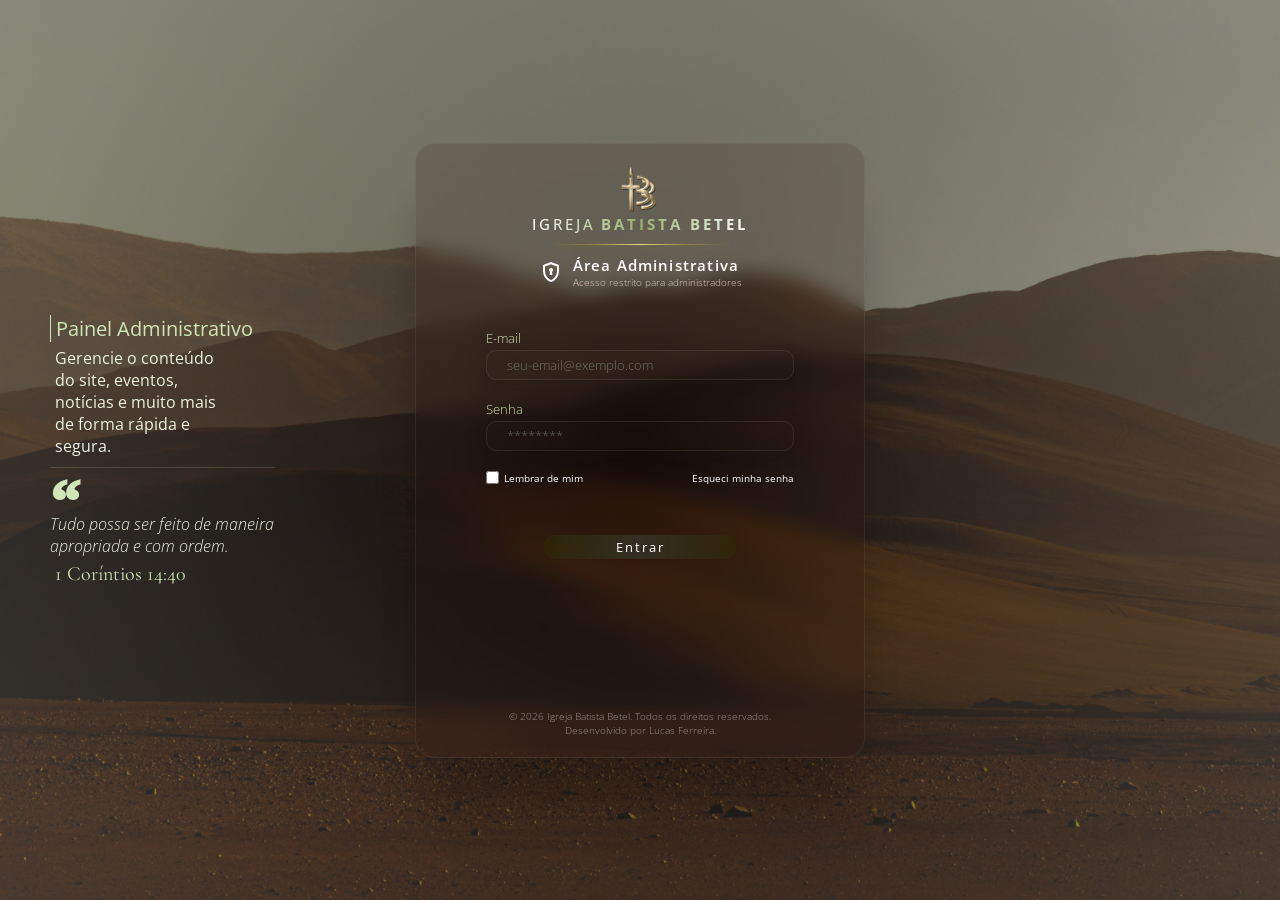
<file: admin/admin.html>
<!DOCTYPE html>
<html lang="PT-br">
<head>
    <meta charset="UTF-8">
    <meta name="viewport" content="width=device-width, initial-scale=1.0">
    <title>Área Administrativa | Igreja Batista Betel</title>
    <link rel="stylesheet" href="../assets/css/admin.css">

    <link rel="preconnect" href="https://fonts.googleapis.com">
    <link rel="preconnect" href="https://fonts.gstatic.com" crossorigin>
    <link href="https://fonts.googleapis.com/css2?family=Open+Sans:ital,wght@0,300..800;1,300..800&display=swap" rel="stylesheet">

    <link rel="preconnect" href="https://fonts.googleapis.com">
    <link rel="preconnect" href="https://fonts.gstatic.com" crossorigin>
    <link href="https://fonts.googleapis.com/css2?family=Cormorant+Garamond:wght@400;500;600&display=swap" rel="stylesheet">
   

</head>
<body> 
    <section class="info">
        <div class="painel">
            <h2>Painel Administrativo</h2>
            <p>Gerencie o conteúdo do site, eventos, notícias e muito mais de forma rápida e segura.</p>
        </div>

        <div class="lineBar"></div>

        <div class="passagem">
            <span>“</span>
            <p class="citacao1">Tudo possa ser feito de maneira apropriada e com ordem.</p>
            <p class="citacao2">1 Coríntios 14:40</p>
        </div>
    </section>

    <section class="principal">
        <div class="login-container">
  
            <div class="logo">
                <img src="/assets/images/logo_betel.svg" alt="Logo Igreja Batista Betel">
                <h1 class="titulo">
                <span class="igreja">Igreja</span> Batista Betel
                </h1>
            </div>

            <div class="widget-form">
                <img src="/assets/images/admin-images/encripitado.svg" alt="Ícone de segurança">
                <div class="wInfo">
                <p class="p1">Área Administrativa</p>
                <p class="p2">Acesso restrito para administradores</p>
                </div>             
            </div>

       
            <form action="#" method="post" class="form">
                <div class="input-group">
                    <label for="email">E-mail</label>
                    <input type="email" id="email" name="email" placeholder="seu-email@exemplo.com" autocomplete="off" autofocus required>
                </div>

                <div class="input-group">
                    <label for="senha">Senha</label>
                    <input type="password" id="senha" name="senha" placeholder="********" minlength="8" required>    
                </div>

                <div class="lembrar">
                    <label>
                        <input type="checkbox" id="lembrar">
                        Lembrar de mim
                    </label>

                    <a href="#">Esqueci minha senha</a>
                </div>

                <button type="submit">Entrar</button>
            </form>
            <div class="fim">
                <div class="direitos">
                    © 2026 Igreja Batista Betel. Todos os direitos reservados.
                </div>

                <div class="direitos">
                    <a href="#">
                        Desenvolvido por Lucas Ferreira.
                    </a>
                </div>
            </div>
        </div>
    </section>

</body>
</html>
</file>
<file: assets/css/global.css>
/* ==========================================================
   IGREJA BATISTA BETEL
   GLOBAL.CSS — IDENTIDADE INSTITUCIONAL
========================================================== */


/* ==========================================================
   01. VARIÁVEIS
========================================================== */

:root {
    --color-primary: #504d35;
    --color-primary-dark: #383624;
    --color-accent: #b7a47b;

    --bg-primary: #ffffff;
    --bg-secondary: #f7f5ef;
    --bg-dark: #282b25;

    --text-primary: #303329;
    --text-secondary: #666b63;
    --text-light: #ffffff;

    --font-primary: "DM Sans", sans-serif;

    --container-width: 1240px;
    --header-height: 88px;

    --transition: 0.3s ease;
}


/* ==========================================================
   02. RESET E CONFIGURAÇÕES GERAIS
========================================================== */

*,
*::before,
*::after {
    margin: 0;
    padding: 0;
    box-sizing: border-box;
}

html {
    scroll-behavior: smooth;
    scroll-padding-top: var(--header-height);
}

body {
    min-width: 320px;
    font-family: var(--font-primary);
    color: var(--text-primary);
    background: var(--bg-primary);
    line-height: 1.6;
    -webkit-font-smoothing: antialiased;
}

body.modal-open,
body.menu-open {
    overflow: hidden;
}

img {
    display: block;
    max-width: 100%;
}

a {
    color: inherit;
    text-decoration: none;
}

ul {
    list-style: none;
}

button,
input,
textarea {
    font: inherit;
}

button {
    cursor: pointer;
}

:focus-visible {
    outline: 3px solid var(--color-accent);
    outline-offset: 4px;
}

.container {
    width: min(calc(100% - 48px), var(--container-width));
    margin-inline: auto;
}


/* ==========================================================
   BARRA DE PROGRESSO DA PÁGINA
========================================================== */

.scroll-progress {
    position: fixed;

    top: var(--header-height);
    left: 0;

    width: 100%;
    height: 2px;

    z-index: 999;

    pointer-events: none;

    background: transparent;
}

.scroll-progress-bar {
    width: 100%;
    height: 100%;

    background: var(--color-accent);

    transform: scaleX(0);
    transform-origin: left center;

    will-change: transform;
}

/* Quando o header tiver altura diferente no mobile */

@media (max-width: 840px) {

    .scroll-progress {
        top: var(--header-height);
    }

}


/* ==========================================================
   03. BOTÕES E ELEMENTOS GLOBAIS
========================================================== */

.btn {
    display: inline-flex;
    align-items: center;
    justify-content: center;
    gap: 12px;

    min-height: 50px;
    padding: 13px 24px;

    border: 1px solid transparent;
    border-radius: 3px;

    font-size: 0.85rem;
    font-weight: 700;
    letter-spacing: 0.2px;
    text-align: center;

    transition:
        background-color var(--transition),
        color var(--transition),
        border-color var(--transition),
        transform var(--transition);
}

.btn:hover {
    transform: translateY(-2px);
}

.btn-claro {
    color: #292c25;
    background: #f4f0e4;
}

.btn-claro:hover {
    background: #ffffff;
}

.btn-contorno {
    color: #ffffff;
    border-color: rgba(255, 255, 255, 0.65);
    background: transparent;
}

.btn-contorno:hover {
    color: #292c25;
    background: #ffffff;
}

.section-etiqueta {
    display: block;
    margin-bottom: 18px;

    color: #8d805d;
    font-size: 0.72rem;
    font-weight: 800;
    letter-spacing: 2.5px;
    text-transform: uppercase;
}


/* ==========================================================
   04. HEADER E NAVEGAÇÃO
========================================================== */

.site-header {
    position: fixed;
    top: 0;
    left: 0;
    right: 0;

    z-index: 5000;

    width: 100%;
    height: var(--header-height);

    background: rgb(247, 245, 239);
    border-bottom: 1px solid rgba(80, 77, 53, 0.08);

    isolation: isolate;

    transition:
        box-shadow var(--transition),
        background-color var(--transition);
}

.site-header.scrolled {
    box-shadow: 0 6px 24px rgba(0, 0, 0, 0.075);
}

.header-container {
    display: flex;
    align-items: center;
    justify-content: space-between;

    height: 100%;
    gap: 24px;
}


/* Logo */

.logo {
    display: inline-flex;
    align-items: center;
    gap: 12px;
    flex-shrink: 0;
}

.logo-img {
    width: 58px;
    height: 58px;
    object-fit: contain;
}

.logo-texto {
    display: flex;
    flex-direction: column;

    line-height: 1.25;
    text-transform: uppercase;
    color: var(--color-primary-dark);
}

.logo-texto span {
    font-size: 0.75rem;
    font-weight: 500;
    letter-spacing: 1.5px;
}

.logo-texto strong {
    font-size: 1.1rem;
    font-weight: 800;
    letter-spacing: -0.4px;
}


/* Navegação desktop */

.menu-principal {
    display: flex;
    align-items: center;
    gap: 35px;
}

.menu-lista {
    display: flex;
    align-items: center;
    gap: clamp(14px, 2vw, 28px);
}

.menu-lista a {
    position: relative;
    display: inline-block;

    padding: 10px 0;

    font-size: 0.78rem;
    font-weight: 700;
    text-transform: uppercase;
    letter-spacing: 0.4px;

    color: var(--color-primary-dark);

    transition: color var(--transition);
}

.menu-lista a::after {
    content: "";

    position: absolute;
    left: 0;
    bottom: 4px;

    width: 100%;
    height: 2px;

    background: var(--color-primary);

    transform: scaleX(0);
    transform-origin: left;

    transition: transform var(--transition);
}

.menu-lista a:hover::after,
.menu-lista a.active::after {
    transform: scaleX(1);
}


/* Botão do header */

.btn-header {
    min-height: 44px;
    padding: 12px 17px;

    background: var(--color-primary);
    color: #ffffff;

    font-size: 0.75rem;
    white-space: nowrap;
}

.btn-header:hover {
    background: var(--color-primary-dark);
}


/* ==========================================================
   05. MENU MOBILE — BOTÃO HAMBÚRGUER ANIMADO
========================================================== */

.menu-toggle {
    position: relative;
    z-index: 10;

    display: none;
    align-items: center;
    justify-content: center;

    width: 48px;
    height: 48px;
    flex-shrink: 0;

    padding: 0;

    border: none;
    background: transparent;
    color: var(--color-primary-dark);

    cursor: pointer;
    touch-action: manipulation;
    -webkit-tap-highlight-color: transparent;
}

/* Ícone */

.menu-icon {
    position: relative;
    display: block;

    width: 28px;
    height: 24px;

    transform: rotate(0deg);

    transition: transform 0.65s
        cubic-bezier(0.68, -0.3, 0.25, 1.3);
}

/* Linhas */

.menu-line {
    position: absolute;
    left: 0;

    display: block;

    width: 100%;
    height: 2.5px;

    border-radius: 5px;
    background: currentColor;

    transform-origin: center;

    transition:
        top 0.45s ease,
        transform 0.45s ease,
        opacity 0.2s ease;
}

.menu-line:nth-child(1) {
    top: 2px;
}

.menu-line:nth-child(2) {
    top: 11px;
}

.menu-line:nth-child(3) {
    top: 20px;
}

/* Estado aberto: giro horário */

.menu-toggle.ativo .menu-icon {
    transform: rotate(360deg);
}

/* Forma o X */

.menu-toggle.ativo .menu-line:nth-child(1) {
    top: 11px;
    transform: rotate(45deg);
}

.menu-toggle.ativo .menu-line:nth-child(2) {
    opacity: 0;
    transform: scaleX(0);
}

.menu-toggle.ativo .menu-line:nth-child(3) {
    top: 11px;
    transform: rotate(-45deg);
}

.menu-toggle:focus-visible {
    outline: 3px solid var(--color-accent);
    outline-offset: 3px;
    border-radius: 5px;
}


/* ==========================================================
   06. FOOTER
========================================================== */

.site-footer {
    padding-top: 75px;
    background: var(--bg-dark);
    color: #ffffff;
}

.footer-grid {
    display: grid;
    grid-template-columns: 1.35fr 0.8fr 1fr 1fr;
    gap: 55px;
    padding-bottom: 65px;
}


/* Logo do rodapé */

.footer-logo {
    display: inline-flex;
    align-items: center;
    gap: 12px;
    margin-bottom: 25px;
}

.footer-logo img {
    width: 58px;
    height: 58px;
    object-fit: contain;
}

.footer-logo span {
    display: flex;
    flex-direction: column;
    line-height: 1.3;
}

.footer-logo small {
    font-size: 0.7rem;
    letter-spacing: 2px;
}

.footer-logo strong {
    font-size: 1rem;
    letter-spacing: 0.5px;
}


/* Colunas */

.footer-coluna h3 {
    margin-bottom: 24px;
    color: #ffffff;
    font-size: 0.9rem;
    font-weight: 700;
}

.footer-coluna p,
.footer-coluna li {
    color: rgba(255, 255, 255, 0.66);
    font-size: 0.85rem;
    line-height: 1.9;
}

.footer-coluna li + li {
    margin-top: 8px;
}

.footer-coluna a:not(.footer-logo) {
    transition: color var(--transition);
}

.footer-coluna a:hover {
    color: #ffffff;
}


/* Redes sociais */

.footer-redes {
    display: flex;
    align-items: center;
    gap: 12px;
    margin-top: 22px;
}

.footer-redes a {
    display: inline-flex;
    align-items: center;
    justify-content: center;

    width: 43px;
    height: 43px;

    border: 1px solid rgba(255, 255, 255, 0.25);
    border-radius: 50%;

    color: #ffffff;
    font-size: 1.15rem;

    transition:
        background-color var(--transition),
        border-color var(--transition);
}

.footer-redes a:hover {
    background: var(--color-primary);
    border-color: var(--color-primary);
}


/* Faixa inferior */

.footer-inferior {
    display: flex;
    flex-direction: column;
    align-items: center;
    justify-content: space-between;
    gap: 20px;

    padding: 25px 0;

    border-top: 1px solid rgba(255, 255, 255, 0.13);

    color: rgba(255, 255, 255, 0.5);
    font-size: 0.75rem;
}

.footer-inferior a {
    color: rgba(255, 255, 255, 0.85);
    transition: color var(--transition);
}

.footer-inferior a:hover {
    color: #ffffff;
}


/* ==========================================================
   07. BOTÃO FLUTUANTE — AVISOS
========================================================== */

.btn-flutuante {
    position: fixed;
    right: 30px;
    bottom: 30px;
    z-index: 5100;

    display: flex;
    align-items: center;
    justify-content: center;

    width: 58px;
    height: 58px;

    border: 1px solid rgba(255, 255, 255, 0.15);
    border-radius: 50%;

    background-color: rgba(100, 51, 51, 0.726);

    backdrop-filter: blur(8px);
    -webkit-backdrop-filter: blur(8px);

    color: #ffffff;
    font-size: 1.25rem;

    box-shadow:
        0 4px 16px rgba(0, 0, 0, 0.12),
        0 1px 4px rgba(0, 0, 0, 0.06);

    transition:
        background-color 0.3s ease,
        box-shadow 0.3s ease,
        transform 0.3s ease;
}

.btn-flutuante:hover {
    background-color: var(--color-primary-dark);
    transform: translateY(-4px);
    box-shadow: 0 8px 24px rgba(0, 0, 0, 0.18);
}

.btn-flutuante i {
    display: block;
    transition: transform 0.3s ease;
}

.btn-flutuante:hover i {
    transform: rotate(-12deg);
}

.aviso-notificacao {
    position: absolute;
    top: 10px;
    right: 10px;

    width: 10px;
    height: 10px;

    border: 1px solid var(--color-primary);
    border-radius: 50%;

    background-color: #d4af37;

    transition: border-color 0.3s ease;
}

.btn-flutuante:hover .aviso-notificacao {
    border-color: var(--color-primary-dark);
}

.btn-flutuante[aria-expanded="true"] {
    background-color: var(--color-primary-dark);
}

.btn-flutuante:focus-visible {
    outline: 3px solid var(--color-accent);
    outline-offset: 4px;
}


/* ==========================================================
   08. MODAL DE AVISOS
========================================================== */

.modal-overlay {
    position: fixed;
    inset: 0;
    z-index: 6000;

    display: flex;
    align-items: center;
    justify-content: center;

    padding: 20px;

    background: rgba(12, 16, 12, 0.72);

    opacity: 0;
    visibility: hidden;
    pointer-events: none;

    transition:
        opacity 0.25s ease,
        visibility 0.25s ease;
}

.modal-overlay.ativo {
    opacity: 1;
    visibility: visible;
    pointer-events: auto;
}

.modal-container {
    width: min(100%, 520px);
    max-height: min(90vh, 720px);
    overflow-y: auto;

    background: #ffffff;
    border-radius: 10px;

    box-shadow: 0 25px 70px rgba(0, 0, 0, 0.25);
}


/* Cabeçalho do modal */

.modal-header {
    display: flex;
    align-items: center;
    justify-content: space-between;
    gap: 20px;

    padding: 26px 30px;
    border-bottom: 1px solid #e7e7e2;
}

.modal-header h2 {
    color: var(--color-primary-dark);
    font-size: 1.35rem;
}

.modal-close {
    display: flex;
    align-items: center;
    justify-content: center;
    flex-shrink: 0;

    width: 36px;
    height: 36px;

    border: none;
    border-radius: 50%;

    background: #f0f0eb;
    color: var(--color-primary-dark);
}


/* Conteúdo */

.modal-body {
    display: flex;
    flex-direction: column;
    gap: 16px;
    padding: 26px 30px;
}

.aviso-card {
    padding: 22px;

    border: 1px solid #e6e8e1;
    border-radius: 7px;

    background: #fafaf7;
}

.aviso-tag {
    display: inline-block;
    margin-bottom: 12px;

    color: #857452;
    font-size: 0.7rem;
    font-weight: 800;
    letter-spacing: 1px;
}

.aviso-card h3 {
    margin-bottom: 10px;
    color: var(--color-primary-dark);
    font-size: 1.05rem;
}

.aviso-card p {
    color: var(--text-secondary);
    font-size: 0.88rem;
    line-height: 1.8;
}


/* Rodapé do modal */

.modal-footer {
    display: flex;
    justify-content: flex-end;
    padding: 0 30px 28px;
}

.btn-modal {
    background: var(--color-primary);
    color: #ffffff;
}

.btn-modal:hover {
    background: var(--color-primary-dark);
}


/* ==========================================================
   SCROLL REVEAL — SISTEMA GLOBAL
========================================================== */

.scroll-reveal {
    --reveal-duration: 1s;
    --reveal-delay: 0s;
    --reveal-distance: 40px;
    --reveal-easing: cubic-bezier(0.22, 1, 0.36, 1);

    opacity: 1;
    transform: none;
}

/* Estado inicial */

html.reveal-ready .scroll-reveal {
    opacity: 0;
    transform: translateY(var(--reveal-distance));

    transition:
        opacity var(--reveal-duration) var(--reveal-easing),
        transform var(--reveal-duration) var(--reveal-easing);

    transition-delay: var(--reveal-delay);
}

/* Direções */

html.reveal-ready .scroll-reveal.reveal-left {
    transform: translateX(calc(var(--reveal-distance) * -1));
}

html.reveal-ready .scroll-reveal.reveal-right {
    transform: translateX(var(--reveal-distance));
}

html.reveal-ready .scroll-reveal.reveal-zoom {
    transform: scale(0.9);
}

/* Estado final — após entrar na tela */

html.reveal-ready .scroll-reveal.reveal-visible,
html.reveal-ready .scroll-reveal.reveal-left.reveal-visible,
html.reveal-ready .scroll-reveal.reveal-right.reveal-visible,
html.reveal-ready .scroll-reveal.reveal-zoom.reveal-visible {
    opacity: 1;
    transform: none;
}

/* Velocidades */

.reveal-fast {
    --reveal-duration: 0.5s;
}

.reveal-slow {
    --reveal-duration: 1.5s;
}

.reveal-slower {
    --reveal-duration: 2s;
}

/* Atrasos */

.reveal-delay-1 {
    --reveal-delay: 0.15s;
}

.reveal-delay-2 {
    --reveal-delay: 0.3s;
}

.reveal-delay-3 {
    --reveal-delay: 0.45s;
}

.reveal-delay-4 {
    --reveal-delay: 0.6s;
}

/* ==========================================================
   09. RESPONSIVIDADE
   BREAKPOINTS DO MAIOR PARA O MENOR
========================================================== */


/* ==========================================================
   DESKTOP COMPACTO — ATÉ 1100PX
========================================================== */

@media (max-width: 1100px) {

    .menu-principal {
        gap: 18px;
    }

    .menu-lista {
        gap: 14px;
    }

    .menu-lista a {
        font-size: 0.72rem;
    }

    .footer-grid {
        grid-template-columns: repeat(2, minmax(0, 1fr));
        gap: 40px;
    }

}


/* ==========================================================
   TABLET / MENU MOBILE — ATÉ 840PX
========================================================== */

@media (max-width: 840px) {

    :root {
        --header-height: 74px;
    }

    .container {
        width: calc(100% - 40px);
    }

    .logo-img {
        width: 48px;
        height: 48px;
    }

    .logo-texto strong {
        font-size: 0.95rem;
    }

    .logo-texto span {
        font-size: 0.65rem;
    }

    /* Botão mobile */

    .menu-toggle {
        display: inline-flex;
        pointer-events: auto;
    }

    /* Painel mobile */

    .menu-principal {
        position: absolute;
        top: 100%;
        left: 0;
        right: 0;

        z-index: 2;

        display: flex;
        flex-direction: column;
        align-items: stretch;
        gap: 25px;

        width: 100%;
        max-height: calc(100dvh - var(--header-height));
        overflow-y: auto;

        padding: 28px 24px 35px;

        background: #f7f5ef;
        box-shadow: 0 20px 35px rgba(0, 0, 0, 0.1);

        opacity: 0;
        visibility: hidden;
        pointer-events: none;

        transform: translateY(-12px);

        transition:
            opacity var(--transition),
            visibility var(--transition),
            transform var(--transition);
    }

    .menu-principal.abrir {
        opacity: 1;
        visibility: visible;
        pointer-events: auto;

        transform: translateY(0);
    }

    .menu-lista {
        flex-direction: column;
        align-items: stretch;
        gap: 0;
    }

    .menu-lista li {
        border-bottom: 1px solid rgba(80, 77, 53, 0.12);
    }

    .menu-lista a {
        display: block;
        padding: 16px 0;
        font-size: 0.85rem;
    }

    .menu-lista a::after {
        display: none;
    }

    .btn-header {
        width: 100%;
    }

    .footer-grid {
        grid-template-columns: repeat(2, minmax(0, 1fr));
    }

}


/* ==========================================================
   MOBILE — ATÉ 650PX
========================================================== */

@media (max-width: 650px) {

    .btn-flutuante {
        right: 18px;
        bottom: 20px;

        width: 52px;
        height: 52px;

        font-size: 1.15rem;
    }

    .aviso-notificacao {
        top: 9px;
        right: 9px;
    }

}


/* ==========================================================
   MOBILE — ATÉ 600PX
========================================================== */

@media (max-width: 600px) {

    .footer-grid {
        grid-template-columns: 1fr;
        gap: 35px;
    }

    .site-footer {
        padding-top: 55px;
    }

    .footer-inferior {
        flex-direction: column;
        align-items: flex-start;
        gap: 8px;
    }

    .btn-flutuante {
        bottom: 18px;
    }

    .modal-header,
    .modal-body {
        padding: 22px;
    }

    .modal-footer {
        padding: 0 22px 22px;
    }

}


/* ==========================================================
   10. ACESSIBILIDADE — REDUÇÃO DE MOVIMENTO
========================================================== */

@media (prefers-reduced-motion: reduce) {

    html {
        scroll-behavior: auto;
    }

    *,
    *::before,
    *::after {
        animation-duration: 0.01ms !important;
        animation-iteration-count: 1 !important;
        transition-duration: 0.01ms !important;
        scroll-behavior: auto !important;
    }

}
</file>
<file: assets/css/home.css>
/* ==========================================================
   IGREJA BATISTA BETEL
   HOME.CSS — PÁGINA INICIAL
========================================================== */


/* ==========================================================
   01. HERO
========================================================== */

/* ==========================================================
   HERO — PINTURA CINEMATOGRÁFICA
========================================================== */

.hero-paint {
    --paint-color: #e8d8ae;
    --paint-duration: 2.4s;
    --paint-delay: 0.6s;

    position: relative;
    display: inline-block;

    color: rgba(255, 255, 255, 0.38);
}

/* Camada dourada que será revelada */

.hero-paint::before {
    content: attr(data-text);

    position: absolute;
    inset: 0;

    color: var(--paint-color);
    white-space: nowrap;

    clip-path: inset(0 100% 0 0);

    animation:
        heroPaintReveal var(--paint-duration)
        cubic-bezier(0.65, 0, 0.25, 1)
        var(--paint-delay)
        forwards;
}

/* Camada de brilho que percorre o texto */

.hero-paint::after {
    content: attr(data-text);

    position: absolute;
    inset: 0;

    color: transparent;
    white-space: nowrap;

    background: linear-gradient(
        90deg,
        transparent 0%,
        rgba(255, 255, 255, 0.15) 35%,
        rgba(255, 249, 220, 1) 50%,
        rgba(255, 255, 255, 0.15) 65%,
        transparent 100%
    );

    background-size: 250% 100%;
    background-position: 100% 0;

    -webkit-background-clip: text;
    background-clip: text;

    opacity: 0;

    animation:
        heroPaintLight var(--paint-duration)
        ease-in-out
        var(--paint-delay)
        forwards;
}

/* Revelação progressiva da cor */

@keyframes heroPaintReveal {
    0% {
        clip-path: inset(0 100% 0 0);
    }

    100% {
        clip-path: inset(0 0 0 0);
    }
}

/* Reflexo luminoso */

@keyframes heroPaintLight {
    0% {
        opacity: 0;
        background-position: 100% 0;
    }

    15% {
        opacity: 1;
    }

    75% {
        opacity: 1;
    }

    100% {
        opacity: 0;
        background-position: 0% 0;
    }
}

.hero {
    position: relative;
    isolation: isolate;
    display: flex;
    align-items: center;
    width: 100%;
    min-height: 1000px;
    padding: calc(var(--header-height) + 70px) 0 100px;
    overflow: hidden;
    background-color: #222820;
}

.hero-background {
    position: absolute;
    inset: 0;
    z-index: -1;

    background-image:
        linear-gradient(
            90deg,
            rgba(15, 21, 17, 0.88) 0%,
            rgba(15, 21, 17, 0.72) 35%,
            rgba(15, 21, 17, 0.35) 70%,
            rgba(15, 21, 17, 0.18) 100%
        ),
        url("../images/banner.png");

    background-size: cover;
    background-position: center;
    background-repeat: no-repeat;
}

.hero-container {
    position: relative;
    z-index: 1;

    display: flex;
    align-items: center;
    justify-content: flex-start;

    width: min(calc(100% - 48px), 1240px);
    margin-inline: auto;
}

.hero-conteudo {
    width: 100%;
    max-width: 720px;
    margin: 0;
    padding: 0;
    text-align: left;
    color: #ffffff;
}

.hero-etiqueta {
    display: inline-block;
    margin-bottom: 25px;

    color: #e4d7b3;
    font-size: 0.72rem;
    font-weight: 700;
    letter-spacing: 2.5px;
    line-height: 1.5;
}

.hero-conteudo h1 {
    max-width: 720px;
    margin: 0;

    color: #ffffff;
    font-size: clamp(3rem, 5.2vw, 5.2rem);
    font-weight: 800;
    line-height: 1.12;
    letter-spacing: -0.055em;
    text-wrap: balance;
}

.hero-conteudo h1 span {
    display: block;
    color: transparent;
}

.hero-subtitulo,
.hero-destaque {
    margin-top: 26px;

    color: #f2eee4;
    font-size: clamp(1.1rem, 1.8vw, 1.45rem);
    font-weight: 600;
    line-height: 1.5;
}

.hero-descricao {
    max-width: 530px;
    margin-top: 17px;

    color: rgba(255, 255, 255, 0.8);
    font-size: 0.98rem;
    font-weight: 400;
    line-height: 1.85;
}

.hero-acoes {
    display: flex;
    align-items: center;
    flex-wrap: wrap;
    gap: 15px;
    margin-top: 35px;
}

.hero-acoes .btn {
    display: inline-flex;
    align-items: center;
    justify-content: center;
    gap: 13px;

    min-height: 52px;
    padding: 14px 24px;
    font-size: 0.85rem;
    font-weight: 700;
}

.hero-acoes .btn i {
    font-size: 0.85rem;
}

.hero-scroll {
    position: absolute;
    bottom: 28px;
    left: 50%;
    z-index: 2;

    transform: translateX(-50%);

    display: flex;
    flex-direction: column;
    align-items: center;
    gap: 10px;

    color: rgba(255, 255, 255, 0.85);
    font-size: 0.65rem;
    font-weight: 700;
    letter-spacing: 2px;
    text-align: center;
    white-space: nowrap;
}

.hero-scroll i {
    font-size: 1rem;
    animation: hero-seta 2s ease-in-out infinite;
}

@keyframes hero-seta {
    0%, 100% {
        transform: translateY(0);
    }

    50% {
        transform: translateY(6px);
    }
}


/* ==========================================================
   02. INSTITUCIONAL — QUEM SOMOS
========================================================== */

.institucional-section {
    padding: 120px 0;
    background: #f7f5ef;
}

.institucional-grid {
    display: grid;
    grid-template-columns: 1fr 1fr;
    align-items: center;
    gap: clamp(45px, 7vw, 110px);
}

.institucional-imagem {
    position: relative;
    min-width: 0;
}

.institucional-imagem > img {
    width: 100%;
    aspect-ratio: 4 / 4.5;
    object-fit: cover;
}

.institucional-imagem-legenda {
    position: absolute;
    inset: auto 0 0;

    display: flex;
    flex-direction: column;
    gap: 5px;
    padding: 28px;

    background: linear-gradient(
        transparent,
        rgba(0, 0, 0, 0.75)
    );

    color: #ffffff;
}

.institucional-imagem-legenda span {
    font-size: 0.65rem;
    font-weight: 700;
    letter-spacing: 2px;
}

.institucional-imagem-legenda strong {
    font-size: 0.9rem;
}

.institucional-conteudo h2 {
    max-width: 570px;

    color: var(--color-primary-dark);
    font-size: clamp(2rem, 3.6vw, 3.4rem);
    font-weight: 800;
    line-height: 1.18;
    letter-spacing: -0.04em;
}

.section-linha {
    width: 65px;
    height: 3px;
    margin: 28px 0;
    background: var(--color-accent);
}

.institucional-conteudo p {
    margin-bottom: 18px;

    color: var(--text-secondary);
    font-size: 0.98rem;
    line-height: 1.95;
}

.link-institucional {
    display: inline-flex;
    align-items: center;
    gap: 15px;

    margin-top: 20px;
    padding-bottom: 9px;

    border-bottom: 1px solid var(--color-primary);

    color: var(--color-primary-dark);
    font-size: 0.85rem;
    font-weight: 700;
}

.link-institucional i {
    transition: transform var(--transition);
}

.link-institucional:hover i {
    transform: translateX(5px);
}


/* ==========================================================
   03. JESUS CRISTO
========================================================== */

.mensagem-section {
    padding: 130px 0;

    background-image:
        linear-gradient(
            rgba(22, 22, 22, 0.699),
            rgba(0, 0, 0, 0.753)
        ),
        url("/assets/images/jesus-cruz.webp");

    background-position: center;
    background-repeat: no-repeat;
    background-size: cover;
    color: #ffffff;
}

.mensagem-conteudo {
    display: flex;
    flex-direction: column;
    align-items: center;
    text-align: center;
}

.mensagem-section .section-etiqueta {
    color: #d5c9a5;
}

.mensagem-section h2 {
    font-size: clamp(3rem, 7vw, 6rem);
    font-weight: 800;
    letter-spacing: -0.06em;
}

.mensagem-versiculo {
    max-width: 800px;
    margin-top: 30px;

    color: rgba(255, 255, 255, 0.88);
    font-size: clamp(1.15rem, 2.3vw, 1.65rem);
    font-weight: 400;
    line-height: 1.8;
}

.mensagem-referencia {
    margin-top: 15px;
    margin-bottom: 35px;

    color: #d5c9a5;
    font-size: 0.85rem;
    font-weight: 700;
}



/* ==========================================================
   04. NOSSOS PASTORES — CARROSSEL
   IGREJA BATISTA BETEL
========================================================== */


/* ==========================================================
   01. ESTRUTURA DA SEÇÃO
========================================================== */

.pastores-section {
    padding: 105px 0 110px;
    background: var(--bg-secondary);
}


/* ==========================================================
   02. CABEÇALHO
========================================================== */

.pastores-header {
    max-width: 650px;
    margin: 0 auto 55px;
}

.pastores-header .section-etiqueta {
    margin-bottom: 18px;
}

.pastores-header h2 {
    color: var(--text-primary);

    font-size: clamp(2.1rem, 4vw, 3.5rem);
    font-weight: 800;
    line-height: 1.2;
    letter-spacing: -0.045em;
}

.pastores-header p {
    max-width: 550px;
    margin: 16px 0 0;

    color: var(--text-secondary);

    font-size: 1rem;
    line-height: 1.8;
}


/* ==========================================================
   03. LINK INSTITUCIONAL
========================================================== */

.pastores-header .link-institucional {
    display: inline-flex;
    align-items: center;
    gap: 14px;

    margin-top: 25px;
    padding-bottom: 10px;

    border-bottom: 1px solid var(--color-primary);

    color: var(--color-primary-dark);

    font-size: 0.85rem;
    font-weight: 700;

    transition:
        gap var(--transition),
        color var(--transition);
}

.pastores-header .link-institucional:hover {
    gap: 21px;
    color: var(--color-primary);
}


/* ==========================================================
   04. ESTRUTURA DO CARROSSEL
========================================================== */

.pastores-carrossel {
    position: relative;

    width: 100%;
    min-width: 0;
}

.pastores-swiper {
    width: 100%;
    overflow: hidden;
}

.pastores-swiper .swiper-slide {
    height: auto;
    min-width: 0;
}


/* ==========================================================
   05. CARDS DOS PASTORES
========================================================== */

.pastores-swiper .pastor-card {
    display: flex;
    flex-direction: column;

    width: 100%;
    height: 100%;

    text-align: center;
}

.pastores-swiper .pastor-imagem {
    position: relative;

    width: 100%;
    aspect-ratio: 4 / 5;

    overflow: hidden;

    border-radius: 7px;
    background: #e9e7df;
}

.pastores-swiper .pastor-imagem img {
    display: block;

    width: 100%;
    height: 100%;

    object-fit: cover;
    object-position: center;

    transition:
        transform 0.7s cubic-bezier(0.22, 1, 0.36, 1);
}

.pastores-swiper .pastor-card:hover .pastor-imagem img {
    transform: scale(1.045);
}


/* ==========================================================
   06. INFORMAÇÕES DOS PASTORES
========================================================== */

.pastores-swiper .pastor-info {
    padding: 18px 8px 0;
}

.pastores-swiper .pastor-info h3 {
    color: var(--text-primary);

    font-size: 1.05rem;
    font-weight: 800;
    line-height: 1.4;
}

.pastores-swiper .pastor-info span {
    display: block;

    margin-top: 5px;

    color: var(--text-secondary);

    font-size: 0.8rem;
    font-weight: 400;
}


/* ==========================================================
   07. SETAS — DESKTOP
========================================================== */

.pastores-prev,
.pastores-next {
    position: absolute;
    top: 42%;
    z-index: 10;

    display: flex;
    align-items: center;
    justify-content: center;

    width: 48px;
    height: 48px;

    padding: 0;

    border: 1px solid rgba(80, 77, 53, 0.12);
    border-radius: 50%;

    background: rgba(255, 255, 255, 0.96);
    color: var(--color-primary-dark);

    font-size: 0.9rem;
    cursor: pointer;

    box-shadow:
        0 5px 22px rgba(0, 0, 0, 0.10);

    opacity: 0;

    transform: translateY(-50%);

    transition:
        opacity var(--transition),
        background-color var(--transition),
        color var(--transition),
        box-shadow var(--transition);
}

.pastores-prev {
    left: 12px;
}

.pastores-next {
    right: 12px;
}

.pastores-carrossel:hover .pastores-prev,
.pastores-carrossel:hover .pastores-next,
.pastores-prev:focus-visible,
.pastores-next:focus-visible {
    opacity: 1;
}

.pastores-prev:hover,
.pastores-next:hover {
    background: var(--color-primary);
    color: #ffffff;
}

.pastores-prev:focus-visible,
.pastores-next:focus-visible {
    outline: 3px solid var(--color-accent);
    outline-offset: 3px;
}


/* ==========================================================
   08. INDICADOR DE PROGRESSO
========================================================== */

.pastores-controles {
    display: flex;
    align-items: center;
    justify-content: space-between;

    gap: 24px;

    margin-top: 32px;
}

.pastores-progresso {
    position: relative;

    flex: 1;
    height: 3px;

    overflow: hidden;

    border-radius: 20px;

    background: rgba(80, 77, 53, 0.15);
}

.pastores-progresso-barra {
    display: block;

    width: 100%;
    height: 100%;

    border-radius: inherit;

    background: var(--color-primary);

    transform: scaleX(0.142857);
    transform-origin: left;

    transition:
        transform 0.4s cubic-bezier(0.22, 1, 0.36, 1);
}


/* ==========================================================
   09. CONTADOR
========================================================== */

.pastores-contador {
    display: flex;
    align-items: center;
    justify-content: flex-end;

    gap: 7px;

    min-width: 70px;

    font-size: 0.8rem;
    font-weight: 700;

    font-variant-numeric: tabular-nums;
}

.pastores-atual {
    color: var(--color-primary);
}

.pastores-separador,
.pastores-total {
    color: var(--text-secondary);
}


/* ==========================================================
   10. ANIMAÇÃO POP-OUT
========================================================== */

.pop-out {
    opacity: 0;

    transform:
        translateY(30px)
        scale(0.96);

    transition:
        opacity 0.8s ease,
        transform 0.8s cubic-bezier(0.22, 1, 0.36, 1);
}

.pop-out.visivel {
    opacity: 1;
    transform: translateY(0) scale(1);
}


/* ==========================================================
   11. RESPONSIVIDADE — TABLET
========================================================== */

@media (max-width: 840px) {

    .pastores-section {
        padding: 80px 0 85px;
    }

    .pastores-header {
        margin-bottom: 38px;
    }

    .pastores-prev,
    .pastores-next {
        display: none;
    }

}


/* ==========================================================
   12. RESPONSIVIDADE — MOBILE
========================================================== */

@media (max-width: 600px) {

    .pastores-section {
        padding: 65px 0 75px;
    }

    .pastores-header {
        margin-bottom: 30px;
    }

    .pastores-header h2 {
        font-size: clamp(1.8rem, 7vw, 2.3rem);
        letter-spacing: -0.035em;
    }

    .pastores-header p {
        margin-top: 14px;

        font-size: 0.92rem;
        line-height: 1.75;
    }

    .pastores-header .link-institucional {
        margin-top: 20px;
        font-size: 0.83rem;
    }

    .pastores-swiper .pastor-imagem {
        aspect-ratio: 4 / 5;
        border-radius: 6px;
    }

    .pastores-swiper .pastor-info {
        padding-top: 15px;
    }

    .pastores-swiper .pastor-info h3 {
        font-size: 0.95rem;
    }

    .pastores-controles {
        gap: 16px;
        margin-top: 27px;
    }

    .pastores-contador {
        min-width: 60px;
        font-size: 0.75rem;
    }

}


/* ==========================================================
   13. ACESSIBILIDADE
========================================================== */

@media (prefers-reduced-motion: reduce) {

    .pastores-swiper .pastor-imagem img,
    .pastores-prev,
    .pastores-next,
    .pastores-progresso-barra,
    .pop-out {
        transition: none;
    }

    .pop-out {
        opacity: 1;
        transform: none;
    }

}


/* ==========================================================
   05. PROGRAMAÇÃO — CULTOS
========================================================== */

.programacao-section {
    padding: 115px 0;
    background: #ffffff;
}

.section-cabecalho {
    max-width: 780px;
    margin: 0 auto 60px;
}

.section-cabecalho h2 {
    color: var(--color-primary-dark);
    font-size: clamp(2rem, 4vw, 3.5rem);
    font-weight: 800;
    letter-spacing: -0.045em;
}

.section-cabecalho p {
    margin-top: 20px;
    color: var(--text-secondary);
    font-size: 1rem;
    line-height: 1.8;
}

.programacao-grid {
    display: grid;
    grid-template-columns: repeat(2, minmax(0, 1fr));
    gap: 0 60px;
}

.programacao-item {
    display: grid;
    grid-template-columns: 100px minmax(0, 1fr) auto;
    align-items: center;
    gap: 20px;

    padding: 32px 0;
    border-top: 1px solid #deded6;
}

.programacao-item:nth-last-child(-n+2) {
    border-bottom: 1px solid #deded6;
}

.programacao-dia {
    color: #8a7e61;
    font-size: 0.7rem;
    font-weight: 800;
    letter-spacing: 0.6px;
}

.programacao-informacoes h3 {
    color: var(--color-primary-dark);
    font-size: 1.05rem;
    font-weight: 700;
}

.programacao-informacoes p {
    margin-top: 7px;
    color: var(--text-secondary);
    font-size: 0.82rem;
}

.programacao-hora {
    color: var(--color-primary);
    font-size: 0.95rem;
    font-weight: 800;
}


/* ==========================================================
   06. LOCALIZAÇÃO — VENHA NOS CONHECER
========================================================== */

.visita-section {
    position: relative;
    padding: 120px 0;
    overflow: hidden;

    background: linear-gradient(
        135deg,
        #f8f7f2 0%,
        #eeede4 100%
    );
}

.visita-grid {
    display: grid;
    grid-template-columns: 0.9fr 1.1fr;
    align-items: center;
    gap: 75px;
}

.visita-conteudo {
    max-width: 520px;
}

.visita-etiqueta {
    display: block;
    margin-bottom: 24px;

    color: #8d805f;
    font-size: 0.75rem;
    font-weight: 700;
    letter-spacing: 2.5px;
}

.visita-conteudo h2 {
    margin: 0;

    color: #34392e;
    font-size: clamp(2.7rem, 4.2vw, 4.2rem);
    font-weight: 700;
    line-height: 1.14;
    letter-spacing: -0.05em;
}

.visita-conteudo h2 span {
    display: block;
    color: #7c8065;
}

.visita-descricao {
    margin-top: 25px;

    color: #686d63;
    font-size: 1rem;
    line-height: 1.9;
}

/* Endereço */

.visita-endereco {
    display: flex;
    align-items: flex-start;
    gap: 16px;

    margin-top: 32px;
    padding-top: 26px;

    border-top: 1px solid rgba(80, 77, 53, 0.16);
}

.visita-endereco > i {
    margin-top: 4px;
    color: #7c8065;
    font-size: 1.2rem;
}

.visita-endereco div {
    display: flex;
    flex-direction: column;
    gap: 6px;
}

.visita-endereco strong {
    color: #34392e;
    font-size: 0.95rem;
}

.visita-endereco span {
    color: #686d63;
    font-size: 0.85rem;
}

/* Botões */

.visita-acoes {
    display: flex;
    flex-wrap: wrap;
    gap: 12px;
    margin-top: 32px;
}

.visita-btn {
    display: inline-flex;
    align-items: center;
    justify-content: center;
    gap: 11px;

    min-height: 52px;
    padding: 14px 20px;

    border: 1px solid transparent;
    border-radius: 5px;

    font-size: 0.85rem;
    font-weight: 700;
    text-decoration: none;

    transition:
        background-color 0.3s ease,
        color 0.3s ease,
        border-color 0.3s ease,
        transform 0.3s ease;
}

.visita-btn:hover {
    transform: translateY(-3px);
}

.visita-btn-principal {
    background: #504d35;
    color: #ffffff;
}

.visita-btn-principal:hover {
    background: #383624;
}

.visita-btn-secundario {
    background: transparent;
    color: #504d35;
    border-color: rgba(80, 77, 53, 0.35);
}

.visita-btn-secundario:hover {
    background: rgba(80, 77, 53, 0.07);
    border-color: #504d35;
}

/* Mapa */

.visita-mapa {
    width: 100%;
    height: 460px;
    overflow: hidden;

    border: 1px solid rgba(80, 77, 53, 0.12);
    border-radius: 12px;

    box-shadow: 0 18px 50px rgba(45, 49, 36, 0.1);
}

.visita-mapa iframe {
    display: block;
    width: 100%;
    height: 100%;
    border: 0;
}


/* ==========================================================
   07. RESPONSIVIDADE
   Breakpoints do maior para o menor
========================================================== */


/* ----------------------------------------------------------
   TABLET — ATÉ 1000PX
---------------------------------------------------------- */

@media (max-width: 1000px) {

    /* Localização */

    .visita-grid {
        gap: 40px;
    }

    .visita-mapa {
        height: 420px;
    }

}


/* ----------------------------------------------------------
   TABLET — ATÉ 950PX
---------------------------------------------------------- */

@media (max-width: 950px) {

    /* Pastores */

    .pastores-section {
        padding: 100px 0;
    }

}


/* ----------------------------------------------------------
   TABLET — ATÉ 900PX
---------------------------------------------------------- */

@media (max-width: 900px) {

    /* Hero */

    .hero {
        padding: calc(var(--header-height) + 65px) 0 100px;
    }

    .hero-container {
        width: calc(100% - 48px);
    }

    .hero-conteudo {
        max-width: 650px;
    }

    .hero-conteudo h1 {
        font-size: clamp(2.8rem, 6.5vw, 4.5rem);
    }

    .hero-background {
        background-position: 60% center;
    }

    /* Institucional */

    .institucional-section {
        padding: 90px 0;
    }

    .institucional-grid {
        gap: 45px;
    }

    /* Programação */

    .programacao-grid {
        gap: 0 30px;
    }

    .programacao-item {
        grid-template-columns: 1fr auto;
        gap: 12px;
    }

    .programacao-dia {
        grid-column: 1 / -1;
    }

}


/* ----------------------------------------------------------
   TABLET / MOBILE — ATÉ 750PX
---------------------------------------------------------- */

@media (max-width: 750px) {

    /* Localização */

    .visita-section {
        padding: 85px 0;
    }

    .visita-grid {
        display: flex;
        flex-direction: column;
        gap: 40px;
    }

    .visita-conteudo {
        max-width: 100%;
        text-align: center;
    }

    .visita-etiqueta {
        margin-bottom: 20px;
        font-size: 0.7rem;
    }

    .visita-conteudo h2 {
        font-size: clamp(2.3rem, 8vw, 3.2rem);
    }

    .visita-descricao {
        margin-top: 22px;
        font-size: 0.95rem;
        line-height: 1.8;
    }

    .visita-endereco {
        justify-content: center;
        text-align: left;
    }

    .visita-acoes {
        flex-direction: column;
        margin-top: 28px;
    }

    .visita-btn {
        width: 100%;
    }

    .visita-mapa {
        height: 350px;
        border-radius: 8px;
    }

}


/* ----------------------------------------------------------
   MOBILE — ATÉ 650PX
---------------------------------------------------------- */

@media (max-width: 650px) {

    /* 01. Hero */

    .hero {
        min-height: 100svh;
        padding: calc(var(--header-height) + 55px) 0 85px;
        align-items: center;
    }

    .hero-background {
    background-image:
        linear-gradient(
            180deg,
            rgba(15, 15, 15, 0.301) 0%,
            rgba(0, 0, 0, 0.192) 50%,
            rgba(0, 0, 0, 0.9) 100%
        ),
        url("../images/banner.png");

    background-size: auto 100%;
    background-position: 66% center;
}

    .hero-container {
        width: calc(100% - 40px);
        margin-inline: auto;
    }

    .hero-conteudo {
        width: 100%;
        max-width: 100%;
    }

    .hero-etiqueta {
        margin-bottom: 22px;
        font-size: 0.64rem;
        letter-spacing: 1.2px;
    }

    .hero-conteudo h1 {
        max-width: 100%;
        font-size: clamp(2.55rem, 10vw, 3.8rem);
        line-height: 1.12;
        letter-spacing: -0.045em;
    }

    .hero-subtitulo,
    .hero-destaque {
        margin-top: 24px;
        font-size: 1.05rem;
        line-height: 1.5;
    }

    .hero-descricao {
        max-width: 100%;
        margin-top: 15px;
        font-size: 0.9rem;
        line-height: 1.75;
    }

    .hero-acoes {
        flex-direction: column;
        align-items: stretch;
        gap: 12px;
        margin-top: 30px;
    }

    .hero-acoes .btn {
        width: 100%;
        min-height: 52px;
    }

    .hero-scroll {
        bottom: 18px;
        font-size: 0.6rem;
    }

    /* 02. Institucional */

    .institucional-section {
        padding: 75px 0;
    }

    .institucional-grid {
        grid-template-columns: 1fr;
        gap: 45px;
    }

    .institucional-imagem > img {
        aspect-ratio: 4 / 3;
    }

    .institucional-conteudo h2 {
        font-size: 2.1rem;
    }

    /* 03. Jesus */

    .mensagem-section {
        padding: 90px 0;
    }

    /* 04. Pastores */

    .pastores-section {
        padding: 85px 0;
    }

    .pastores-header {
        margin-bottom: 40px;
    }

    .pastores-header h2 {
        font-size: 2.2rem;
    }

    .pastores-header p {
        font-size: 0.95rem;
        line-height: 1.75;
    }

    .pastor-imagem {
        aspect-ratio: 4 / 5;
        border-radius: 6px;
    }

    .pastor-info {
        padding: 16px 5px 0;
    }

    .pastor-info h3 {
        font-size: 1rem;
    }

    .pastores-navegacao {
        margin-top: 28px;
    }

    .pastores-prev,
    .pastores-next {
        width: 42px;
        height: 42px;
    }

    

    /* 05. Programação */

    .programacao-section {
        padding: 80px 0;
    }

    .section-cabecalho {
        margin-bottom: 40px;
    }

    .programacao-grid {
        grid-template-columns: 1fr;
    }

    .programacao-item {
        grid-template-columns: 1fr auto;
        padding: 25px 0;
    }

    .programacao-item:nth-last-child(-n+2) {
        border-bottom: none;
    }

    .programacao-item:last-child {
        border-bottom: 1px solid #deded6;
    }

    /* 06. Localização */

    .visita-conteudo {
        width: calc(100% - 44px);
    }

    .visita-conteudo h2 {
        font-size: clamp(2.1rem, 8vw, 2.8rem);
    }

    .visita-descricao {
        margin-top: 22px;
        font-size: 0.98rem;
        line-height: 1.75;
    }

    .visita-acoes {
        width: 100%;
        gap: 12px;
        margin-top: 32px;
    }

    .visita-acoes .btn {
        width: 100%;
    }

}


/* ----------------------------------------------------------
   CELULARES PEQUENOS — ATÉ 400PX
---------------------------------------------------------- */

@media (max-width: 400px) {

    /* Localização */

    .visita-mapa {
        height: 300px;
    }

}


/* ----------------------------------------------------------
   CELULARES MUITO PEQUENOS — ATÉ 380PX
---------------------------------------------------------- */

@media (max-width: 380px) {

    /* Hero */

    .hero-conteudo h1 {
        font-size: 2.35rem;
    }

    .hero-etiqueta {
        font-size: 0.6rem;
        letter-spacing: 1.2px;
    }

    .hero-descricao {
        font-size: 0.85rem;
    }

}


/* ==========================================================
   08. ACESSIBILIDADE — REDUÇÃO DE MOVIMENTO
========================================================== */

@media (prefers-reduced-motion: reduce) {

    .hero-scroll i {
        animation: none;
    }

    .pop-out {
        opacity: 1;
        transform: none;
        transition: none;
    }

    .pastor-imagem img,
    .pastores-prev,
    .pastores-next,
    .pastores-btn,
    .pastores-btn i,
    .visita-btn {
        transition: none;
    }

    .pastores-btn:hover,
    .pastores-btn:hover i,
    .visita-btn:hover {
        transform: none;
    }

}


@media (prefers-reduced-motion: reduce) {
    .hero-paint::before {
        animation: none;
        clip-path: none;
    }

    .hero-paint::after {
        animation: none;
        opacity: 0;
    }
}
</file>
<file: assets/css/jesus.css>
/* ==========================================================
   IGREJA BATISTA BETEL
   JESUS.CSS — CONHEÇA JESUS
========================================================== */


/* ==========================================================
   01. VARIÁVEIS E ESTRUTURA
========================================================== */

.jesus-main {
    --jesus-green: #504d35;
    --jesus-dark: #34392e;
    --jesus-gold: #b7a47b;
    --jesus-cream: #f7f5ef;
    --jesus-text: #303329;
    --jesus-muted: #666b63;
    --jesus-border: #e5e7df;

    width: 100%;
    overflow: clip;
}

.jesus-container {
    width: min(calc(100% - 48px), 1180px);
    margin-inline: auto;
}

.jesus-main section {
    position: relative;
    scroll-margin-top: var(--header-height);
}

.jesus-main h1,
.jesus-main h2,
.jesus-main h3 {
    letter-spacing: -0.035em;
}

.jesus-main h2 {
    font-size: clamp(2rem, 4vw, 3.4rem);
    line-height: 1.16;
}

.jesus-kicker {
    display: inline-block;

    color: #92805b;

    font-size: 0.72rem;
    font-weight: 800;
    letter-spacing: 2.4px;
    text-transform: uppercase;
}

.jesus-section-heading {
    max-width: 750px;
    margin: 0 auto 60px;
    text-align: center;
}

.jesus-section-heading h2 {
    margin: 18px 0 22px;
    color: var(--jesus-text);
    text-wrap: balance;
}

.jesus-section-heading p {
    max-width: 650px;
    margin-inline: auto;

    color: var(--jesus-muted);
    font-size: 1rem;
    line-height: 1.9;
}


/* ==========================================================
   02. HERO
========================================================== */

.jesus-hero {
    display: flex;
    align-items: center;

    min-height: min(850px, 100svh);
    min-height: max(680px, 95svh);

    padding: calc(var(--header-height) + 90px) 0 115px;

    overflow: hidden;
    background: #f0ede4;
}

.jesus-hero::before {
    content: "";

    position: absolute;
    top: -220px;
    right: -240px;

    width: 760px;
    height: 760px;

    border: 1px solid rgba(80, 77, 53, 0.11);
    border-radius: 50%;

    pointer-events: none;
}

.jesus-hero::after {
    content: "";

    position: absolute;
    top: -90px;
    right: -100px;

    width: 510px;
    height: 510px;

    border: 1px solid rgba(80, 77, 53, 0.1);
    border-radius: 50%;

    pointer-events: none;
}

.jesus-hero .jesus-container {
    position: relative;
    z-index: 1;
}

.jesus-hero-content {
    max-width: 930px;
    margin: 0 auto;
    text-align: center;
}

.jesus-eyebrow {
    display: inline-flex;
    align-items: center;
    gap: 14px;

    margin-bottom: 30px;

    color: var(--jesus-green);
    font-size: 0.75rem;
    font-weight: 800;
    letter-spacing: 3px;

    animation: jesus-fade-up 0.8s ease both;
}

.jesus-eyebrow-line {
    width: 35px;
    height: 1px;
    background: var(--jesus-gold);
}

.jesus-hero h1 {
    max-width: 950px;
    margin: 0 auto 30px;

    color: var(--jesus-dark);
    font-size: clamp(3rem, 6.8vw, 6.2rem);
    font-weight: 700;
    line-height: 1.07;
    text-wrap: balance;

    animation: jesus-fade-up 0.9s 0.1s ease both;
}

.jesus-hero h1 em {
    display: block;
    color: #8a805e;
    font-style: normal;
}

.jesus-hero-content > p {
    max-width: 690px;
    margin: 0 auto 38px;

    color: #5c6158;
    font-size: clamp(1rem, 1.5vw, 1.12rem);
    line-height: 1.9;

    animation: jesus-fade-up 0.9s 0.2s ease both;
}

.jesus-hero-actions {
    display: flex;
    align-items: center;
    justify-content: center;
    flex-wrap: wrap;
    gap: 14px;

    animation: jesus-fade-up 0.9s 0.3s ease both;
}

.jesus-btn-primary {
    gap: 15px;
    background: var(--jesus-green);
    color: #fff;
}

.jesus-btn-primary:hover {
    background: var(--jesus-dark);
}

.jesus-btn-outline {
    border-color: rgba(80, 77, 53, 0.4);
    color: var(--jesus-green);
    background: transparent;
}

.jesus-btn-outline:hover {
    background: var(--jesus-green);
    color: #fff;
}

.jesus-scroll-hint {
    position: absolute;
    bottom: -80px;
    left: 50%;

    display: flex;
    flex-direction: column;
    align-items: center;
    gap: 12px;

    transform: translateX(-50%);

    color: var(--jesus-green);
    font-size: 0.64rem;
    font-weight: 800;
    letter-spacing: 2px;
}

.jesus-scroll-hint i {
    font-size: 1rem;
    animation: jesus-arrow 2s ease-in-out infinite;
}


/* ==========================================================
   03. INTRODUÇÃO
========================================================== */

.jesus-introducao {
    padding: 110px 0;
    background: #fff;
}

.jesus-introducao-grid {
    display: grid;
    grid-template-columns: 1fr 0.9fr;
    align-items: center;
    gap: clamp(50px, 8vw, 120px);
}

.jesus-introducao-destaque h2 {
    margin-top: 20px;
    color: var(--jesus-dark);
}

.jesus-introducao-destaque h2 span {
    display: block;
    color: #93845f;
}

.jesus-introducao-texto {
    padding-left: 35px;
    border-left: 2px solid var(--jesus-gold);
}

.jesus-introducao-texto p {
    margin-bottom: 20px;

    color: var(--jesus-muted);
    font-size: 1rem;
    line-height: 1.95;
}

.jesus-referencia {
    display: inline-block;
    margin-top: 6px;

    color: var(--jesus-green);
    font-size: 0.85rem;
    font-weight: 800;
}


/* ==========================================================
   04. EVANGELHO
========================================================== */

.jesus-evangelho {
    padding: 115px 0 125px;
    background: var(--jesus-cream);
}

.evangelho-grid {
    display: grid;
    grid-template-columns: repeat(4, minmax(0, 1fr));
    gap: 18px;
}

.evangelho-card {
    display: flex;
    flex-direction: column;

    min-width: 0;
    min-height: 375px;

    padding: 30px 25px;

    border: 1px solid var(--jesus-border);
    border-radius: 8px;

    background: #fff;

    transition:
        transform 0.35s ease,
        box-shadow 0.35s ease,
        border-color 0.35s ease;
}

.evangelho-card:hover {
    transform: translateY(-7px);
    border-color: #c9c6b6;
    box-shadow: 0 18px 35px rgba(30, 40, 30, 0.07);
}

.evangelho-card-topo {
    display: flex;
    justify-content: space-between;
    align-items: center;
    margin-bottom: 38px;
}

.evangelho-numero {
    color: #8b927f;
    font-size: 0.85rem;
    font-weight: 800;
    letter-spacing: 1px;
}

.evangelho-card-topo i {
    color: #9a916e;
    font-size: 1.3rem;
}

.evangelho-card h3 {
    margin-bottom: 17px;
    color: var(--jesus-dark);
    font-size: 1.22rem;
    line-height: 1.35;
}

.evangelho-card p {
    flex: 1;
    margin-bottom: 28px;

    color: var(--jesus-muted);
    font-size: 0.9rem;
    line-height: 1.85;
}

.evangelho-versiculo {
    padding-top: 18px;
    border-top: 1px solid #eceee9;

    color: var(--jesus-green);
    font-size: 0.83rem;
    font-weight: 800;
}


/* ==========================================================
   05. VERSÍCULO EM DESTAQUE
========================================================== */

.jesus-verse {
    padding: 120px 0;
    background: #34392e;
    overflow: hidden;
}

.jesus-verse::before {
    content: "";

    position: absolute;
    inset: 0;

    background:
        radial-gradient(
            circle at 50% 100%,
            rgba(183, 164, 123, 0.13),
            transparent 60%
        );

    pointer-events: none;
}

.jesus-verse-content {
    position: relative;
    max-width: 900px;
    margin: auto;
    text-align: center;
}

.jesus-verse .jesus-kicker {
    color: #d4c6a1;
}

.jesus-verse blockquote {
    margin: 28px 0;
}

.jesus-verse blockquote p {
    color: #fff;
    font-size: clamp(1.7rem, 3.8vw, 3.3rem);
    font-weight: 500;
    line-height: 1.45;
    letter-spacing: -0.035em;
    text-wrap: balance;
}

.jesus-verse cite {
    display: block;

    color: #d4c6a1;
    font-size: 0.95rem;
    font-style: normal;
    font-weight: 700;
}

.jesus-verse-link {
    display: inline-flex;
    align-items: center;
    gap: 13px;

    margin-top: 40px;
    padding-bottom: 8px;

    border-bottom: 1px solid rgba(255, 255, 255, 0.4);

    color: #fff;
    font-size: 0.86rem;
    font-weight: 700;

    transition: gap 0.3s ease;
}

.jesus-verse-link:hover {
    gap: 20px;
}


/* ==========================================================
   06. VÍDEO
========================================================== */

.jesus-video-section {
    padding: 125px 0;
    background: #fff;
}

.jesus-video-layout {
    display: grid;
    grid-template-columns: 0.9fr 1.1fr;
    align-items: center;
    gap: clamp(40px, 6vw, 95px);
}

.jesus-video-content h2 {
    margin: 20px 0 30px;
    color: var(--jesus-dark);
}

.jesus-video-content h2 em {
    color: #93845f;
    font-style: normal;
}

.jesus-video-content p {
    margin-bottom: 20px;

    color: var(--jesus-muted);
    font-size: 1rem;
    line-height: 1.9;
}

.jesus-text-link {
    display: inline-flex;
    align-items: center;
    gap: 12px;

    margin-top: 15px;
    padding-bottom: 8px;

    border-bottom: 1px solid var(--jesus-green);

    color: var(--jesus-green);
    font-size: 0.88rem;
    font-weight: 800;

    transition: gap 0.3s ease;
}

.jesus-text-link:hover {
    gap: 20px;
}

.jesus-video-wrapper {
    width: 100%;
    min-width: 0;
    aspect-ratio: 16 / 9;

    overflow: hidden;

    border-radius: 10px;
    background: #252525;

    box-shadow: 0 25px 55px rgba(0, 0, 0, 0.12);
}

.jesus-video-wrapper iframe {
    display: block;
    width: 100%;
    height: 100%;
    border: 0;
}


/* ==========================================================
   07. CONTATO E ORAÇÃO
========================================================== */

.jesus-contato {
    padding: 120px 0 130px;
    background: var(--jesus-cream);
}

.jesus-contato-layout {
    display: grid;
    grid-template-columns: 1fr 1fr;
    align-items: center;
    gap: clamp(45px, 7vw, 110px);
}

.jesus-contato-icon {
    display: inline-flex;
    align-items: center;
    justify-content: center;

    width: 60px;
    height: 60px;
    margin-bottom: 28px;

    border: 1px solid #d9d8cc;
    border-radius: 50%;

    color: var(--jesus-green);
    font-size: 1.45rem;
}

.jesus-contato-texto h3 {
    max-width: 500px;
    margin-bottom: 28px;

    color: var(--jesus-dark);
    font-size: clamp(1.7rem, 2.7vw, 2.5rem);
    line-height: 1.25;
}

.jesus-contato-texto p {
    margin-bottom: 20px;

    color: var(--jesus-muted);
    font-size: 1rem;
    line-height: 1.9;
}

.jesus-contato-texto strong {
    display: block;
    margin-top: 30px;

    color: var(--jesus-green);
    font-size: 1rem;
}


/* ==========================================================
   08. FORMULÁRIO
========================================================== */

.jesus-formulario {
    width: 100%;
    min-width: 0;

    padding: 40px;

    border: 1px solid var(--jesus-border);
    border-radius: 10px;

    background: #fff;
    box-shadow: 0 18px 50px rgba(30, 40, 30, 0.05);
}

.jesus-formulario form {
    display: flex;
    flex-direction: column;
}

.jesus-formulario .form-group {
    display: flex;
    flex-direction: column;
    gap: 9px;
    margin-bottom: 22px;
}

.jesus-formulario label {
    color: var(--jesus-dark);
    font-size: 0.88rem;
    font-weight: 700;
}

.jesus-formulario input,
.jesus-formulario select,
.jesus-formulario textarea {
    width: 100%;
    padding: 14px 16px;

    border: 1px solid #dfe3dd;
    border-radius: 6px;

    background: #fff;
    color: var(--jesus-dark);

    font-family: inherit;
    font-size: 1rem;

    transition:
        border-color 0.25s ease,
        box-shadow 0.25s ease;
}

.jesus-formulario input,
.jesus-formulario select {
    min-height: 52px;
}

.jesus-formulario textarea {
    min-height: 145px;
    resize: vertical;
}

.jesus-formulario input::placeholder,
.jesus-formulario textarea::placeholder {
    color: #969c94;
}

.jesus-formulario input:focus,
.jesus-formulario select:focus,
.jesus-formulario textarea:focus {
    outline: none;
    border-color: var(--jesus-green);
    box-shadow: 0 0 0 3px rgba(80, 77, 53, 0.1);
}

.jesus-form-info {
    margin: 0 0 22px;

    color: #788078;
    font-size: 0.8rem;
    line-height: 1.7;
}

.jesus-form-btn {
    width: 100%;
    min-height: 54px;
    gap: 12px;

    border: 0;

    background: var(--jesus-green);
    color: #fff;
}

.jesus-form-btn:hover {
    background: var(--jesus-dark);
}

.jesus-form-btn i {
    font-size: 1.2rem;
}

.jesus-form-feedback {
    margin-top: 15px;
    color: #9a3434;
    font-size: 0.85rem;
    line-height: 1.5;
}

.jesus-form-feedback:empty {
    display: none;
}


/* ==========================================================
   09. ANIMAÇÕES
========================================================== */

@keyframes jesus-fade-up {
    from {
        opacity: 0;
        transform: translateY(28px);
    }

    to {
        opacity: 1;
        transform: translateY(0);
    }
}

@keyframes jesus-arrow {
    0%, 100% {
        transform: translateY(0);
    }

    50% {
        transform: translateY(8px);
    }
}

/* JS adiciona esta classe somente quando o
   IntersectionObserver estiver disponível */

.jesus-js-reveal .jesus-reveal {
    opacity: 0;
    transform: translateY(35px);

    transition:
        opacity 0.75s ease,
        transform 0.75s ease;
}

.jesus-js-reveal .jesus-reveal.visivel {
    opacity: 1;
    transform: translateY(0);
}


/* ==========================================================
   10. RESPONSIVIDADE — ATÉ 1100PX
========================================================== */

@media (max-width: 1100px) {

    .jesus-hero {
        min-height: 650px;
    }

    .jesus-introducao {
        padding: 90px 0;
    }

    .jesus-evangelho {
        padding: 95px 0;
    }

    .evangelho-grid {
        grid-template-columns: repeat(2, minmax(0, 1fr));
    }

    .evangelho-card {
        min-height: 310px;
    }

    .jesus-video-section,
    .jesus-contato {
        padding: 95px 0;
    }

}


/* ==========================================================
   11. RESPONSIVIDADE — ATÉ 840PX
========================================================== */

@media (max-width: 840px) {

    .jesus-hero {
        min-height: 620px;
        padding-top: calc(var(--header-height) + 90px);
    }

    .jesus-introducao-grid {
        grid-template-columns: 1fr;
        gap: 35px;
    }

    .jesus-introducao-texto {
        padding-left: 25px;
    }

    .jesus-video-layout {
        grid-template-columns: 1fr;
        gap: 45px;
    }

    .jesus-video-content {
        max-width: 700px;
    }

    .jesus-contato-layout {
        grid-template-columns: 1fr;
        gap: 45px;
    }

    .jesus-contato-texto {
        max-width: 700px;
    }

    .jesus-formulario {
        max-width: 700px;
        margin-inline: auto;
    }

}


/* ==========================================================
   12. RESPONSIVIDADE — ATÉ 600PX
========================================================== */

@media (max-width: 600px) {

    .jesus-container {
        width: calc(100% - 36px);
    }

    .jesus-hero {
        min-height: 660px;

        padding:
            calc(var(--header-height) + 65px)
            0
            105px;
    }

    .jesus-hero::before,
    .jesus-hero::after {
        display: none;
    }

    .jesus-eyebrow {
        margin-bottom: 23px;
        font-size: 0.66rem;
        letter-spacing: 2px;
    }

    .jesus-hero h1 {
        margin-bottom: 24px;
        font-size: clamp(2.6rem, 10vw, 3.8rem);
        line-height: 1.13;
    }

    .jesus-hero-content > p {
        margin-bottom: 28px;
        font-size: 0.95rem;
        line-height: 1.8;
    }

    .jesus-hero-actions {
        flex-direction: column;
        gap: 12px;
    }

    .jesus-hero-actions .btn {
        width: min(100%, 330px);
    }

    .jesus-scroll-hint {
        bottom: -65px;
    }

    .jesus-introducao {
        padding: 75px 0;
    }

    .jesus-introducao-texto {
        padding-left: 20px;
    }

    .jesus-introducao-texto p {
        font-size: 0.95rem;
    }

    .jesus-section-heading {
        margin-bottom: 38px;
    }

    .jesus-section-heading p {
        font-size: 0.95rem;
    }

    .jesus-evangelho {
        padding: 80px 0;
    }

    .evangelho-grid {
        grid-template-columns: 1fr;
        gap: 16px;
    }

    .evangelho-card {
        min-height: auto;
        padding: 28px 24px;
    }

    .evangelho-card-topo {
        margin-bottom: 25px;
    }

    .evangelho-card p {
        margin-bottom: 24px;
    }

    .jesus-verse {
        padding: 85px 0;
    }

    .jesus-verse blockquote p {
        font-size: clamp(1.55rem, 6vw, 2.2rem);
    }

    .jesus-video-section {
        padding: 80px 0;
    }

    .jesus-video-layout {
        gap: 30px;
    }

    .jesus-video-content p {
        font-size: 0.95rem;
    }

    .jesus-video-wrapper {
        border-radius: 7px;
    }

    .jesus-contato {
        padding: 80px 0 90px;
    }

    .jesus-contato-layout {
        gap: 32px;
    }

    .jesus-contato-texto p {
        font-size: 0.95rem;
    }

    .jesus-formulario {
        padding: 28px 22px;
    }

    .jesus-formulario input,
    .jesus-formulario select,
    .jesus-formulario textarea {
        font-size: 16px;
    }

}


/* ==========================================================
   13. MOBILE PEQUENO — ATÉ 380PX
========================================================== */

@media (max-width: 380px) {

    .jesus-container {
        width: calc(100% - 28px);
    }

    .jesus-hero h1 {
        font-size: 2.45rem;
    }

    .jesus-formulario {
        padding: 24px 17px;
    }

    .evangelho-card {
        padding: 25px 20px;
    }

}


/* ==========================================================
   14. ACESSIBILIDADE
========================================================== */

@media (prefers-reduced-motion: reduce) {

    .jesus-main *,
    .jesus-main *::before,
    .jesus-main *::after {
        animation-duration: 0.01ms !important;
        animation-iteration-count: 1 !important;
        transition-duration: 0.01ms !important;
    }

    .jesus-js-reveal .jesus-reveal {
        opacity: 1;
        transform: none;
    }

}
</file>
<file: assets/css/nossa-historia.css>
/* ==========================================================
   IGREJA BATISTA BETEL — NOSSA HISTÓRIA
   Identidade visual institucional
========================================================== */

/* 01. BASE */

.historia-main {
    --historia-verde: #504d35;
    --historia-verde-escuro: #34392e;
    --historia-dourado: #b7a47b;
    --historia-creme: #f7f5ef;
    --historia-texto: #686d63;

    background: #fff;
    font-family: "DM Sans", sans-serif;
}

.historia-main *,
.historia-main *::before,
.historia-main *::after {
    box-sizing: border-box;
}

.historia-main section {
    scroll-margin-top: var(--header-height, 90px);
}

.historia-etiqueta {
    display: block;
    margin-bottom: 20px;
    color: #8d805f;
    font-size: .72rem;
    font-weight: 800;
    letter-spacing: 2.4px;
    text-transform: uppercase;
}

.historia-etiqueta-clara {
    color: #dfd0a9;
}

.historia-linha {
    width: 65px;
    height: 3px;
    margin: 28px 0;
    background: var(--historia-dourado);
}

.historia-cabecalho {
    max-width: 730px;
    margin: 0 auto 65px;
    text-align: center;
}

.historia-cabecalho h2 {
    color: var(--historia-verde-escuro);
    font-size: clamp(2.2rem, 4.2vw, 3.6rem);
    font-weight: 800;
    line-height: 1.16;
    letter-spacing: -.05em;
    text-wrap: balance;
}

.historia-cabecalho p {
    max-width: 590px;
    margin: 22px auto 0;
    color: #6c7067;
    font-size: 1rem;
    line-height: 1.85;
}


/* 02. HERO */

.historia-hero {
    position: relative;
    isolation: isolate;
    display: flex;
    align-items: center;
    min-height: 660px;
    padding: calc(var(--header-height, 90px) + 110px) 0 110px;
    overflow: hidden;
    background: #252c25;
    color: #fff;
}

.historia-hero-bg {
    position: absolute;
    inset: 0;
    z-index: -1;

    background-image:
        linear-gradient(
            90deg,
            rgba(17,24,19,.90) 0%,
            rgba(17,24,19,.73) 45%,
            rgba(17,24,19,.28) 100%
        ),
        url("../images/centroIGRJ.jpg");

    background-position: center;
    background-size: cover;
    background-repeat: no-repeat;
}

.historia-hero-container {
    position: relative;
    z-index: 1;
}

.historia-hero h1 {
    max-width: 850px;
    color: #fff;
    font-size: clamp(3rem, 5.6vw, 5.5rem);
    font-weight: 800;
    line-height: 1.1;
    letter-spacing: -.055em;
    text-wrap: balance;
}

.historia-hero h1 span {
    display: block;
    color: #dfd0a9;
}

.historia-hero p {
    max-width: 590px;
    margin-top: 28px;
    color: rgba(255,255,255,.84);
    font-size: 1.05rem;
    line-height: 1.85;
}

.historia-hero-link {
    display: inline-flex;
    align-items: center;
    gap: 14px;
    margin-top: 36px;
    padding-bottom: 10px;
    border-bottom: 1px solid rgba(255,255,255,.65);
    color: #fff;
    font-size: .85rem;
    font-weight: 700;
    text-decoration: none;
    transition: color .3s ease;
}

.historia-hero-link i {
    transition: transform .3s ease;
}

.historia-hero-link:hover {
    color: #dfd0a9;
}

.historia-hero-link:hover i {
    transform: translateY(4px);
}


/* 03. IDENTIDADE */

.historia-identidade {
    padding: 125px 0;
    background: #fff;
}

.identidade-grid {
    display: grid;
    grid-template-columns: minmax(0, 1fr) minmax(0, 1fr);
    align-items: center;
    gap: clamp(45px, 7vw, 110px);
}

.identidade-imagem {
    position: relative;
    min-width: 0;
    overflow: hidden;
}

.identidade-imagem img {
    display: block;
    width: 100%;
    aspect-ratio: 4 / 4.5;
    object-fit: cover;
    transition: transform .6s ease;
}

.identidade-imagem:hover img {
    transform: scale(1.035);
}

.identidade-imagem-legenda {
    position: absolute;
    inset: auto 0 0;
    display: flex;
    flex-direction: column;
    gap: 6px;
    padding: 35px 28px 26px;
    background: linear-gradient(transparent, rgba(0,0,0,.78));
    color: #fff;
}

.identidade-imagem-legenda span {
    font-size: .68rem;
    font-weight: 700;
    letter-spacing: 2px;
}

.identidade-imagem-legenda strong {
    font-size: 1rem;
    font-weight: 600;
}

.identidade-conteudo h2 {
    max-width: 570px;
    color: var(--historia-verde-escuro);
    font-size: clamp(2.1rem, 3.7vw, 3.5rem);
    font-weight: 800;
    line-height: 1.18;
    letter-spacing: -.045em;
}

.identidade-conteudo h2 span {
    color: #777a5f;
}

.identidade-conteudo p {
    margin-bottom: 18px;
    color: var(--historia-texto);
    font-size: .98rem;
    line-height: 1.95;
}


/* 04. NOSSA ESSÊNCIA */

.historia-mvv {
    padding: 120px 0;
    background: var(--historia-creme);
}

.mvv-item {
    display: flex;
    flex-direction: column;
    align-items: flex-start;
    min-width: 0;
    padding: 40px 35px;

    background: #fff;
    border: 1px solid rgba(80,77,53,.11);
    border-top: 3px solid var(--historia-dourado);

    transition:
        transform .3s ease,
        box-shadow .3s ease;
}

.mvv-item:hover {
    transform: translateY(-5px);
    box-shadow: 0 16px 35px rgba(45,49,36,.07);
}

.mvv-numero {
    color: #938767;
    font-size: .68rem;
    font-weight: 800;
    letter-spacing: 1.7px;
}

.mvv-icone {
    display: flex;
    align-items: center;
    justify-content: center;
    width: 58px;
    height: 58px;
    margin: 30px 0 24px;
    background: #f2f0e8;
    color: var(--historia-verde);
    font-size: 1.35rem;
}

.mvv-item h3 {
    color: var(--historia-verde-escuro);
    font-size: 1.5rem;
    font-weight: 800;
    letter-spacing: -.025em;
}

.mvv-item p {
    margin-top: 16px;
    color: #70746b;
    font-size: .92rem;
    line-height: 1.9;
}


/* 05. JESUS E OS QUATRO PILARES */

.historia-visao {
    padding: 125px 0;
    background: #fff;
}

.visao-jesus {
    display: flex;
    flex-direction: column;
    align-items: center;
    max-width: 750px;
    margin: 0 auto;
    padding: 48px 35px;
    background: var(--historia-verde);
    color: #fff;
    text-align: center;
}

.visao-jesus-simbolo {
    display: flex;
    align-items: center;
    justify-content: center;
    width: 60px;
    height: 60px;
    margin-bottom: 22px;
    border: 1px solid rgba(255,255,255,.35);
    border-radius: 50%;
    color: #e0d2ad;
    font-size: 1.4rem;
}

.visao-jesus-etiqueta {
    color: #e0d2ad;
    font-size: .7rem;
    font-weight: 800;
    letter-spacing: 2px;
}

.visao-jesus h3 {
    margin-top: 10px;
    color: #fff;
    font-size: clamp(2rem, 3vw, 2.8rem);
    font-weight: 800;
    letter-spacing: -.04em;
}

.visao-jesus p {
    max-width: 440px;
    margin-top: 12px;
    color: rgba(255,255,255,.8);
    font-size: .9rem;
    line-height: 1.8;
}

.visao-conector {
    width: 1px;
    height: 45px;
    margin: 0 auto;
    background: #c8c1ac;
}

.pilar-slide {
    display: flex;
    flex-direction: column;
}

.pilar-card {
    display: flex;
    flex-direction: column;
    align-items: flex-start;
    width: 100%;
    min-height: 300px;
    height: 100%;
    padding: 30px 25px;

    background: #f9f8f4;
    border: 1px solid #e6e4dc;
    border-top: 3px solid var(--historia-dourado);
    border-radius: 0;

    color: var(--historia-verde-escuro);
    text-align: left;
    font-family: inherit;
    cursor: pointer;

    transition:
        transform .3s ease,
        background-color .3s ease,
        box-shadow .3s ease;
}

.pilar-card:hover {
    transform: translateY(-5px);
    background: #fff;
    box-shadow: 0 15px 35px rgba(45,49,36,.08);
}

.pilar-numero {
    color: #928566;
    font-size: .72rem;
    font-weight: 800;
    letter-spacing: 1.5px;
}

.pilar-icone {
    margin-top: 28px;
    margin-bottom: 20px;
    color: #6f735b;
    font-size: 1.5rem;
}

.pilar-card h3 {
    font-size: 1.15rem;
    font-weight: 800;
    text-transform: uppercase;
}

.pilar-card p {
    margin-top: 12px;
    color: #70746b;
    font-size: .86rem;
    line-height: 1.75;
}

.pilar-link {
    display: inline-flex;
    align-items: center;
    gap: 10px;
    margin-top: auto;
    padding-top: 28px;
    color: var(--historia-verde);
    font-size: .75rem;
    font-weight: 800;
}

.pilar-link i {
    font-size: .7rem;
}

.pilares-orientacao {
    display: flex;
    align-items: center;
    justify-content: center;
    gap: 9px;
    margin-top: 28px;
    color: #84877d;
    font-size: .8rem;
    text-align: center;
}


/* 06. NOSSA CAMINHADA */

.historia-caminhada {
    padding: 120px 0;
    background: var(--historia-creme);
}

.caminhada-grid {
    border-top: 1px solid #d9d7ce;
}

.caminhada-item {
    display: grid;
    grid-template-columns: 80px minmax(0, 1fr) 65px;
    align-items: center;
    gap: 35px;
    padding: 35px 15px;
    border-bottom: 1px solid #d9d7ce;
    transition: background-color .3s ease;
}

.caminhada-item:hover {
    background: rgba(255,255,255,.55);
}

.caminhada-numero {
    color: #a69a7b;
    font-size: .9rem;
    font-weight: 800;
}

.caminhada-conteudo h3 {
    color: var(--historia-verde-escuro);
    font-size: clamp(1.25rem, 2.3vw, 1.75rem);
    font-weight: 800;
    letter-spacing: -.035em;
}

.caminhada-conteudo p {
    max-width: 650px;
    margin-top: 9px;
    color: #70746b;
    font-size: .92rem;
    line-height: 1.8;
}

.caminhada-item > i {
    color: #8a8c76;
    font-size: 1.6rem;
    text-align: center;
}


/* 07. CORPO MINISTERIAL */

.historia-organizacao {
    padding: 125px 0;
    background: #fff;
}

.organizacao-bloco + .organizacao-bloco {
    margin-top: 75px;
}

.organizacao-topo {
    display: flex;
    align-items: center;
    justify-content: space-between;
    gap: 25px;
    padding-bottom: 25px;
    margin-bottom: 25px;
    border-bottom: 1px solid #d9d7ce;
}

.organizacao-topo span {
    color: #938767;
    font-size: .7rem;
    font-weight: 800;
    letter-spacing: 1.7px;
}

.organizacao-topo h3 {
    margin-top: 10px;
    color: var(--historia-verde-escuro);
    font-size: clamp(1.8rem, 3vw, 2.6rem);
    font-weight: 800;
    letter-spacing: -.045em;
}

.organizacao-topo > i {
    color: #a3a48e;
    font-size: 1.7rem;
}

.organizacao-item {
    display: flex;
    flex-direction: column;
    min-width: 0;
    padding: 28px 25px;

    background: #f9f8f4;
    border: 1px solid #eceae2;
    border-left: 3px solid transparent;

    transition:
        border-color .3s ease,
        background-color .3s ease,
        transform .3s ease;
}

.organizacao-item:hover {
    background: #fff;
    border-left-color: var(--historia-dourado);
    transform: translateY(-3px);
}

.organizacao-item h4 {
    color: var(--historia-verde-escuro);
    font-size: 1rem;
    font-weight: 800;
    line-height: 1.5;
}

.organizacao-item p {
    margin-top: 11px;
    color: #777b71;
    font-size: .85rem;
    line-height: 1.75;
}


/* 08. CONVITE FINAL */

.historia-convite {
    padding: 115px 0;
    background: var(--historia-verde);
    color: #fff;
}

.historia-convite-conteudo {
    display: flex;
    flex-direction: column;
    align-items: center;
    text-align: center;
}

.historia-convite h2 {
    max-width: 760px;
    color: #fff;
    font-size: clamp(2.4rem, 4.5vw, 4rem);
    font-weight: 800;
    line-height: 1.18;
    letter-spacing: -.05em;
}

.historia-convite p {
    max-width: 560px;
    margin: 24px 0 34px;
    color: rgba(255,255,255,.83);
    font-size: 1rem;
    line-height: 1.85;
}

.historia-btn-claro {
    display: inline-flex;
    align-items: center;
    justify-content: center;
    gap: 14px;
    padding: 16px 28px;
    background: #f7f5ef;
    color: #504d35;
    font-weight: 800;
    font-size: .9rem;
    text-decoration: none;
    transition:
        transform .3s ease,
        background-color .3s ease;
}

.historia-btn-claro:hover {
    transform: translateY(-3px);
    background: #fff;
}


/* 09. CARROSSÉIS NATIVOS */

.historia-carousel {
    width: 100%;
    min-width: 0;
}

.historia-carousel > .swiper {
    display: block;
    width: 100%;
    min-width: 0;
    overflow: hidden;
    padding: 8px 2px 22px;
}

.historia-carousel .swiper-wrapper {
    display: flex;
    align-items: stretch;
    width: 100%;
    height: auto;
    gap: 0;
}

.historia-carousel .swiper-slide {
    flex-shrink: 0;
    min-width: 0;
    height: auto;
    box-sizing: border-box;
}

.historia-carousel .swiper-slide h3,
.historia-carousel .swiper-slide h4,
.historia-carousel .swiper-slide p {
    overflow-wrap: break-word;
}

.historia-carousel .mvv-item,
.historia-carousel .organizacao-item {
    height: auto;
}

/* Paginação */

.historia-pagination {
    display: flex;
    justify-content: center;
    align-items: center;
    flex-wrap: wrap;
    gap: 9px;
    min-height: 22px;
    margin-top: 12px;
}

.historia-bullet {
    display: inline-block;
    flex-shrink: 0;
    width: 8px;
    height: 8px;
    border-radius: 50%;
    background: #c7c9bf;
    opacity: 1;
    cursor: pointer;
    transition:
        width .3s ease,
        background-color .3s ease;
}

.historia-bullet-active {
    width: 25px;
    border-radius: 20px;
    background: var(--historia-verde);
}

.historia-pagination.swiper-pagination-lock {
    display: none;
}

.historia-bullet:focus-visible,
.pilar-card:focus-visible {
    outline: 2px solid var(--historia-verde);
    outline-offset: 3px;
}


/* 10. MODAL DOS PILARES */

body.pilar-modal-aberto {
    overflow: hidden;
}

.pilar-modal {
    position: fixed;
    inset: 0;
    z-index: 2100;
    display: flex;
    align-items: center;
    justify-content: center;
    padding: 20px;
    background: rgba(17,24,19,.76);

    opacity: 0;
    visibility: hidden;
    pointer-events: none;

    transition:
        opacity .3s ease,
        visibility .3s ease;
}

.pilar-modal.ativo {
    opacity: 1;
    visibility: visible;
    pointer-events: auto;
}

.pilar-modal-conteudo {
    position: relative;
    width: min(100%, 560px);
    max-height: 85dvh;
    overflow-y: auto;
    padding: 48px 42px;
    background: #fff;
    border-top: 4px solid var(--historia-dourado);
    box-shadow: 0 25px 70px rgba(0,0,0,.2);
    transform: translateY(20px);
    transition: transform .3s ease;
}

.pilar-modal.ativo .pilar-modal-conteudo {
    transform: translateY(0);
}

.pilar-modal-fechar {
    position: absolute;
    top: 18px;
    right: 18px;
    display: flex;
    align-items: center;
    justify-content: center;
    width: 38px;
    height: 38px;
    border: none;
    border-radius: 50%;
    background: #f1f0eb;
    color: var(--historia-verde);
    cursor: pointer;
}

.pilar-modal-conteudo h2 {
    padding-right: 20px;
    color: var(--historia-verde-escuro);
    font-size: clamp(1.7rem, 3vw, 2.3rem);
    font-weight: 800;
    letter-spacing: -.04em;
}

.pilar-modal-conteudo p {
    margin-top: 22px;
    color: var(--historia-texto);
    font-size: 1rem;
    line-height: 1.9;
}


/* ==========================================================
   11. RESPONSIVIDADE — SEMPRE NO FINAL
========================================================== */

@media (max-width: 1100px) {

    .identidade-grid {
        gap: 50px;
    }

    .mvv-item {
        padding: 35px 28px;
    }

    .pilar-card {
        min-height: 275px;
    }

}


@media (max-width: 840px) {

    .historia-hero {
        min-height: 560px;
        padding: calc(var(--header-height, 90px) + 90px) 0 90px;
    }

    .historia-identidade,
    .historia-mvv,
    .historia-visao,
    .historia-caminhada,
    .historia-organizacao {
        padding: 95px 0;
    }

    .identidade-grid {
        gap: 40px;
    }

    .caminhada-item {
        grid-template-columns: 50px minmax(0,1fr) 45px;
        gap: 20px;
    }

}


@media (max-width: 750px) {

    .identidade-grid {
        grid-template-columns: 1fr;
        gap: 45px;
    }

    .identidade-imagem img {
        aspect-ratio: 4 / 3;
    }

    .organizacao-bloco + .organizacao-bloco {
        margin-top: 55px;
    }

}


@media (max-width: 650px) {

    .historia-etiqueta {
        font-size: .65rem;
        letter-spacing: 1.8px;
    }

    .historia-cabecalho {
        margin-bottom: 42px;
    }

    .historia-cabecalho h2 {
        font-size: clamp(2rem, 8vw, 2.8rem);
    }

    .historia-cabecalho p {
        font-size: .94rem;
        line-height: 1.8;
    }

    /* Hero */

    .historia-hero {
        min-height: 580px;
        padding: calc(var(--header-height, 90px) + 75px) 0 90px;
    }

    .historia-hero-bg {
        background-image:
            linear-gradient(
                180deg,
                rgba(17,24,19,.68),
                rgba(17,24,19,.9)
            ),
            url("../images/centroIGRJ.jpg");
    }

    .historia-hero h1 {
        font-size: clamp(2.5rem, 10vw, 3.5rem);
    }

    .historia-hero p {
        font-size: .94rem;
    }

    /* Identidade */

    .historia-identidade {
        padding: 75px 0;
    }

    .identidade-conteudo h2 {
        font-size: 2.1rem;
    }

    .identidade-conteudo p {
        font-size: .94rem;
        line-height: 1.85;
    }

    /* Seções */

    .historia-mvv,
    .historia-visao,
    .historia-caminhada,
    .historia-organizacao {
        padding: 80px 0;
    }

    /* Carrosséis */

    .historia-carousel > .swiper {
        padding: 8px 2px 18px;
    }

    .mvv-item {
        min-height: 340px;
        padding: 32px 28px;
    }

    .pilar-card {
        min-height: 265px;
        padding: 28px 24px;
    }

    .organizacao-item {
        min-height: 155px;
        padding: 28px 24px;
    }

    .historia-pagination {
        margin-top: 14px;
    }

    /* Jesus */

    .visao-jesus {
        padding: 38px 22px;
    }

    .visao-jesus h3 {
        font-size: 2rem;
    }

    .visao-conector {
        height: 30px;
    }

    /* Caminhada */

    .caminhada-item {
        grid-template-columns: 35px minmax(0,1fr);
        gap: 15px;
        padding: 28px 5px;
    }

    .caminhada-item > i {
        display: none;
    }

    .caminhada-conteudo h3 {
        font-size: 1.2rem;
    }

    /* Organização */

    .organizacao-topo h3 {
        font-size: 1.8rem;
    }

    .organizacao-topo > i {
        font-size: 1.3rem;
    }

    /* Convite */

    .historia-convite {
        padding: 85px 0;
    }

    .historia-convite h2 {
        font-size: clamp(2.1rem, 8vw, 3rem);
    }

    /* Modal */

    .pilar-modal-conteudo {
        padding: 40px 25px;
    }

}


@media (max-width: 400px) {

    .historia-hero h1 {
        font-size: 2.35rem;
    }

    .mvv-item {
        padding: 28px 24px;
    }

    .pilar-card {
        padding: 25px 22px;
    }

    .organizacao-item {
        padding: 25px 22px;
    }

}


@media (prefers-reduced-motion: reduce) {

    .historia-main *,
    .historia-main *::before,
    .historia-main *::after,
    .pilar-modal,
    .pilar-modal-conteudo {
        transition-duration: .01ms !important;
        animation-duration: .01ms !important;
    }

}
</file>
<file: assets/css/pastores.css>
/* ==========================================================
   IGREJA BATISTA BETEL
   PASTORES.CSS

   Estilos exclusivos da página Nossos Pastores
========================================================== */


/* ==========================================================
   01. ESTRUTURA DA PÁGINA
========================================================== */

.pastores-main {
    background: var(--bg-secondary);
}

.pastores-section {
    padding:
        calc(var(--header-height) + 85px)
        0
        110px;
}


/* ==========================================================
   02. TÍTULO DA PÁGINA
========================================================== */

.pastores-heading {
    max-width: 850px;
    margin: 0 auto 75px;
    text-align: center;
}

.pastores-heading .section-etiqueta {
    margin-bottom: 18px;
}

.pastores-heading h1 {
    color: var(--text-primary);

    font-size: clamp(2rem, 4vw, 3.4rem);
    font-weight: 800;
    line-height: 1.2;
    letter-spacing: -1.5px;
}

.pastores-heading p {
    max-width: 650px;
    margin: 22px auto 0;

    color: var(--text-secondary);

    font-size: clamp(0.95rem, 1.4vw, 1.05rem);
    font-weight: 400;
    line-height: 1.9;
}


/* ==========================================================
   03. LISTAGEM DOS PASTORES
========================================================== */

.pastores-lista {
    display: flex;
    flex-direction: column;

    width: 100%;
    max-width: 1100px;

    gap: 90px;
    margin: 0 auto;
}


/* ==========================================================
   04. CARD EM CASCATA
========================================================== */

.pastor-card {
    position: relative;

    display: grid;
    grid-template-columns: 42% 58%;
    align-items: center;

    width: 100%;
    min-height: 440px;

    isolation: isolate;
}

/* Alterna a posição dos cards */

.pastor-card:nth-child(even) {
    grid-template-columns: 58% 42%;
}


/* ==========================================================
   05. FOTOGRAFIA
========================================================== */

.pastor-imagem {
    position: relative;

    grid-column: 2;
    grid-row: 1;

    width: 100%;
    height: 440px;

    overflow: hidden;

    border-radius: 5px;
    background: #e8e5d9;

    box-shadow:
        0 8px 28px rgba(0, 0, 0, 0.08);
}

.pastor-imagem::after {
    content: "";

    position: absolute;
    inset: 0;

    background: linear-gradient(
        to bottom,
        transparent 65%,
        rgba(0, 0, 0, 0.12)
    );

    pointer-events: none;
}

.pastor-imagem img {
    width: 100%;
    height: 100%;

    object-fit: cover;
    object-position: center top;

    transition:
        transform 0.85s cubic-bezier(0.22, 1, 0.36, 1);
}

.pastor-card:hover .pastor-imagem img {
    transform: scale(1.04);
}

/* Fotografia à esquerda nos cards pares */

.pastor-card:nth-child(even) .pastor-imagem {
    grid-column: 1;
}


/* ==========================================================
   06. QUADRO DE INFORMAÇÕES
========================================================== */

.pastor-info {
    position: relative;
    z-index: 2;

    grid-column: 1;
    grid-row: 1;

    display: flex;
    flex-direction: column;
    align-items: flex-start;

    width: calc(100% + 55px);
    max-width: 510px;

    padding: 40px 36px;
    gap: 16px;

    margin-left: 20px;

    background: var(--bg-primary);

    border: 1px solid rgba(80, 77, 53, 0.10);
    border-left: 4px solid var(--color-primary);
    border-radius: 5px;

    box-shadow:
        0 16px 45px rgba(0, 0, 0, 0.09);

    transition:
        box-shadow var(--transition);
}

/* Quadro à direita nos cards pares */

.pastor-card:nth-child(even) .pastor-info {
    grid-column: 2;

    margin-left: -75px;

    border-left: 1px solid rgba(80, 77, 53, 0.10);
    border-right: 4px solid var(--color-primary);
}

.pastor-card:hover .pastor-info {
    box-shadow:
        0 20px 55px rgba(0, 0, 0, 0.12);
}


/* ==========================================================
   07. IDENTIDADE E TEXTOS
========================================================== */

.pastor-categoria {
    display: inline-block;

    padding: 8px 13px;

    background: var(--bg-secondary);
    border-radius: 5px;

    color: var(--color-primary);

    font-size: 0.7rem;
    font-weight: 800;
    line-height: 1.4;

    letter-spacing: 1px;
    text-transform: uppercase;
}

.pastor-info h2 {
    color: var(--text-primary);

    font-size: clamp(1.5rem, 2.5vw, 2rem);
    font-weight: 800;
    line-height: 1.3;
    letter-spacing: -0.5px;
}

.pastor-divisor {
    display: block;

    width: 45px;
    height: 3px;

    border-radius: 10px;
    background: var(--color-accent);

    transition:
        width 0.5s ease;
}

.pastor-card:hover .pastor-divisor,
.pastor-card.ativo .pastor-divisor {
    width: 75px;
}

.pastor-descricao {
    color: var(--text-secondary);

    font-size: 0.92rem;
    font-weight: 400;
    line-height: 1.85;
}


/* ==========================================================
   08. BOTÃO DE EXPANSÃO
========================================================== */

.pastor-toggle {
    display: flex;
    align-items: center;
    justify-content: space-between;

    width: 100%;
    gap: 15px;

    margin-top: 5px;
    padding: 16px 0 4px;

    border: none;
    border-top: 1px solid rgba(80, 77, 53, 0.12);

    background: transparent;
    color: var(--color-primary);

    font-size: 0.86rem;
    font-weight: 700;
    text-align: left;

    cursor: pointer;

    transition:
        color var(--transition);
}

.pastor-toggle:hover {
    color: var(--color-primary-dark);
}

.pastor-toggle i {
    font-size: 0.78rem;

    transition:
        transform 0.35s ease;
}

.pastor-card.ativo .pastor-toggle i {
    transform: rotate(180deg);
}


/* ==========================================================
   09. BIOGRAFIA RECOLHÍVEL
========================================================== */

.pastor-biografia {
    display: grid;
    grid-template-rows: 0fr;

    width: 100%;

    opacity: 0;
    visibility: hidden;

    transition:
        grid-template-rows 0.4s ease,
        opacity 0.3s ease,
        visibility 0.3s ease;
}

.pastor-biografia-conteudo {
    min-height: 0;
    overflow: hidden;
}

.pastor-biografia p {
    margin: 12px 0;

    color: var(--text-secondary);

    font-size: 0.88rem;
    line-height: 1.85;
}

.pastor-biografia p:last-child {
    margin-bottom: 0;
}

.pastor-biografia ul {
    margin: 12px 0;
    padding-left: 20px;

    list-style: disc;
}

.pastor-biografia li {
    margin-bottom: 8px;

    color: var(--text-secondary);

    font-size: 0.85rem;
    line-height: 1.7;

    list-style: disc;
}

/* Biografia aberta */

.pastor-card.ativo .pastor-biografia {
    grid-template-rows: 1fr;

    opacity: 1;
    visibility: visible;
}


/* ==========================================================
   10. SCROLL REVEAL — AJUSTES DA PÁGINA
========================================================== */

.pastores-heading.scroll-reveal {
    --reveal-duration: 1.1s;
    --reveal-distance: 25px;
}

.pastor-card.scroll-reveal {
    --reveal-duration: 1.2s;
    --reveal-distance: 45px;
}


/* ==========================================================
   11. RESPONSIVIDADE — TABLET
========================================================== */

@media (max-width: 900px) {

    .pastores-section {
        padding:
            calc(var(--header-height) + 65px)
            0
            80px;
    }

    .pastores-heading {
        margin-bottom: 55px;
    }

    .pastores-lista {
        max-width: 650px;
        gap: 55px;
    }

    .pastor-card,
    .pastor-card:nth-child(even) {
        display: flex;
        flex-direction: column;

        min-height: auto;
    }

    .pastor-imagem,
    .pastor-card:nth-child(even) .pastor-imagem {
        width: 100%;
        height: 390px;
        flex-shrink: 0;
    }

    .pastor-info,
    .pastor-card:nth-child(even) .pastor-info {
        width: calc(100% - 40px);
        max-width: none;

        margin: -45px auto 0;
        padding: 32px;

        border: 1px solid rgba(80, 77, 53, 0.10);
        border-left: 4px solid var(--color-primary);
    }

}


/* ==========================================================
   12. RESPONSIVIDADE — MOBILE
========================================================== */

@media (max-width: 600px) {

    .pastores-section {
        padding:
            calc(var(--header-height) + 45px)
            0
            65px;
    }

    .pastores-heading {
        margin-bottom: 40px;
    }

    .pastores-heading h1 {
        font-size: clamp(1.85rem, 7vw, 2.4rem);
        letter-spacing: -0.8px;
    }

    .pastores-heading p {
        margin-top: 16px;

        font-size: 0.94rem;
        line-height: 1.8;
    }

    .pastores-lista {
        gap: 45px;
    }

    .pastor-imagem,
    .pastor-card:nth-child(even) .pastor-imagem {
        height: 310px;
    }

    .pastor-info,
    .pastor-card:nth-child(even) .pastor-info {
        width: calc(100% - 24px);

        margin-top: -35px;
        padding: 26px 22px;

        gap: 13px;
    }

    .pastor-info h2 {
        font-size: 1.45rem;
    }

    .pastor-categoria {
        font-size: 0.66rem;
    }

    .pastor-descricao {
        font-size: 0.88rem;
    }

    .pastor-toggle {
        font-size: 0.84rem;
    }

    .pastor-biografia p {
        font-size: 0.85rem;
    }

}


/* ==========================================================
   13. TELAS PEQUENAS
========================================================== */

@media (max-width: 360px) {

    .pastor-imagem,
    .pastor-card:nth-child(even) .pastor-imagem {
        height: 260px;
    }

    .pastor-info,
    .pastor-card:nth-child(even) .pastor-info {
        padding: 22px 18px;
    }

    .pastor-info h2 {
        font-size: 1.3rem;
    }

}


/* ==========================================================
   14. ACESSIBILIDADE — MOVIMENTO REDUZIDO
========================================================== */

@media (prefers-reduced-motion: reduce) {

    .pastor-imagem img,
    .pastor-info,
    .pastor-divisor,
    .pastor-toggle i,
    .pastor-biografia {
        transition: none;
    }

}
</file>
<file: assets/css/admin.css>
* {
    padding: 0;
    margin: 0;
    box-sizing: border-box;
    font-family: "Open Sans", sans-serif;
}

html {
    scroll-behavior: smooth;
}

:root {
    --cor-principal: #504d35;
    --cor-secundaria: #585750;
    --cor-destaque: #d0e6b6;
    --branco: #ffffff;
    --texto-claro: color: rgb(238, 243, 224);
}



.elemento-flutuante {
  animation: flutuar 3s ease-in-out infinite;
}


/*BODY*/
body{
    background-image: url(../images/admin-images/background.png);
    background-position: top;
    background-repeat: no-repeat;
    background-size: cover;
    background-attachment: fixed;

    min-height: 100vh;
    min-width: 100vw;
    
    display: flex;
    justify-content: space-around;
    align-items: center;

    position: relative;
}

/*DISPLAY SECUNDARIO*/
.info{
    display: flex;
    flex-direction: column;  
    width: min(90%, 450px);

    position: absolute;
    left: 50px;
}


.info .painel{
    display: flex;
    flex-direction: column;
    gap:5px
}

.info .painel h2{
    color: var(--cor-destaque);
    border-left: 1px solid var(--cor-destaque);
    padding-left: 5px;
    font-weight: 400;
    font-size: 20px;
}

.info .painel p{
    color: rgb(238, 243, 224);
    font-size: 16px;
    padding-left: 5px;
    width: 40%;
}

.lineBar{
    width: 50%;
    height: 1px;
    margin-top: 10px;
    background-color: rgba(241, 241, 192, 0.158);
}

.info .passagem{
    display: flex;
    flex-direction: column;
    gap: 5px;
}

.info .passagem .citacao1{
    color: var();
    font-size: 16px;
    color: rgb(238, 243, 224);
    width: 250px;
    font-weight: 300;
    font-style: oblique;
}

.info .passagem .citacao2{
    color: var(--cor-destaque);
    font-family: "Cormorant Garamond", serif;
    font-size: 20px;   
    padding-left: 5px;
}

.passagem span{
    color: var(--cor-destaque);
    height: 40px;
    font-size: 60px;
    font-family: serif;
    font-weight: 1000;
}


/*TELA DE LOGIN*/

.principal{
    width: min(90%, 450px);
}


.login-container{
    display: flex;
    flex-direction: column;
    justify-content: flex-start;
    align-items: center;    

    width: 100%;
    background-color: rgba(36, 11, 11, 0.137);
    backdrop-filter: blur(10px);

    border: 1px solid rgba(255, 255, 255, 0.062);
    border-radius: 20px;
    box-shadow: rgba(0, 0, 0, 0.2) 0px 60px 40px -7px;

    padding: 20px 10px;
}

.logo {
    width: auto;

    display: flex;
    flex-direction: column;
    align-items: center;
    justify-content: center;
}

.logo::after {
    content: "";
    display: block;
    width: 180px;
    height: 1px;
    margin: 10px auto 0;

    background: linear-gradient(
        to right,
        transparent,
        #8f8450,
        #e8d58a,
        #8f8450,
        transparent
    );

    box-shadow: 0 0 6px rgba(255, 204, 0, 0.247);
}

.logo img {
    width: 50px;
}


.logo .titulo {
    letter-spacing: 3px;

    display: flex;
    gap: 5px;
    text-align: center;

    text-transform: uppercase;

    font-size: 15px;

    background: linear-gradient(
            90deg,
            #ffffff,
            #c8f78786,
            #ffffff
        );

        -webkit-background-clip: text;
        background-clip: text;

        -webkit-text-fill-color: transparent;

}


.logo .igreja {
    font-weight: 500;
}

.widget-form{
    margin-top: 10px;
    width: 100%;
    display: flex;
    justify-content:center;
    gap: 10px;
}

.wInfo{
    display: flex;
    flex-direction: column;
    align-items: left;
}

.wInfo .p1{
    font-size: 15px;
    font-weight: 600;
    color: rgb(255, 255, 255);
    letter-spacing: 1.2px;
}
.wInfo .p2{
    font-size: 10px;
    font-weight: 200;
    color: rgb(226, 201, 201);
    
}

/*FORMULARIO*/

form{
    display: flex;
    flex-direction: column;
    align-items: center;
    width: 90%;
    gap: 20px;
    margin-top: 40px;
}

.input-group{
    display: flex;
    flex-direction: column;
    width: 80%;
    gap: 3px;
}

.input-group label{
    color: var(--cor-destaque);
    font-size: 13px;
    font-weight: 200;
}

.input-group input{
    padding: 5px 20px;
    color: rgb(255, 255, 255);
    background-color: transparent;
    border: 1px solid rgba(227, 235, 210, 0.089);
    border-radius: 10px;
    
    font-weight: 200;
    outline: none;
    caret-color: #d4af37;

    
    box-shadow: rgba(8, 8, 8, 0.2) 0px 8px 24px;
}


.input-group input::placeholder{
    color: #838a7bc0;
    font-size: 13px;
    font-weight: 200;
}

.lembrar{
    width: 80%;
    font-size: 10px;
    color: white;


    display: flex;
    justify-content: space-between;
}



.lembrar label{
    display: flex;
    gap: 5px;
    align-items: flex-start;
}

.lembrar a{
    
    position: relative;

    text-decoration: none;
    color: white;

    transition: transform .1s ease;
}

.lembrar a:hover{
    color: var(--cor-destaque);
    transform: scale(1.01);
}


form button{
    margin-top: 30px;
    padding: 3px;

    letter-spacing: 2px;
     
    color: white;

    background: linear-gradient(
        90deg,
        #2e29069f,
        #332f22,
        #2e29069f
    );
    

    width: 50%;
    border: none;
    border-radius: 10px;

    
    transition: transform .5s ease, box-shadow .5s ease;
}

form button:hover{
    transform: translateY(-2px);
    box-shadow: rgba(0, 0, 0, 0.356) 0px 20px 30px -10px;
}


/*FIM*/

.fim{
    display: flex;
    flex-direction: column;
    align-items: center;

    margin-top: 150px;
}

.fim .direitos{
    text-align: center;
    font-size: 10px;
    color: rgba(194, 194, 194, 0.712);
    font-weight: 100;
}

.fim .direitos a{
    text-decoration: none;
    color: rgba(194, 194, 194, 0.712);
    transition: all .2s ease;
}
.fim .direitos a:hover{
    text-decoration: underline;
    color: rgb(253, 253, 253);
}


/*RESPONSIVIDADE*/

@media(max-width:1150px){
  .info{
    display: none;
  }
}

@media(max-width:450px){
  .input-group, .lembrar{
    width: 100%;
  }
}

@media(max-width:270px){
  .lembrar{
    flex-direction: column;
    align-items: center;
    gap: 20px;
  }

  .logo .titulo{
    display: none;
  }
}
</file>
